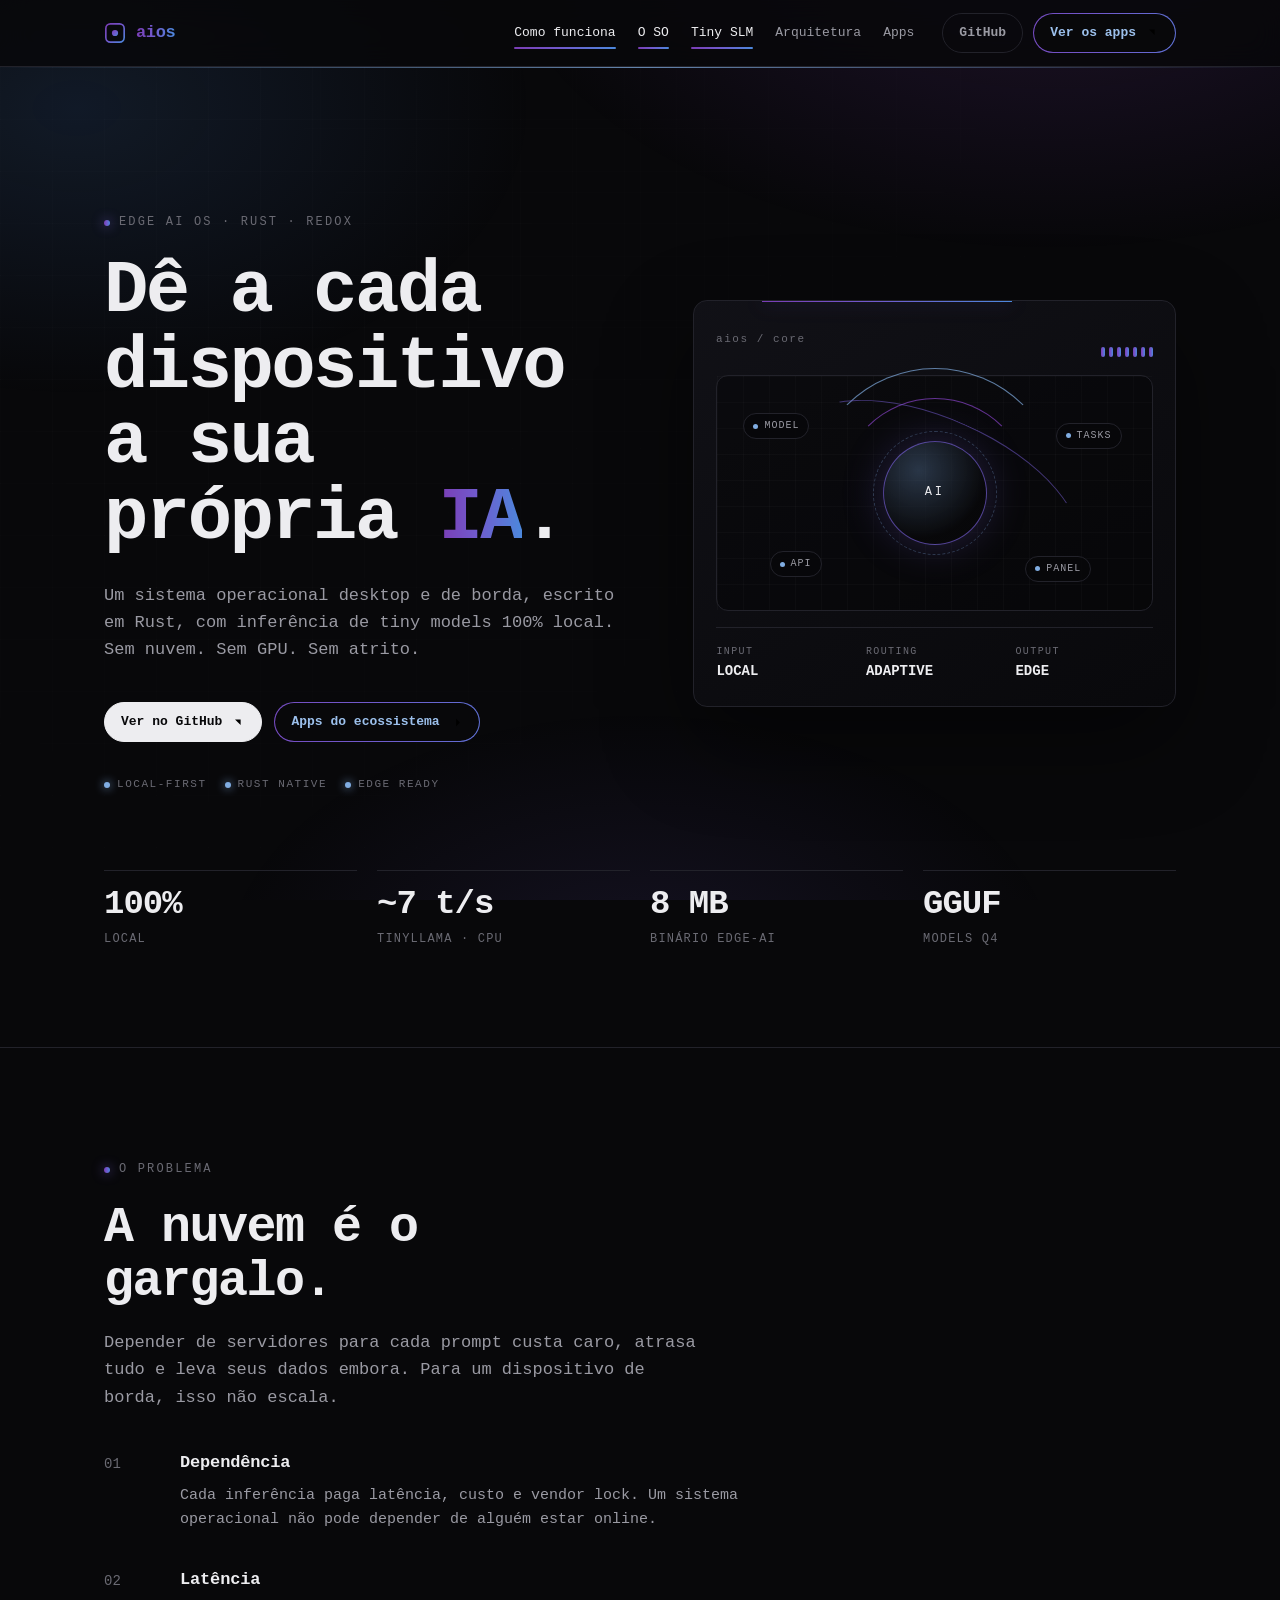
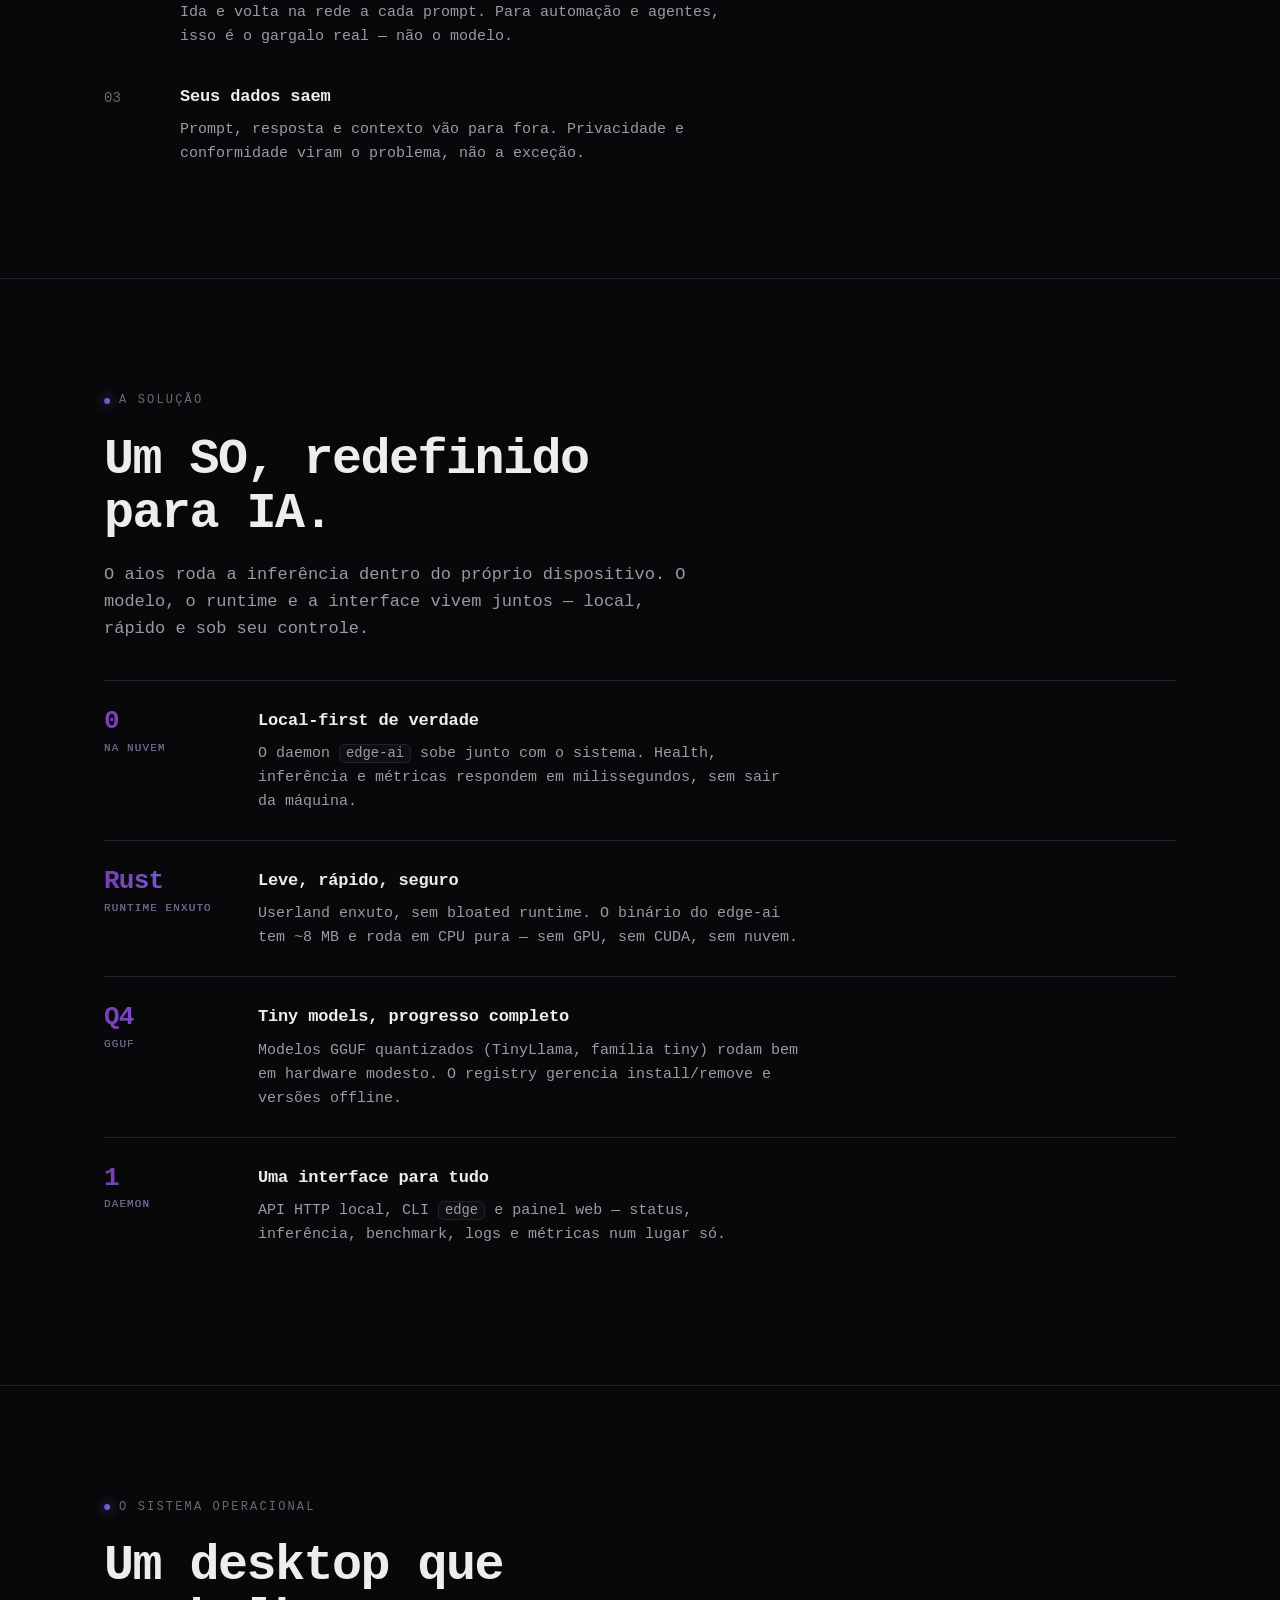
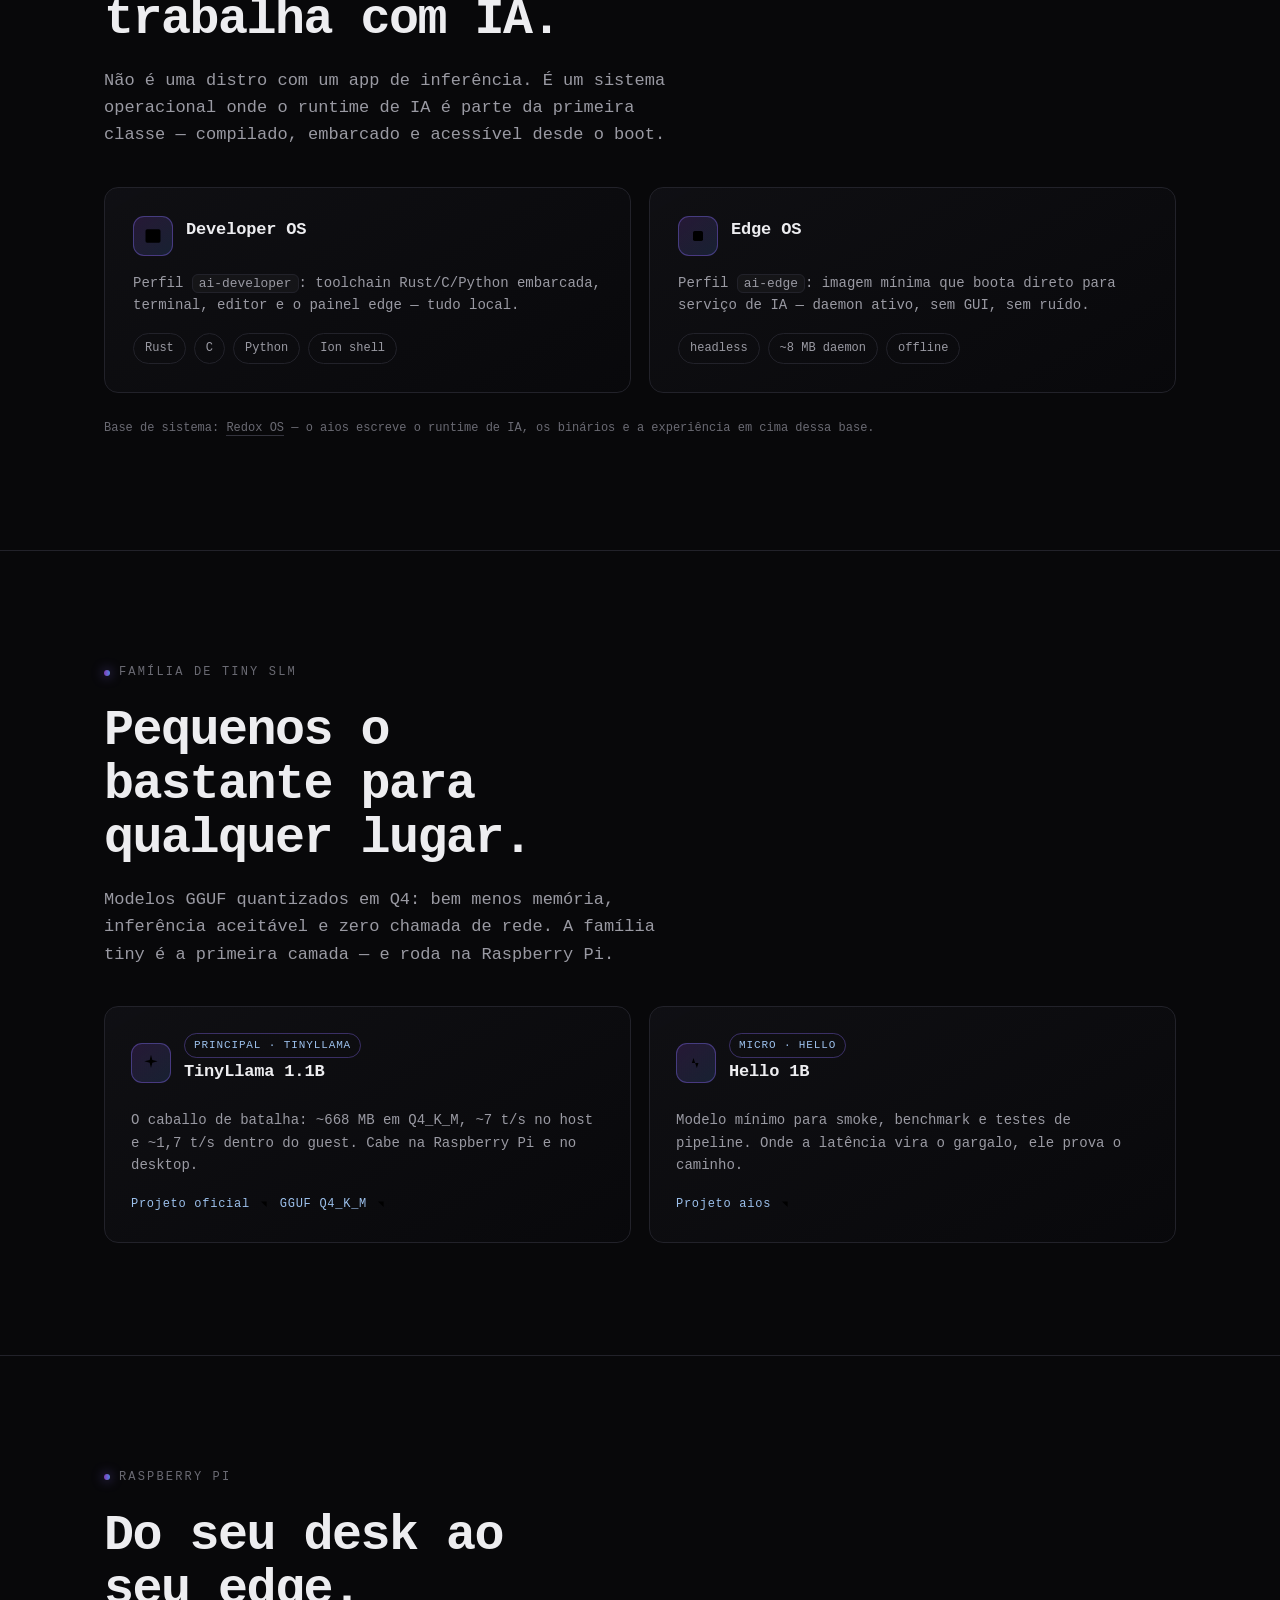
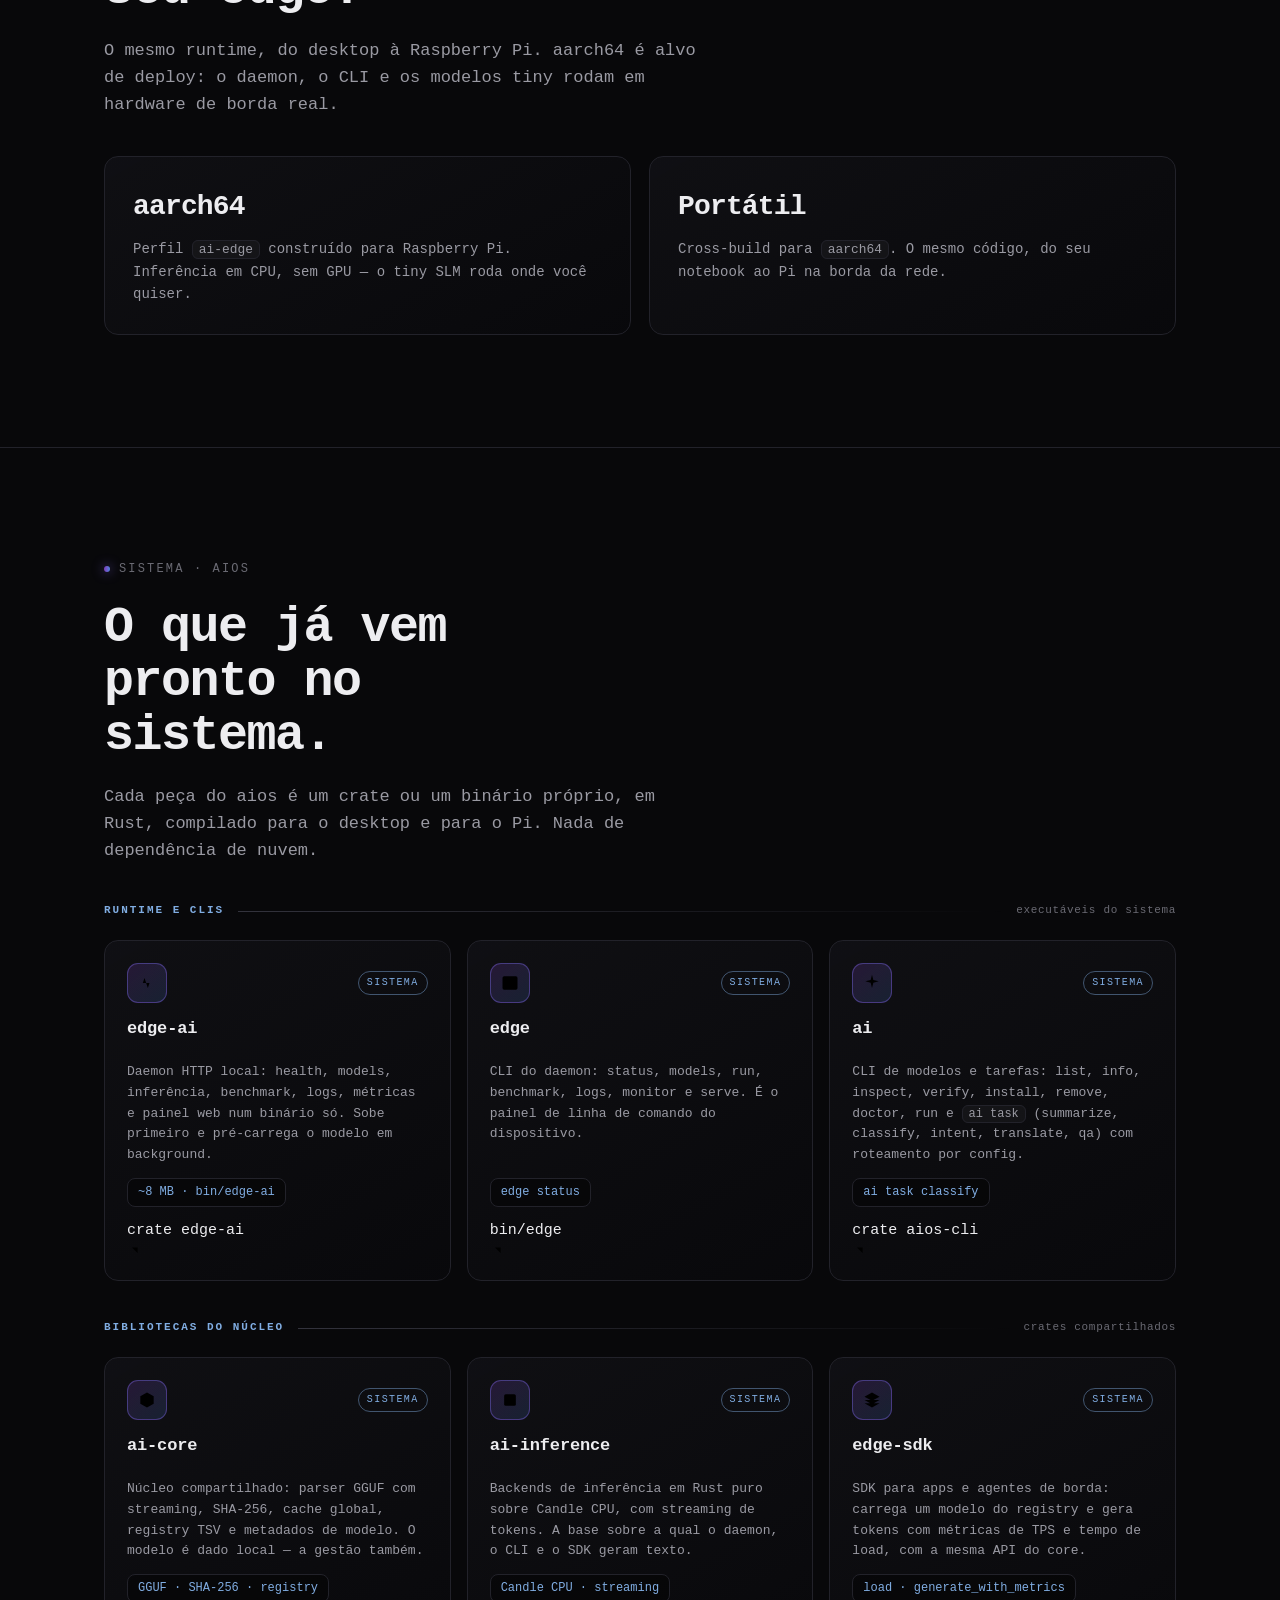
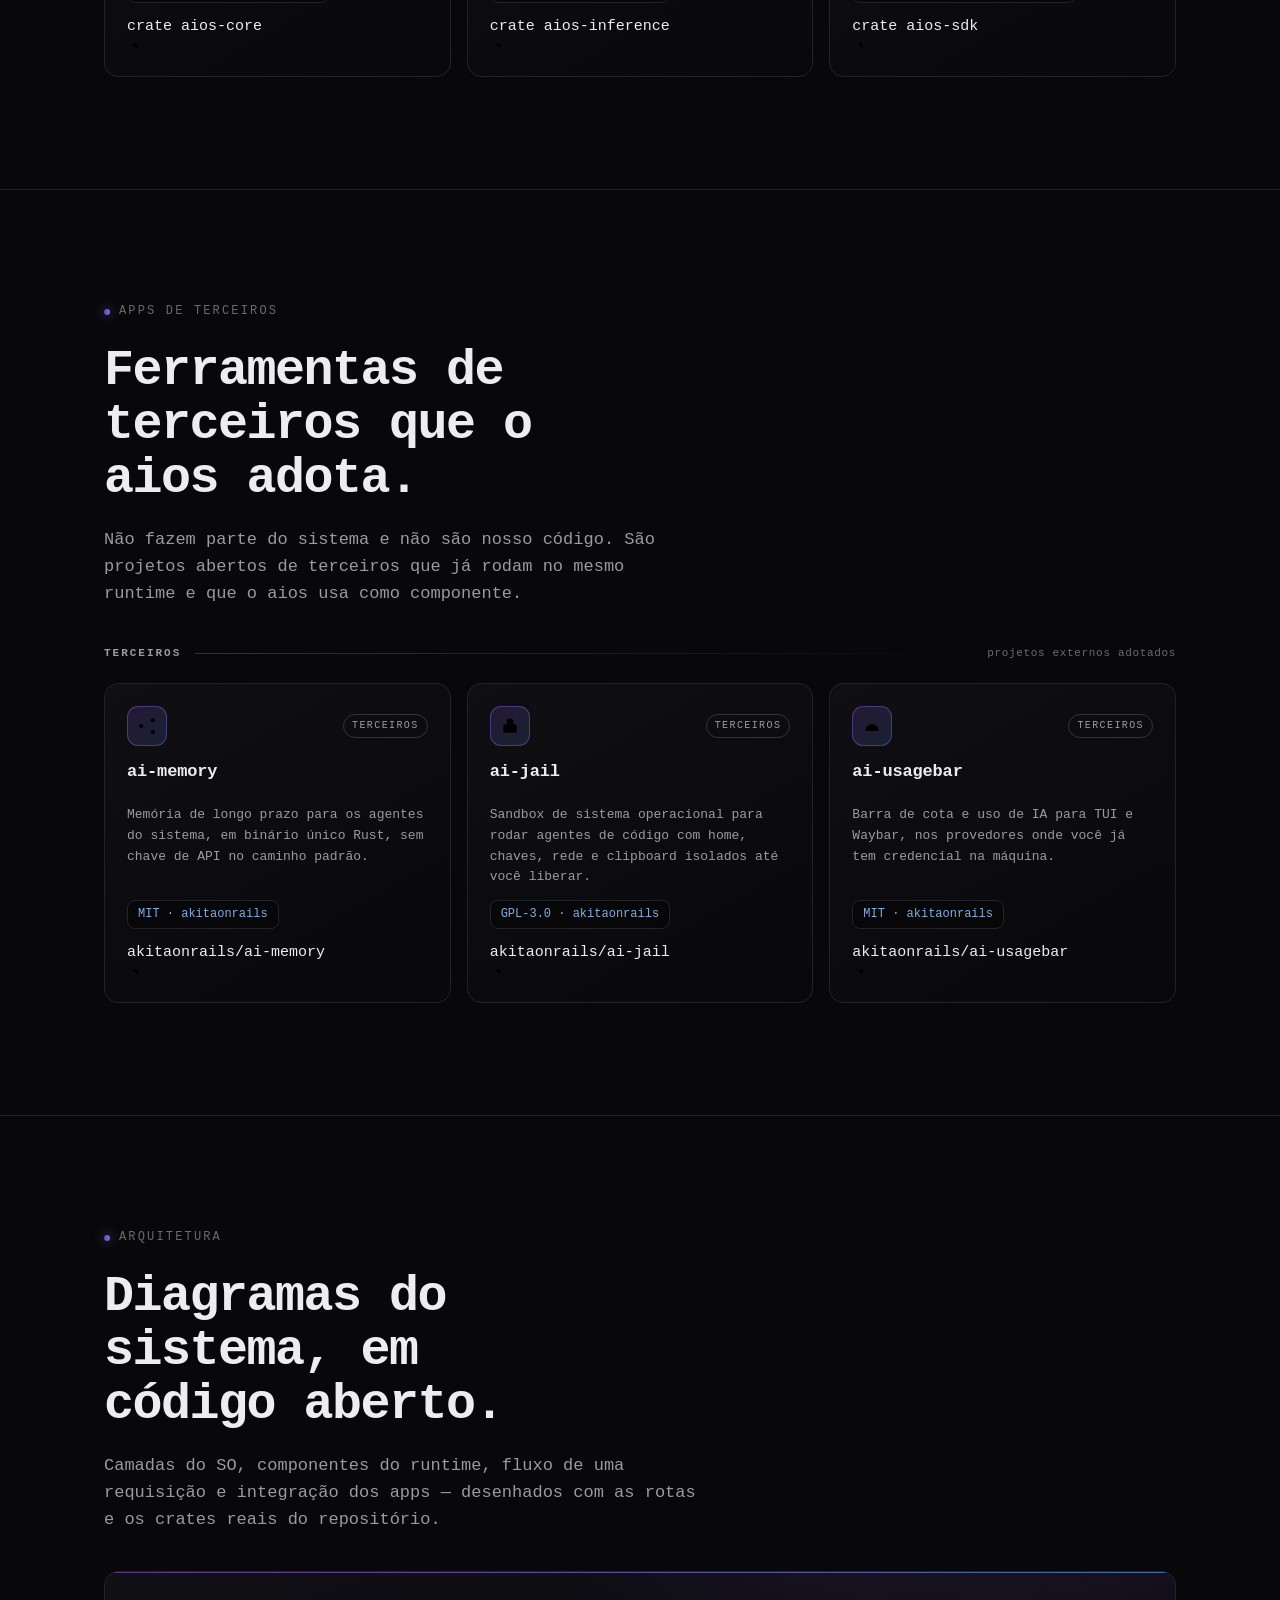
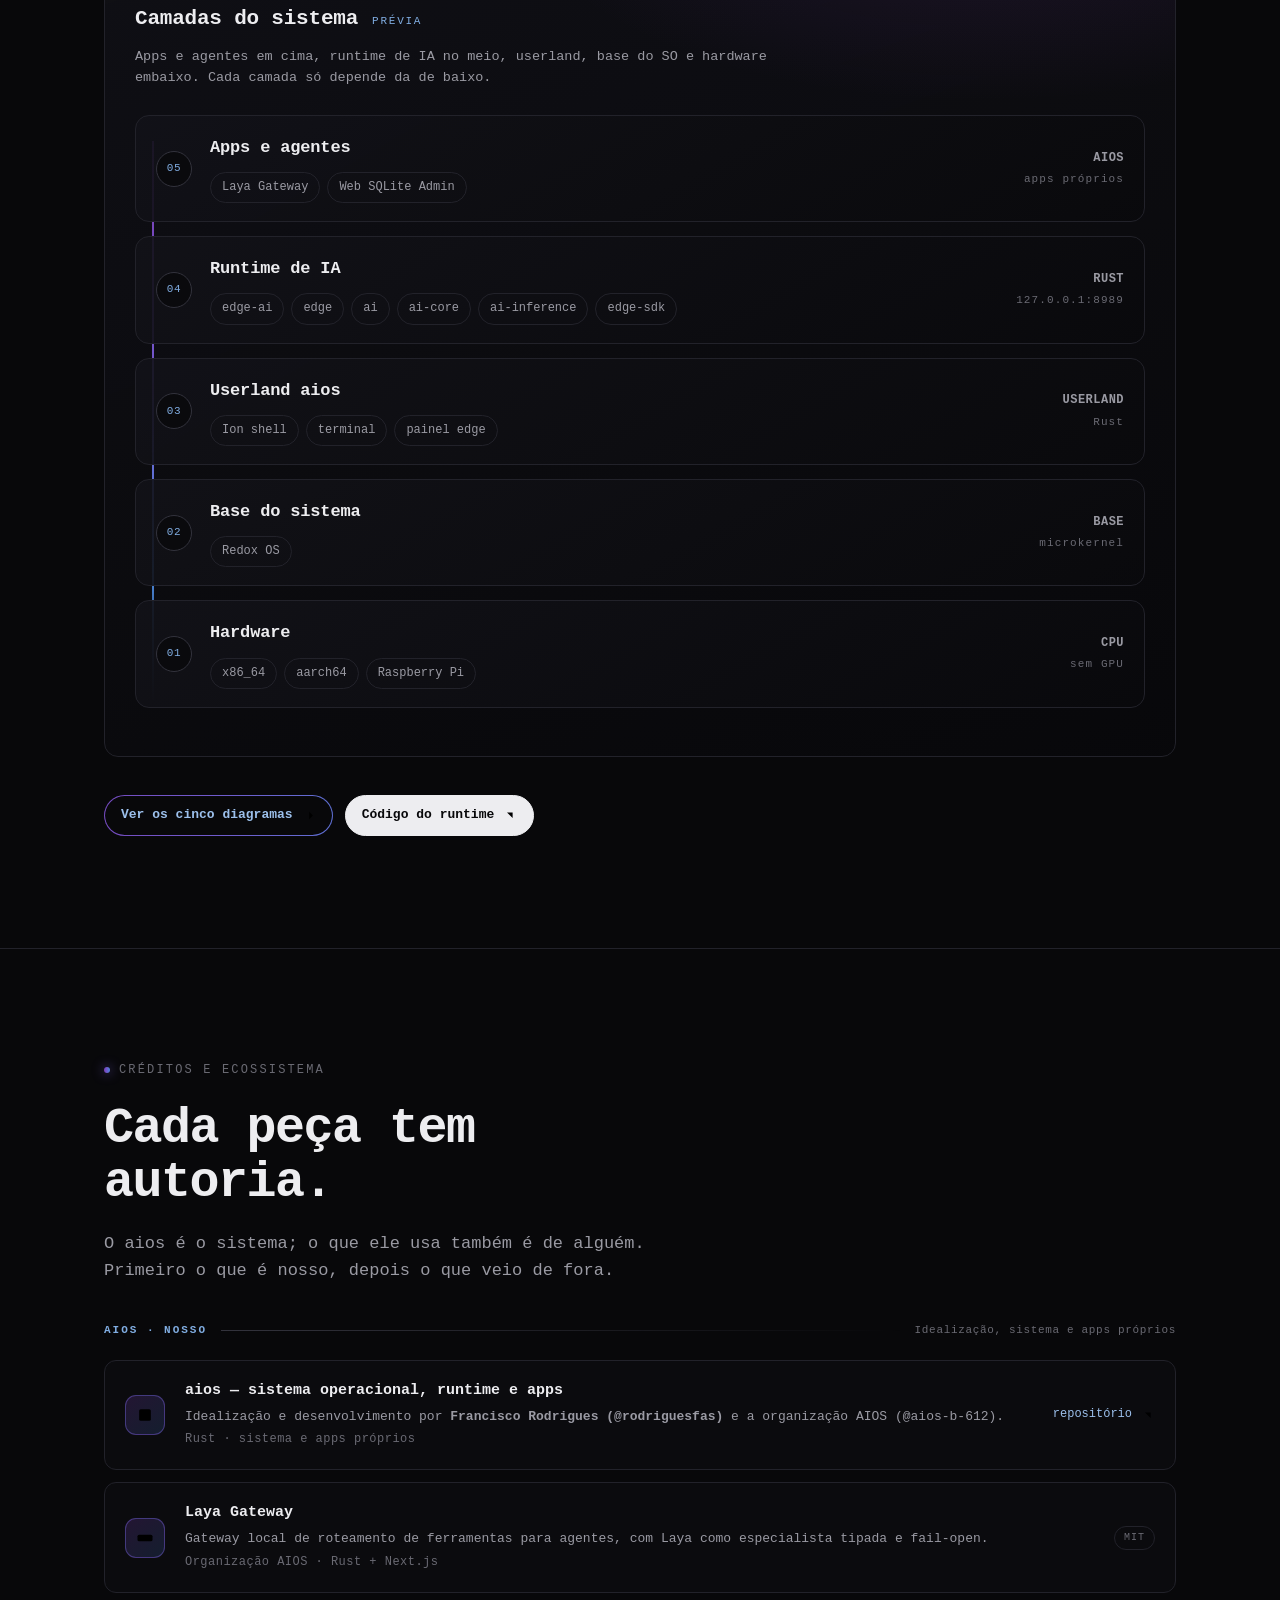
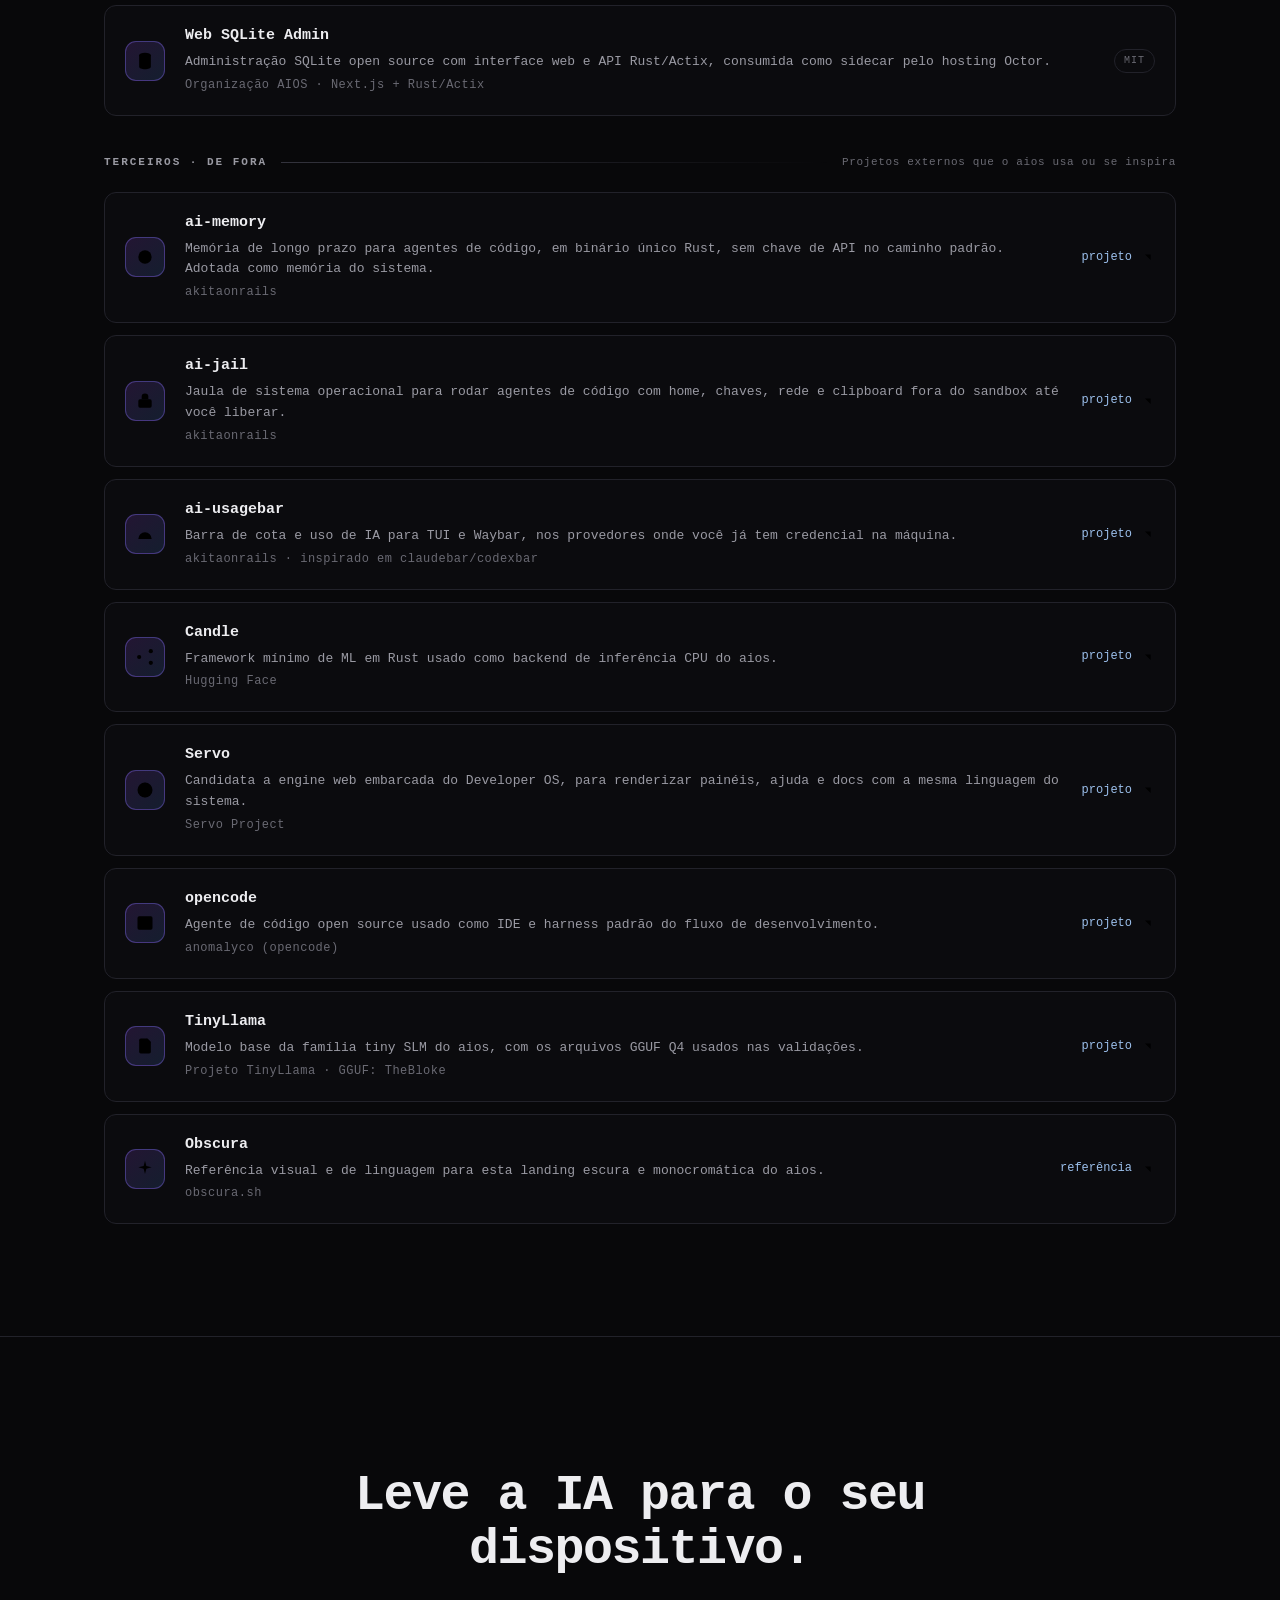
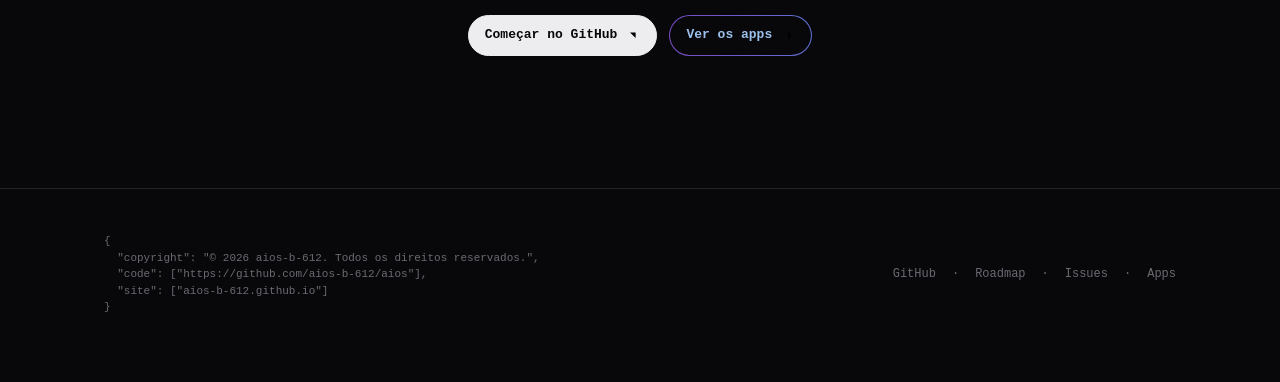
<file: index.html>
<!DOCTYPE html>
<html lang="pt-BR">
<head>
<meta charset="utf-8">
<meta name="viewport" content="width=device-width, initial-scale=1">
<title>aios — o sistema operacional que dá IA ao seu dispositivo</title>
<meta name="description" content="Um sistema operacional desktop e de borda, escrito em Rust, com inferência de tiny models 100% local. Sem nuvem, sem GPU, sem atrito.">
<meta name="theme-color" content="#08080a">
<link rel="icon" href="favicon.svg" type="image/svg+xml">
<link rel="stylesheet" href="styles.css">
<script src="site.js" defer></script>

<style>
  .reveal{animation: card-in .6s ease forwards; animation-delay: .1s}
  .step-node{animation: pulse-slow 4s ease-in-out infinite}
</style>
</head>
<body>

<svg class="svg-sprite" aria-hidden="true" focusable="false">
  <symbol id="icon-arrow-up-right" viewBox="0 0 24 24"><path d="M7 17 17 7M8 7h9v9"/></symbol>
  <symbol id="icon-arrow-right" viewBox="0 0 24 24"><path d="M5 12h14M13 6l6 6-6 6"/></symbol>
  <symbol id="icon-menu" viewBox="0 0 24 24"><path d="M4 7h16M4 12h16M4 17h16"/></symbol>
  <symbol id="icon-close" viewBox="0 0 24 24"><path d="m6 6 12 12M18 6 6 18"/></symbol>
  <symbol id="icon-terminal" viewBox="0 0 24 24"><rect x="3" y="4" width="18" height="16" rx="2"/><path d="m7 9 3 3-3 3M13 15h4"/></symbol>
  <symbol id="icon-chip" viewBox="0 0 24 24"><rect x="6" y="6" width="12" height="12" rx="2"/><path d="M9 9h6v6H9zM9 2v4M15 2v4M9 18v4M15 18v4M2 9h4M2 15h4M18 9h4M18 15h4"/></symbol>
  <symbol id="icon-cpu" viewBox="0 0 24 24"><rect x="5" y="5" width="14" height="14" rx="2"/><rect x="9" y="9" width="6" height="6"/><path d="M9 2v3M15 2v3M9 19v3M15 19v3M2 9h3M2 15h3M19 9h3M19 15h3"/></symbol>
  <symbol id="icon-database" viewBox="0 0 24 24"><ellipse cx="12" cy="5" rx="7" ry="3"/><path d="M5 5v7c0 1.66 3.13 3 7 3s7-1.34 7-3V5M5 12v7c0 1.66 3.13 3 7 3s7-1.34 7-3v-7"/></symbol>
  <symbol id="icon-layers" viewBox="0 0 24 24"><path d="m12 3 9 5-9 5-9-5 9-5Z"/><path d="m3 12 9 5 9-5M3 16l9 5 9-5"/></symbol>
  <symbol id="icon-box" viewBox="0 0 24 24"><path d="m12 3 8 4.5v9L12 21l-8-4.5v-9L12 3Z"/><path d="m4.5 7.8 7.5 4.4 7.5-4.4M12 12.2V21"/></symbol>
  <symbol id="icon-network" viewBox="0 0 24 24"><circle cx="5" cy="12" r="2.5"/><circle cx="19" cy="5" r="2.5"/><circle cx="19" cy="19" r="2.5"/><path d="m7.2 10.8 9.6-4.6M7.2 13.2l9.6 4.6"/></symbol>
  <symbol id="icon-gateway" viewBox="0 0 24 24"><rect x="3" y="8" width="18" height="8" rx="2"/><path d="M7 12h.01M11 12h.01M15 12h.01M19 12h.01M7 8V5M17 8V5M7 16v3M17 16v3"/></symbol>
  <symbol id="icon-pulse" viewBox="0 0 24 24"><path d="M3 12h4l2-6 4 12 2-6h6"/></symbol>
  <symbol id="icon-spark" viewBox="0 0 24 24"><path d="m12 2 1.6 6.4L20 10l-6.4 1.6L12 18l-1.6-6.4L4 10l6.4-1.6L12 2Z"/></symbol>
  <symbol id="icon-shield" viewBox="0 0 24 24"><path d="M12 3 20 6v5c0 5-3.4 8.4-8 10-4.6-1.6-8-5-8-10V6l8-3Z"/><path d="m8.5 12 2.2 2.2 4.8-4.8"/></symbol>
  <symbol id="icon-code" viewBox="0 0 24 24"><path d="m8 9-4 3 4 3M16 9l4 3-4 3M14 5l-4 14"/></symbol>
  <symbol id="icon-memory" viewBox="0 0 24 24"><circle cx="12" cy="12" r="8"/><path d="M9 10h.01M15 10h.01M9.6 14.4c1.5 1.2 3.3 1.2 4.8 0"/></symbol>
  <symbol id="icon-lock" viewBox="0 0 24 24"><rect x="4" y="10" width="16" height="10" rx="2"/><path d="M8 10V7a4 4 0 0 1 8 0v3"/></symbol>
  <symbol id="icon-gauge" viewBox="0 0 24 24"><path d="M4 18a8 8 0 1 1 16 0M12 18l4-6"/></symbol>
  <symbol id="icon-globe" viewBox="0 0 24 24"><circle cx="12" cy="12" r="9"/><path d="M3 12h18M12 3c2.5 2.7 3.8 5.8 3.8 9S14.5 18.3 12 21c-2.5-2.7-3.8-5.8-3.8-9S9.5 5.7 12 3Z"/></symbol>
  <symbol id="icon-doc" viewBox="0 0 24 24"><path d="M9 3h6l4 4v12a2 2 0 0 1-2 2H7a2 2 0 0 1-2-2V5a2 2 0 0 1 2-2h2Z"/><path d="M14 3v5h5M9 13h6M9 17h4"/></symbol>
  <symbol id="icon-github" viewBox="0 0 24 24"><path d="M15 22v-3.9c.04-1-.36-1.7-.82-2.1 2.7-.3 5.53-1.33 5.53-6a4.66 4.66 0 0 0-1.24-3.25 4.34 4.34 0 0 0-.1-3.22s-1.02-.33-3.35 1.27a11.62 11.62 0 0 0-6.1 0C6.5 2.21 5.48 2.54 5.48 2.54a4.34 4.34 0 0 0-.1 3.22A4.66 4.66 0 0 0 4.14 9c0 4.66 2.83 5.69 5.53 6-.33.25-.62.71-.72 1.38-.64.28-2.26.83-3.26-1a1.1 1.1 0 0 0-1.2-.57 1.1 1.1 0 0 0-.63 1.77c1.13 1.93 2.58 2.1 4.14 2.1V22"/></symbol>
</svg>

<header>
  <div class="wrap nav">
    <a class="logo" href="index.html" aria-label="aios, início">
      <svg viewBox="0 0 24 24" fill="none" aria-hidden="true">
        <defs>
          <linearGradient id="logo-grad" x1="0" y1="0" x2="1" y2="1">
            <stop offset="0%" stop-color="#7a3db4"/>
            <stop offset="50%" stop-color="#715acd"/>
            <stop offset="100%" stop-color="#4c88dc"/>
          </linearGradient>
        </defs>
        <rect x="2" y="2" width="20" height="20" rx="5" stroke="url(#logo-grad)" stroke-width="1.8"/>
        <circle cx="12" cy="12" r="3.4" fill="url(#logo-grad)"/>
      </svg>
      <b>aios</b>
    </a>
    <button class="nav-toggle" type="button" aria-expanded="false" aria-controls="nav" aria-label="Abrir menu">
      <svg class="icon"><use href="#icon-menu"></use></svg>
      <svg class="icon icon-close"><use href="#icon-close"></use></svg>
    </button>
    <nav class="navlinks" id="nav" aria-label="Navegação principal">
      <a href="index.html#how">Como funciona</a>
      <a href="index.html#os">O SO</a>
      <a href="index.html#slm">Tiny SLM</a>
      <a href="arquitetura.html">Arquitetura</a>
      <a href="apps.html">Apps</a>
    </nav>
    <div class="navcta">
      <a class="btn btn-ghost" href="https://github.com/aios-b-612/aios" target="_blank" rel="noopener">GitHub</a>
      <a class="btn btn-brand" href="apps.html">Ver os apps <svg class="icon icon-sm"><use href="#icon-arrow-up-right"></use></svg></a>
    </div>
  </div>
</header>

<main id="top">

  <section class="hero">
    <div class="hero-grid"></div>
    <div class="hero-scan"></div>
    <div class="wrap">
      <div class="hero-inner">
        <div class="reveal" style="animation: card-in .6s ease forwards; animation-delay: .1s">
          <div class="eyebrow">Edge AI OS · Rust · Redox</div>
          <h1>Dê a cada dispositivo a sua própria <span class="grad-text">IA</span>.</h1>
          <p class="lead">Um sistema operacional desktop e de borda, escrito em Rust, com inferência de tiny models 100% local. Sem nuvem. Sem GPU. Sem atrito.</p>
          <div class="hero-cta">
            <a class="btn btn-primary" href="https://github.com/aios-b-612/aios" target="_blank" rel="noopener">Ver no GitHub <svg class="icon icon-sm"><use href="#icon-arrow-up-right"></use></svg></a>
            <a class="btn btn-brand" href="apps.html">Apps do ecossistema <svg class="icon icon-sm"><use href="#icon-arrow-right"></use></svg></a>
          </div>
          <div class="hero-signals">
            <span><i class="dot-live"></i>LOCAL-FIRST</span>
            <span><i class="dot-live"></i>RUST NATIVE</span>
            <span><i class="dot-live"></i>EDGE READY</span>
          </div>
        </div>
        <div class="core-panel reveal" aria-label="Visualização do runtime local do aios">
          <div class="panel-top"><span>aios / core</span><span class="bars"><i></i><i></i><i></i><i></i><i></i><i></i><i></i></span></div>
          <div class="core-stage">
            <div class="stage-grid"></div>
            <div class="core-orbit"></div>
            <div class="core-orbit two"></div>
            <div class="core-orbit three"></div>
            <div class="core-node"><span>AI</span></div>
            <span class="core-tag t1"><i></i>MODEL</span>
            <span class="core-tag t2"><i></i>TASKS</span>
            <span class="core-tag t3"><i></i>API</span>
            <span class="core-tag t4"><i></i>PANEL</span>
          </div>
          <div class="panel-foot">
            <div><small>INPUT</small><b>LOCAL</b></div>
            <div><small>ROUTING</small><b>ADAPTIVE</b></div>
            <div><small>OUTPUT</small><b>EDGE</b></div>
          </div>
        </div>
      </div>
      <div class="stats">
        <div class="stat reveal"><b>100%</b><span>Local</span></div>
        <div class="stat reveal"><b>~7 t/s</b><span>TinyLlama · CPU</span></div>
        <div class="stat reveal"><b>8 MB</b><span>Binário edge-ai</span></div>
        <div class="stat reveal"><b>GGUF</b><span>Models Q4</span></div>
      </div>
    </div>
  </section>

  <section id="problem">
    <div class="wrap">
      <div class="eyebrow">O problema</div>
      <h2>A nuvem é o gargalo.</h2>
      <p class="lead">Depender de servidores para cada prompt custa caro, atrasa tudo e leva seus dados embora. Para um dispositivo de borda, isso não escala.</p>
      <div class="steps">
        <div class="step reveal">
          <div class="n">01</div>
          <div>
            <h3>Dependência</h3>
            <p>Cada inferência paga latência, custo e vendor lock. Um sistema operacional não pode depender de alguém estar online.</p>
          </div>
        </div>
        <div class="step reveal">
          <div class="n">02</div>
          <div>
            <h3>Latência</h3>
            <p>Ida e volta na rede a cada prompt. Para automação e agentes, isso é o gargalo real — não o modelo.</p>
          </div>
        </div>
        <div class="step reveal">
          <div class="n">03</div>
          <div>
            <h3>Seus dados saem</h3>
            <p>Prompt, resposta e contexto vão para fora. Privacidade e conformidade viram o problema, não a exceção.</p>
          </div>
        </div>
      </div>
    </div>
  </section>

  <section id="how">
    <div class="wrap">
      <div class="eyebrow">A solução</div>
      <h2>Um SO, redefinido para IA.</h2>
      <p class="lead">O aios roda a inferência dentro do próprio dispositivo. O modelo, o runtime e a interface vivem juntos — local, rápido e sob seu controle.</p>
      <div class="feature reveal">
        <div class="metric">0<small>Na nuvem</small></div>
        <div>
          <h3>Local-first de verdade</h3>
          <p>O daemon <code>edge-ai</code> sobe junto com o sistema. Health, inferência e métricas respondem em milissegundos, sem sair da máquina.</p>
        </div>
      </div>
      <div class="feature reveal">
        <div class="metric">Rust<small>Runtime enxuto</small></div>
        <div>
          <h3>Leve, rápido, seguro</h3>
          <p>Userland enxuto, sem bloated runtime. O binário do edge-ai tem ~8 MB e roda em CPU pura — sem GPU, sem CUDA, sem nuvem.</p>
        </div>
      </div>
      <div class="feature reveal">
        <div class="metric">Q4<small>GGUF</small></div>
        <div>
          <h3>Tiny models, progresso completo</h3>
          <p>Modelos GGUF quantizados (TinyLlama, família tiny) rodam bem em hardware modesto. O registry gerencia install/remove e versões offline.</p>
        </div>
      </div>
      <div class="feature reveal">
        <div class="metric">1<small>Daemon</small></div>
        <div>
          <h3>Uma interface para tudo</h3>
          <p>API HTTP local, CLI <code>edge</code> e painel web — status, inferência, benchmark, logs e métricas num lugar só.</p>
        </div>
      </div>
    </div>
  </section>

  <section id="os">
    <div class="wrap">
      <div class="eyebrow">O sistema operacional</div>
      <h2>Um desktop que trabalha com IA.</h2>
      <p class="lead">Não é uma distro com um app de inferência. É um sistema operacional onde o runtime de IA é parte da primeira classe — compilado, embarcado e acessível desde o boot.</p>
      <div class="grid2">
        <div class="panel reveal">
          <div class="card-head"><span class="icon-badge"><svg class="icon"><use href="#icon-terminal"></use></svg></span><h3>Developer OS</h3></div>
          <p>Perfil <code>ai-developer</code>: toolchain Rust/C/Python embarcada, terminal, editor e o painel edge — tudo local.</p>
          <div class="chips">
            <span class="chip">Rust</span><span class="chip">C</span><span class="chip">Python</span><span class="chip">Ion shell</span>
          </div>
        </div>
        <div class="panel reveal">
          <div class="card-head"><span class="icon-badge"><svg class="icon"><use href="#icon-chip"></use></svg></span><h3>Edge OS</h3></div>
          <p>Perfil <code>ai-edge</code>: imagem mínima que boota direto para serviço de IA — daemon ativo, sem GUI, sem ruído.</p>
          <div class="chips">
            <span class="chip">headless</span><span class="chip">~8 MB daemon</span><span class="chip">offline</span>
          </div>
        </div>
      </div>
      <p class="base-note reveal">Base de sistema: <a href="https://redox-os.org" target="_blank" rel="noopener">Redox OS</a> — o aios escreve o runtime de IA, os binários e a experiência em cima dessa base.</p>
    </div>
  </section>

  <section id="slm">
    <div class="wrap">
      <div class="eyebrow">Família de tiny SLM</div>
      <h2>Pequenos o bastante para qualquer lugar.</h2>
      <p class="lead">Modelos GGUF quantizados em Q4: bem menos memória, inferência aceitável e zero chamada de rede. A família tiny é a primeira camada — e roda na Raspberry Pi.</p>
      <div class="cards">
        <article class="card reveal">
          <div class="card-head">
            <span class="icon-badge"><svg class="icon"><use href="#icon-spark"></use></svg></span>
            <div><span class="tag">Principal · TinyLlama</span><h3>TinyLlama 1.1B</h3></div>
          </div>
          <p>O caballo de batalha: ~668 MB em Q4_K_M, ~7 t/s no host e ~1,7 t/s dentro do guest. Cabe na Raspberry Pi e no desktop.</p>
          <a class="card-link" href="https://huggingface.co/TinyLlama/TinyLlama-1.1B-Chat-v1.0" target="_blank" rel="noopener">Projeto oficial <svg class="icon icon-sm"><use href="#icon-arrow-up-right"></use></svg></a>
          <a class="card-link" href="https://huggingface.co/TheBloke/TinyLlama-1.1B-Chat-v1.0-GGUF" target="_blank" rel="noopener">GGUF Q4_K_M <svg class="icon icon-sm"><use href="#icon-arrow-up-right"></use></svg></a>
        </article>
        <article class="card reveal">
          <div class="card-head">
            <span class="icon-badge"><svg class="icon"><use href="#icon-pulse"></use></svg></span>
            <div><span class="tag">Micro · Hello</span><h3>Hello 1B</h3></div>
          </div>
          <p>Modelo mínimo para smoke, benchmark e testes de pipeline. Onde a latência vira o gargalo, ele prova o caminho.</p>
          <a class="card-link" href="https://github.com/aios-b-612/aios" target="_blank" rel="noopener">Projeto aios <svg class="icon icon-sm"><use href="#icon-arrow-up-right"></use></svg></a>
        </article>
      </div>
    </div>
  </section>

  <section id="pi">
    <div class="wrap">
      <div class="eyebrow">Raspberry Pi</div>
      <h2>Do seu desk ao seu edge.</h2>
      <p class="lead">O mesmo runtime, do desktop à Raspberry Pi. aarch64 é alvo de deploy: o daemon, o CLI e os modelos tiny rodam em hardware de borda real.</p>
      <div class="grid2">
        <div class="panel reveal">
          <div class="big">aarch64</div>
          <p>Perfil <code>ai-edge</code> construído para Raspberry Pi. Inferência em CPU, sem GPU — o tiny SLM roda onde você quiser.</p>
        </div>
        <div class="panel reveal">
          <div class="big">Portátil</div>
          <p>Cross-build para <code>aarch64</code>. O mesmo código, do seu notebook ao Pi na borda da rede.</p>
        </div>
      </div>
    </div>
  </section></section>

  <section id="system">
    <div class="wrap">
      <div class="eyebrow">Sistema · aios</div>
      <h2>O que já vem pronto no sistema.</h2>
      <p class="lead">Cada peça do aios é um crate ou um binário próprio, em Rust, compilado para o desktop e para o Pi. Nada de dependência de nuvem.</p>

      <div class="group">
        <div class="group-head"><b>Runtime e CLIs</b><i></i><em>executáveis do sistema</em></div>
        <div class="tool-grid">
          <article class="tool reveal">
            <div class="tool-top">
              <span class="icon-badge"><svg class="icon"><use href="#icon-pulse"></use></svg></span>
              <span class="origin origin-sys">Sistema</span>
            </div>
            <h3>edge-ai</h3>
            <p>Daemon HTTP local: health, models, inferência, benchmark, logs, métricas e painel web num binário só. Sobe primeiro e pré-carrega o modelo em background.</p>
            <span class="cmd">~8 MB · bin/edge-ai</span>
            <a class="card-link" href="https://github.com/aios-b-612/aios/tree/main/edge-ai" target="_blank" rel="noopener">crate edge-ai <svg class="icon icon-sm"><use href="#icon-arrow-up-right"></use></svg></a>
          </article>
          <article class="tool reveal">
            <div class="tool-top">
              <span class="icon-badge"><svg class="icon"><use href="#icon-terminal"></use></svg></span>
              <span class="origin origin-sys">Sistema</span>
            </div>
            <h3>edge</h3>
            <p>CLI do daemon: status, models, run, benchmark, logs, monitor e serve. É o painel de linha de comando do dispositivo.</p>
            <span class="cmd">edge status</span>
            <a class="card-link" href="https://github.com/aios-b-612/aios/tree/main/edge-ai" target="_blank" rel="noopener">bin/edge <svg class="icon icon-sm"><use href="#icon-arrow-up-right"></use></svg></a>
          </article>
          <article class="tool reveal">
            <div class="tool-top">
              <span class="icon-badge"><svg class="icon"><use href="#icon-spark"></use></svg></span>
              <span class="origin origin-sys">Sistema</span>
            </div>
            <h3>ai</h3>
            <p>CLI de modelos e tarefas: list, info, inspect, verify, install, remove, doctor, run e <code>ai task</code> (summarize, classify, intent, translate, qa) com roteamento por config.</p>
            <span class="cmd">ai task classify</span>
            <a class="card-link" href="https://github.com/aios-b-612/aios/tree/main/cli/ai" target="_blank" rel="noopener">crate aios-cli <svg class="icon icon-sm"><use href="#icon-arrow-up-right"></use></svg></a>
          </article>
        </div>
      </div>

      <div class="group">
        <div class="group-head"><b>Bibliotecas do núcleo</b><i></i><em>crates compartilhados</em></div>
        <div class="tool-grid">
          <article class="tool reveal">
            <div class="tool-top">
              <span class="icon-badge"><svg class="icon"><use href="#icon-box"></use></svg></span>
              <span class="origin origin-sys">Sistema</span>
            </div>
            <h3>ai-core</h3>
            <p>Núcleo compartilhado: parser GGUF com streaming, SHA-256, cache global, registry TSV e metadados de modelo. O modelo é dado local — a gestão também.</p>
            <span class="cmd">GGUF · SHA-256 · registry</span>
            <a class="card-link" href="https://github.com/aios-b-612/aios/tree/main/ai-core" target="_blank" rel="noopener">crate aios-core <svg class="icon icon-sm"><use href="#icon-arrow-up-right"></use></svg></a>
          </article>
          <article class="tool reveal">
            <div class="tool-top">
              <span class="icon-badge"><svg class="icon"><use href="#icon-cpu"></use></svg></span>
              <span class="origin origin-sys">Sistema</span>
            </div>
            <h3>ai-inference</h3>
            <p>Backends de inferência em Rust puro sobre Candle CPU, com streaming de tokens. A base sobre a qual o daemon, o CLI e o SDK geram texto.</p>
            <span class="cmd">Candle CPU · streaming</span>
            <a class="card-link" href="https://github.com/aios-b-612/aios/tree/main/ai-inference" target="_blank" rel="noopener">crate aios-inference <svg class="icon icon-sm"><use href="#icon-arrow-up-right"></use></svg></a>
          </article>
          <article class="tool reveal">
            <div class="tool-top">
              <span class="icon-badge"><svg class="icon"><use href="#icon-layers"></use></svg></span>
              <span class="origin origin-sys">Sistema</span>
            </div>
            <h3>edge-sdk</h3>
            <p>SDK para apps e agentes de borda: carrega um modelo do registry e gera tokens com métricas de TPS e tempo de load, com a mesma API do core.</p>
            <span class="cmd">load · generate_with_metrics</span>
            <a class="card-link" href="https://github.com/aios-b-612/aios/tree/main/edge-sdk" target="_blank" rel="noopener">crate aios-sdk <svg class="icon icon-sm"><use href="#icon-arrow-up-right"></use></svg></a>
          </article>
        </div>
      </div>
    </div>
  </section>

  <section id="third">
    <div class="wrap">
      <div class="eyebrow">Apps de terceiros</div>
      <h2>Ferramentas de terceiros que o aios adota.</h2>
      <p class="lead">Não fazem parte do sistema e não são nosso código. São projetos abertos de terceiros que já rodam no mesmo runtime e que o aios usa como componente.</p>
      <div class="group third">
        <div class="group-head"><b>Terceiros</b><i></i><em>projetos externos adotados</em></div>
        <div class="tool-grid">
          <article class="tool reveal">
            <div class="tool-top">
              <span class="icon-badge"><svg class="icon"><use href="#icon-network"></use></svg></span>
              <span class="origin origin-3p">Terceiros</span>
            </div>
            <h3>ai-memory</h3>
            <p>Memória de longo prazo para os agentes do sistema, em binário único Rust, sem chave de API no caminho padrão.</p>
            <span class="cmd">MIT · akitaonrails</span>
            <a class="card-link" href="https://github.com/akitaonrails/ai-memory" target="_blank" rel="noopener">akitaonrails/ai-memory <svg class="icon icon-sm"><use href="#icon-arrow-up-right"></use></svg></a>
          </article>
          <article class="tool reveal">
            <div class="tool-top">
              <span class="icon-badge"><svg class="icon"><use href="#icon-lock"></use></svg></span>
              <span class="origin origin-3p">Terceiros</span>
            </div>
            <h3>ai-jail</h3>
            <p>Sandbox de sistema operacional para rodar agentes de código com home, chaves, rede e clipboard isolados até você liberar.</p>
            <span class="cmd">GPL-3.0 · akitaonrails</span>
            <a class="card-link" href="https://github.com/akitaonrails/ai-jail" target="_blank" rel="noopener">akitaonrails/ai-jail <svg class="icon icon-sm"><use href="#icon-arrow-up-right"></use></svg></a>
          </article>
          <article class="tool reveal">
            <div class="tool-top">
              <span class="icon-badge"><svg class="icon"><use href="#icon-gauge"></use></svg></span>
              <span class="origin origin-3p">Terceiros</span>
            </div>
            <h3>ai-usagebar</h3>
            <p>Barra de cota e uso de IA para TUI e Waybar, nos provedores onde você já tem credencial na máquina.</p>
            <span class="cmd">MIT · akitaonrails</span>
            <a class="card-link" href="https://github.com/akitaonrails/ai-usagebar" target="_blank" rel="noopener">akitaonrails/ai-usagebar <svg class="icon icon-sm"><use href="#icon-arrow-up-right"></use></svg></a>
          </article>
        </div>
      </div>
    </div>
  </section>

  <section id="arquitetura">
    <div class="wrap">
      <div class="eyebrow">Arquitetura</div>
      <h2>Diagramas do sistema, em código aberto.</h2>
      <p class="lead">Camadas do SO, componentes do runtime, fluxo de uma requisição e integração dos apps — desenhados com as rotas e os crates reais do repositório.</p>
      <div class="diagram reveal">
        <div class="dg-head">
          <h3>Camadas do sistema</h3>
          <span class="dg-kind">prévia</span>
        </div>
        <p class="dg-sub">Apps e agentes em cima, runtime de IA no meio, userland, base do SO e hardware embaixo. Cada camada só depende da de baixo.</p>
        <div class="layer-stack">
          <article class="layer">
            <span class="layer-num">05</span>
            <div>
              <h3>Apps e agentes</h3>
              <div class="chiprow">
                <span class="chip">Laya Gateway</span>
                <span class="chip">Web SQLite Admin</span>
              </div>
            </div>
            <div class="layer-side"><b>AIOS</b>apps próprios</div>
          </article>
          <article class="layer">
            <span class="layer-num">04</span>
            <div>
              <h3>Runtime de IA</h3>
              <div class="chiprow">
                <span class="chip">edge-ai</span>
                <span class="chip">edge</span>
                <span class="chip">ai</span>
                <span class="chip">ai-core</span>
                <span class="chip">ai-inference</span>
                <span class="chip">edge-sdk</span>
              </div>
            </div>
            <div class="layer-side"><b>RUST</b>127.0.0.1:8989</div>
          </article>
          <article class="layer">
            <span class="layer-num">03</span>
            <div>
              <h3>Userland aios</h3>
              <div class="chiprow">
                <span class="chip">Ion shell</span>
                <span class="chip">terminal</span>
                <span class="chip">painel edge</span>
              </div>
            </div>
            <div class="layer-side"><b>USERLAND</b>Rust</div>
          </article>
          <article class="layer">
            <span class="layer-num">02</span>
            <div>
              <h3>Base do sistema</h3>
              <div class="chiprow">
                <span class="chip">Redox OS</span>
              </div>
            </div>
            <div class="layer-side"><b>BASE</b>microkernel</div>
          </article>
          <article class="layer">
            <span class="layer-num">01</span>
            <div>
              <h3>Hardware</h3>
              <div class="chiprow">
                <span class="chip">x86_64</span>
                <span class="chip">aarch64</span>
                <span class="chip">Raspberry Pi</span>
              </div>
            </div>
            <div class="layer-side"><b>CPU</b>sem GPU</div>
          </article>
        </div>
      </div>
      <div class="hero-cta reveal">
        <a class="btn btn-brand" href="arquitetura.html">Ver os cinco diagramas <svg class="icon icon-sm"><use href="#icon-arrow-right"></use></svg></a>
        <a class="btn btn-primary" href="https://github.com/aios-b-612/aios/tree/main/edge-ai" target="_blank" rel="noopener">Código do runtime <svg class="icon icon-sm"><use href="#icon-arrow-up-right"></use></svg></a>
      </div>
    </div>
  </section>

  <section id="credits">
    <div class="wrap">
      <div class="eyebrow">Créditos e ecossistema</div>
      <h2>Cada peça tem autoria.</h2>
      <p class="lead">O aios é o sistema; o que ele usa também é de alguém. Primeiro o que é nosso, depois o que veio de fora.</p>

      <div class="group">
        <div class="group-head"><b>aios · nosso</b><i></i><em>Idealização, sistema e apps próprios</em></div>
        <div class="credits">
          <div class="credit reveal">
            <span class="icon-badge"><svg class="icon"><use href="#icon-cpu"></use></svg></span>
            <div>
              <b>aios — sistema operacional, runtime e apps</b>
              <p>Idealização e desenvolvimento por <strong>Francisco Rodrigues (@rodriguesfas)</strong> e a organização AIOS (@aios-b-612).</p>
              <span class="who">Rust · sistema e apps próprios</span>
            </div>
            <a class="out" href="https://github.com/aios-b-612/aios" target="_blank" rel="noopener">repositório <svg class="icon icon-sm"><use href="#icon-arrow-up-right"></use></svg></a>
          </div>
          <div class="credit reveal">
            <span class="icon-badge"><svg class="icon"><use href="#icon-gateway"></use></svg></span>
            <div>
              <b>Laya Gateway</b>
              <p>Gateway local de roteamento de ferramentas para agentes, com Laya como especialista tipada e fail-open.</p>
              <span class="who">Organização AIOS · Rust + Next.js</span>
            </div>
            <span class="lic">MIT</span>
          </div>
          <div class="credit reveal">
            <span class="icon-badge"><svg class="icon"><use href="#icon-database"></use></svg></span>
            <div>
              <b>Web SQLite Admin</b>
              <p>Administração SQLite open source com interface web e API Rust/Actix, consumida como sidecar pelo hosting Octor.</p>
              <span class="who">Organização AIOS · Next.js + Rust/Actix</span>
            </div>
            <span class="lic">MIT</span>
          </div>
        </div>
      </div>

      <div class="group third">
        <div class="group-head"><b>Terceiros · de fora</b><i></i><em>Projetos externos que o aios usa ou se inspira</em></div>
        <div class="credits">
          <div class="credit reveal">
            <span class="icon-badge"><svg class="icon"><use href="#icon-memory"></use></svg></span>
            <div>
              <b>ai-memory</b>
              <p>Memória de longo prazo para agentes de código, em binário único Rust, sem chave de API no caminho padrão. Adotada como memória do sistema.</p>
              <span class="who">akitaonrails</span>
            </div>
            <a class="out" href="https://github.com/akitaonrails/ai-memory" target="_blank" rel="noopener">projeto <svg class="icon icon-sm"><use href="#icon-arrow-up-right"></use></svg></a>
          </div>
          <div class="credit reveal">
            <span class="icon-badge"><svg class="icon"><use href="#icon-lock"></use></svg></span>
            <div>
              <b>ai-jail</b>
              <p>Jaula de sistema operacional para rodar agentes de código com home, chaves, rede e clipboard fora do sandbox até você liberar.</p>
              <span class="who">akitaonrails</span>
            </div>
            <a class="out" href="https://github.com/akitaonrails/ai-jail" target="_blank" rel="noopener">projeto <svg class="icon icon-sm"><use href="#icon-arrow-up-right"></use></svg></a>
          </div>
          <div class="credit reveal">
            <span class="icon-badge"><svg class="icon"><use href="#icon-gauge"></use></svg></span>
            <div>
              <b>ai-usagebar</b>
              <p>Barra de cota e uso de IA para TUI e Waybar, nos provedores onde você já tem credencial na máquina.</p>
              <span class="who">akitaonrails · inspirado em claudebar/codexbar</span>
            </div>
            <a class="out" href="https://github.com/akitaonrails/ai-usagebar" target="_blank" rel="noopener">projeto <svg class="icon icon-sm"><use href="#icon-arrow-up-right"></use></svg></a>
          </div>
          <div class="credit reveal">
            <span class="icon-badge"><svg class="icon"><use href="#icon-network"></use></svg></span>
            <div>
              <b>Candle</b>
              <p>Framework mínimo de ML em Rust usado como backend de inferência CPU do aios.</p>
              <span class="who">Hugging Face</span>
            </div>
            <a class="out" href="https://github.com/huggingface/candle" target="_blank" rel="noopener">projeto <svg class="icon icon-sm"><use href="#icon-arrow-up-right"></use></svg></a>
          </div>
          <div class="credit reveal">
            <span class="icon-badge"><svg class="icon"><use href="#icon-globe"></use></svg></span>
            <div>
              <b>Servo</b>
              <p>Candidata a engine web embarcada do Developer OS, para renderizar painéis, ajuda e docs com a mesma linguagem do sistema.</p>
              <span class="who">Servo Project</span>
            </div>
            <a class="out" href="https://github.com/servo/servo" target="_blank" rel="noopener">projeto <svg class="icon icon-sm"><use href="#icon-arrow-up-right"></use></svg></a>
          </div>
          <div class="credit reveal">
            <span class="icon-badge"><svg class="icon"><use href="#icon-terminal"></use></svg></span>
            <div>
              <b>opencode</b>
              <p>Agente de código open source usado como IDE e harness padrão do fluxo de desenvolvimento.</p>
              <span class="who">anomalyco (opencode)</span>
            </div>
            <a class="out" href="https://opencode.ai" target="_blank" rel="noopener">projeto <svg class="icon icon-sm"><use href="#icon-arrow-up-right"></use></svg></a>
          </div>
          <div class="credit reveal">
            <span class="icon-badge"><svg class="icon"><use href="#icon-doc"></use></svg></span>
            <div>
              <b>TinyLlama</b>
              <p>Modelo base da família tiny SLM do aios, com os arquivos GGUF Q4 usados nas validações.</p>
              <span class="who">Projeto TinyLlama · GGUF: TheBloke</span>
            </div>
            <a class="out" href="https://huggingface.co/TinyLlama" target="_blank" rel="noopener">projeto <svg class="icon icon-sm"><use href="#icon-arrow-up-right"></use></svg></a>
          </div>
          <div class="credit reveal">
            <span class="icon-badge"><svg class="icon"><use href="#icon-spark"></use></svg></span>
            <div>
              <b>Obscura</b>
              <p>Referência visual e de linguagem para esta landing escura e monocromática do aios.</p>
              <span class="who">obscura.sh</span>
            </div>
            <a class="out" href="https://obscura.sh" target="_blank" rel="noopener">referência <svg class="icon icon-sm"><use href="#icon-arrow-up-right"></use></svg></a>
          </div>
        </div>
      </div>
    </div>
  </section>

  <section class="cta">
    <div class="wrap">
      <h2>Leve a IA para o seu dispositivo.</h2>
      <div class="hero-cta">
        <a class="btn btn-primary" href="https://github.com/aios-b-612/aios" target="_blank" rel="noopener">Começar no GitHub <svg class="icon icon-sm"><use href="#icon-arrow-up-right"></use></svg></a>
        <a class="btn btn-brand" href="apps.html">Ver os apps <svg class="icon icon-sm"><use href="#icon-arrow-right"></use></svg></a>
      </div>
    </div>
  </section>

</main>

<footer>
  <div class="wrap foot">
    <pre>{
  "copyright": "© 2026 aios-b-612. Todos os direitos reservados.",
  "code": ["https://github.com/aios-b-612/aios"],
  "site": ["aios-b-612.github.io"]
}</pre>
    <nav aria-label="Links do rodapé">
      <a href="https://github.com/aios-b-612/aios" target="_blank" rel="noopener">GitHub</a> ·
      <a href="https://github.com/aios-b-612/aios/blob/main/docs/ROADMAP.md" target="_blank" rel="noopener">Roadmap</a> ·
      <a href="https://github.com/aios-b-612/aios/issues" target="_blank" rel="noopener">Issues</a> ·
      <a href="apps.html">Apps</a>
    </nav>
  </div>
</footer>

</body>
</html>
</file>
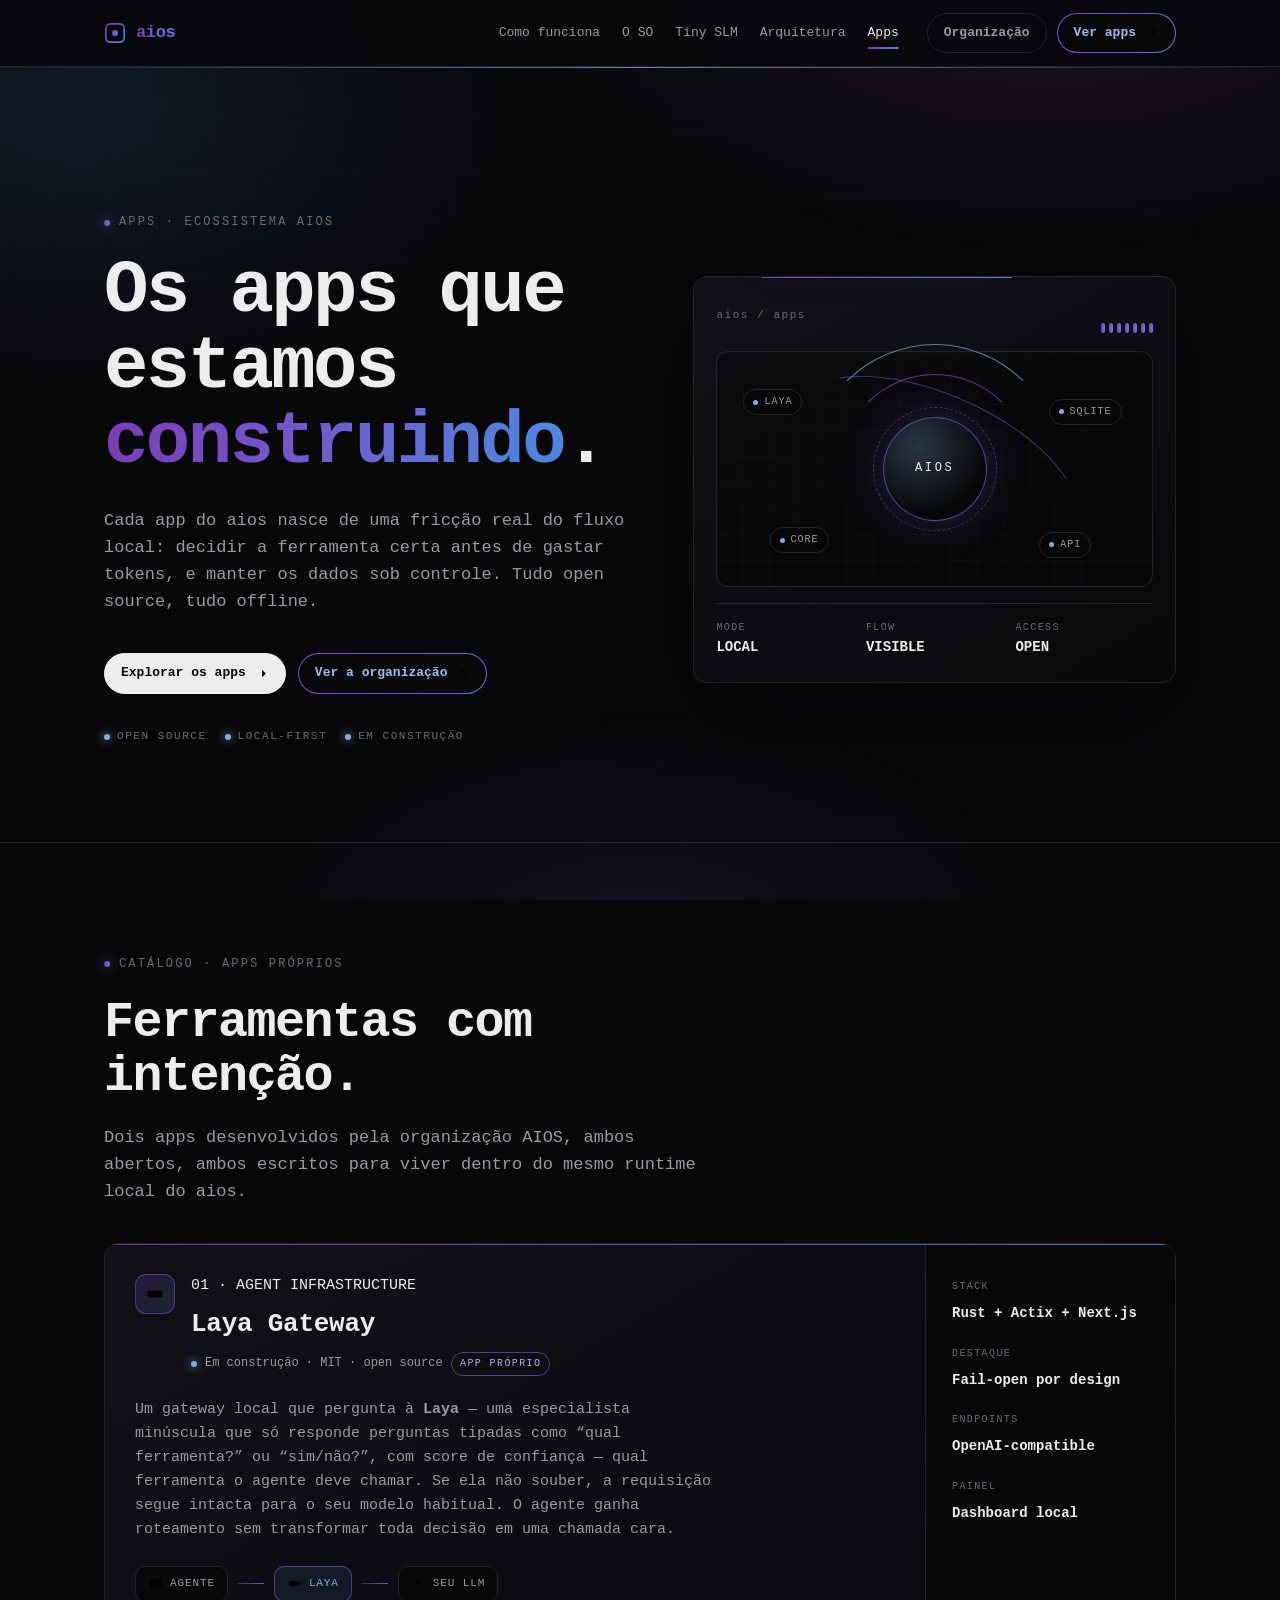
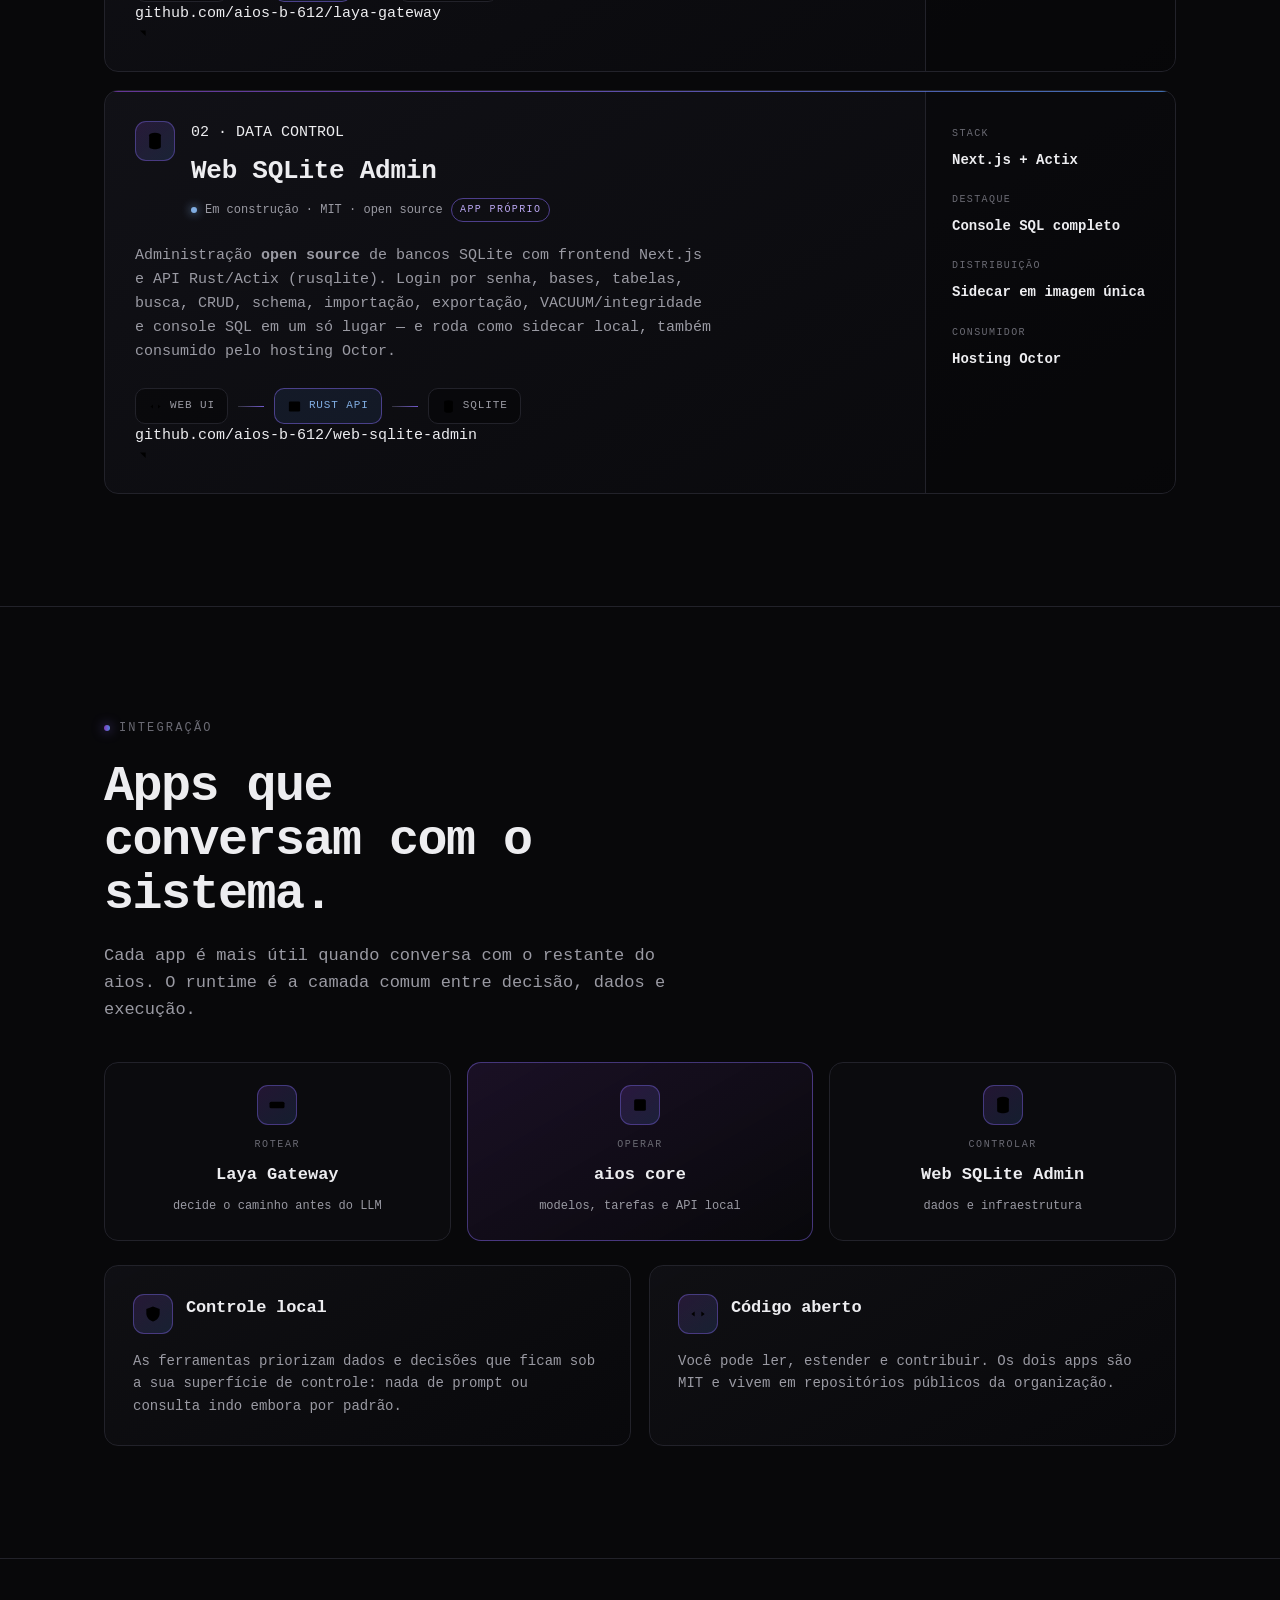
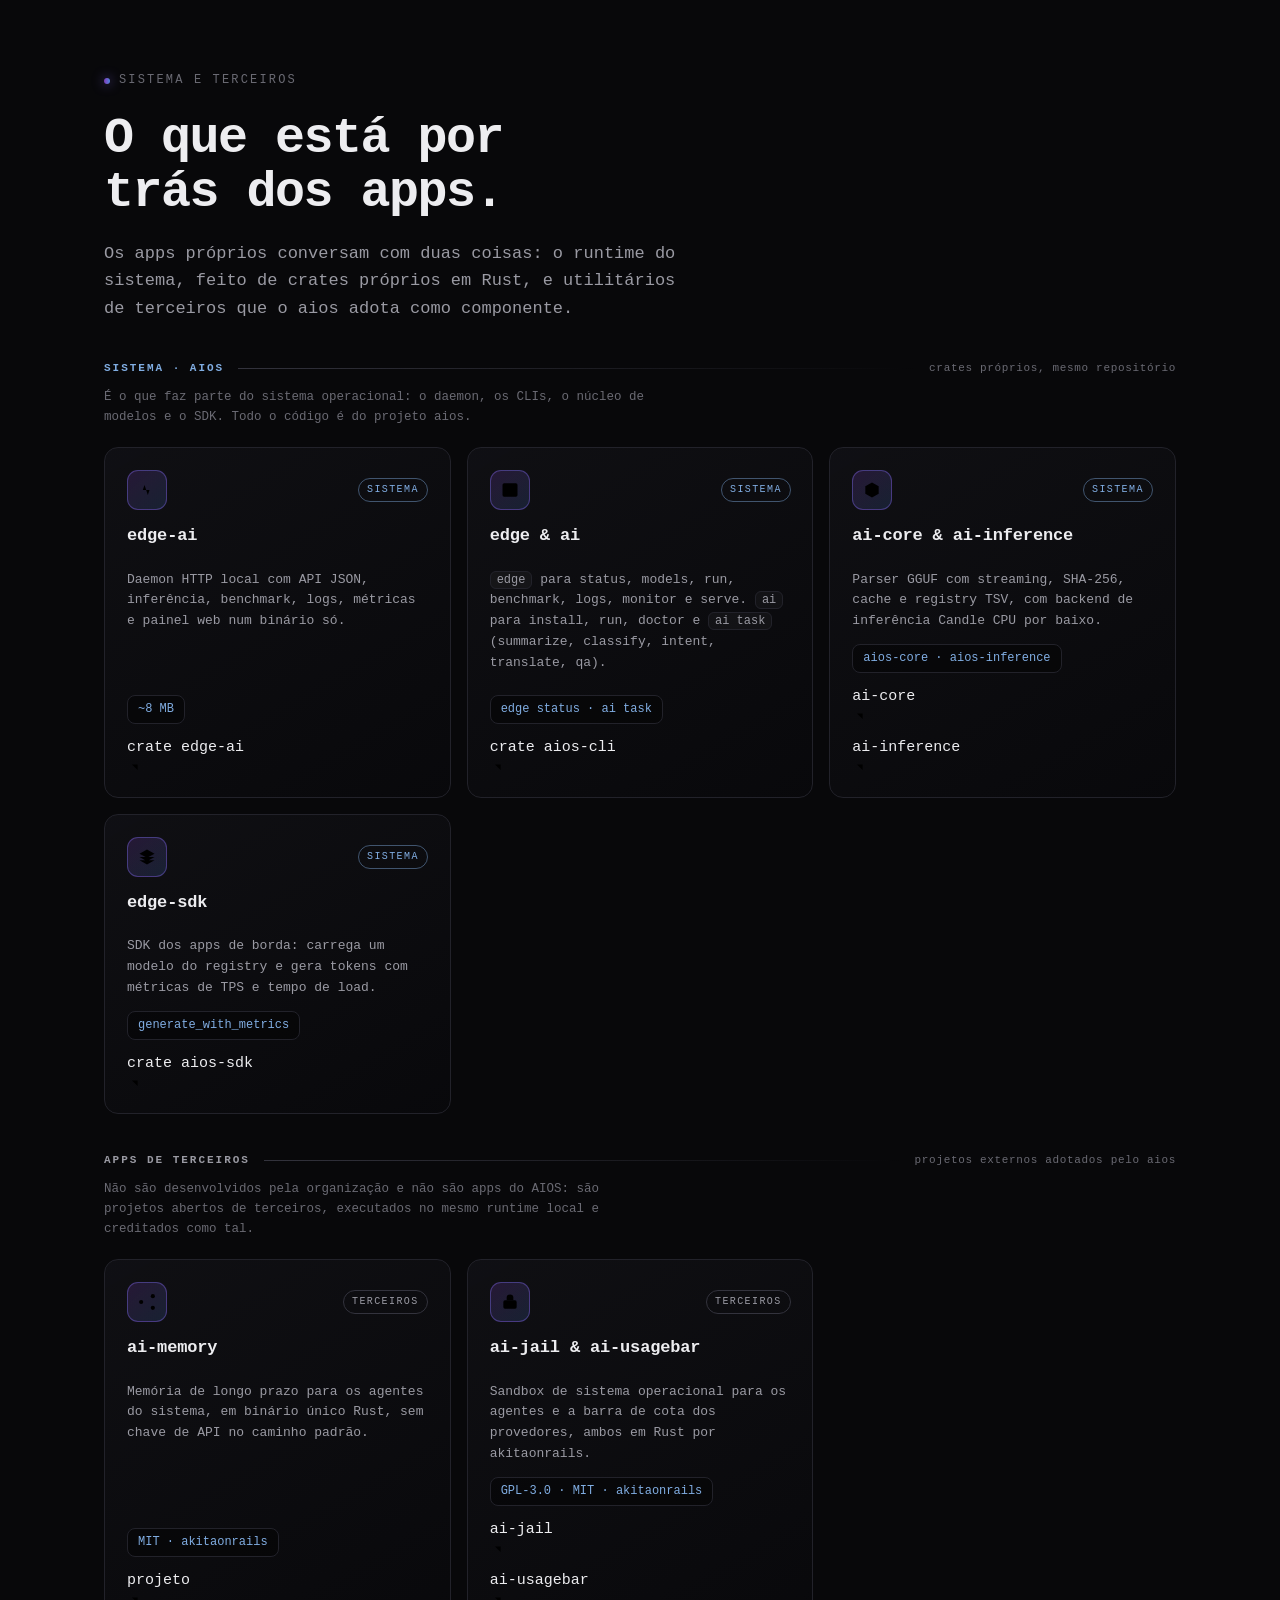
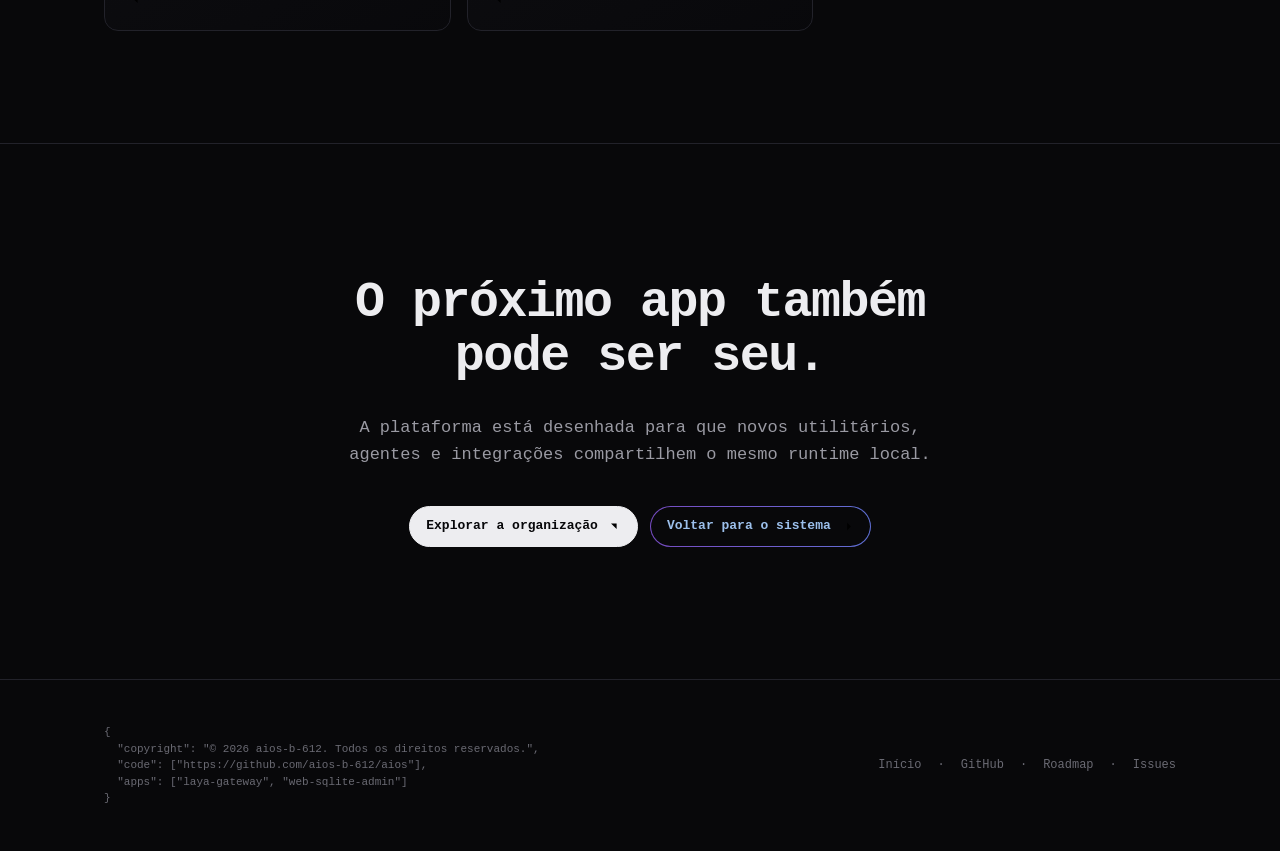
<file: apps.html>
<!DOCTYPE html>
<html lang="pt-BR">
<head>
<meta charset="utf-8">
<meta name="viewport" content="width=device-width, initial-scale=1">
<title>Apps — aios</title>
<meta name="description" content="Os apps que estamos construindo para o aios: Laya Gateway, Web SQLite Admin e as ferramentas nativas do sistema.">
<meta name="theme-color" content="#08080a">
<link rel="icon" href="favicon.svg" type="image/svg+xml">
<link rel="stylesheet" href="styles.css">
<script src="site.js" defer></script>

<style>
  .origin{animation: card-scale .5s ease forwards}
  .step-card{animation: card-in .4s ease forwards}
  .rail-pkt{animation: flow-in 3s ease forwards}
</style>
</head>
<body>

<svg class="svg-sprite" aria-hidden="true" focusable="false">
  <symbol id="icon-arrow-up-right" viewBox="0 0 24 24"><path d="M7 17 17 7M8 7h9v9"/></symbol>
  <symbol id="icon-arrow-right" viewBox="0 0 24 24"><path d="M5 12h14M13 6l6 6-6 6"/></symbol>
  <symbol id="icon-menu" viewBox="0 0 24 24"><path d="M4 7h16M4 12h16M4 17h16"/></symbol>
  <symbol id="icon-close" viewBox="0 0 24 24"><path d="m6 6 12 12M18 6 6 18"/></symbol>
  <symbol id="icon-terminal" viewBox="0 0 24 24"><rect x="3" y="4" width="18" height="16" rx="2"/><path d="m7 9 3 3-3 3M13 15h4"/></symbol>
  <symbol id="icon-chip" viewBox="0 0 24 24"><rect x="6" y="6" width="12" height="12" rx="2"/><path d="M9 9h6v6H9zM9 2v4M15 2v4M9 18v4M15 18v4M2 9h4M2 15h4M18 9h4M18 15h4"/></symbol>
  <symbol id="icon-cpu" viewBox="0 0 24 24"><rect x="5" y="5" width="14" height="14" rx="2"/><rect x="9" y="9" width="6" height="6"/><path d="M9 2v3M15 2v3M9 19v3M15 19v3M2 9h3M2 15h3M19 9h3M19 15h3"/></symbol>
  <symbol id="icon-database" viewBox="0 0 24 24"><ellipse cx="12" cy="5" rx="7" ry="3"/><path d="M5 5v7c0 1.66 3.13 3 7 3s7-1.34 7-3V5M5 12v7c0 1.66 3.13 3 7 3s7-1.34 7-3v-7"/></symbol>
  <symbol id="icon-layers" viewBox="0 0 24 24"><path d="m12 3 9 5-9 5-9-5 9-5Z"/><path d="m3 12 9 5 9-5M3 16l9 5 9-5"/></symbol>
  <symbol id="icon-box" viewBox="0 0 24 24"><path d="m12 3 8 4.5v9L12 21l-8-4.5v-9L12 3Z"/><path d="m4.5 7.8 7.5 4.4 7.5-4.4M12 12.2V21"/></symbol>
  <symbol id="icon-network" viewBox="0 0 24 24"><circle cx="5" cy="12" r="2.5"/><circle cx="19" cy="5" r="2.5"/><circle cx="19" cy="19" r="2.5"/><path d="m7.2 10.8 9.6-4.6M7.2 13.2l9.6 4.6"/></symbol>
  <symbol id="icon-gateway" viewBox="0 0 24 24"><rect x="3" y="8" width="18" height="8" rx="2"/><path d="M7 12h.01M11 12h.01M15 12h.01M19 12h.01M7 8V5M17 8V5M7 16v3M17 16v3"/></symbol>
  <symbol id="icon-pulse" viewBox="0 0 24 24"><path d="M3 12h4l2-6 4 12 2-6h6"/></symbol>
  <symbol id="icon-spark" viewBox="0 0 24 24"><path d="m12 2 1.6 6.4L20 10l-6.4 1.6L12 18l-1.6-6.4L4 10l6.4-1.6L12 2Z"/></symbol>
  <symbol id="icon-shield" viewBox="0 0 24 24"><path d="M12 3 20 6v5c0 5-3.4 8.4-8 10-4.6-1.6-8-5-8-10V6l8-3Z"/><path d="m8.5 12 2.2 2.2 4.8-4.8"/></symbol>
  <symbol id="icon-code" viewBox="0 0 24 24"><path d="m8 9-4 3 4 3M16 9l4 3-4 3M14 5l-4 14"/></symbol>
  <symbol id="icon-memory" viewBox="0 0 24 24"><circle cx="12" cy="12" r="8"/><path d="M9 10h.01M15 10h.01M9.6 14.4c1.5 1.2 3.3 1.2 4.8 0"/></symbol>
  <symbol id="icon-lock" viewBox="0 0 24 24"><rect x="4" y="10" width="16" height="10" rx="2"/><path d="M8 10V7a4 4 0 0 1 8 0v3"/></symbol>
  <symbol id="icon-gauge" viewBox="0 0 24 24"><path d="M4 18a8 8 0 1 1 16 0M12 18l4-6"/></symbol>
  <symbol id="icon-globe" viewBox="0 0 24 24"><circle cx="12" cy="12" r="9"/><path d="M3 12h18M12 3c2.5 2.7 3.8 5.8 3.8 9S14.5 18.3 12 21c-2.5-2.7-3.8-5.8-3.8-9S9.5 5.7 12 3Z"/></symbol>
  <symbol id="icon-doc" viewBox="0 0 24 24"><path d="M9 3h6l4 4v12a2 2 0 0 1-2 2H7a2 2 0 0 1-2-2V5a2 2 0 0 1 2-2h2Z"/><path d="M14 3v5h5M9 13h6M9 17h4"/></symbol>
  <symbol id="icon-github" viewBox="0 0 24 24"><path d="M15 22v-3.9c.04-1-.36-1.7-.82-2.1 2.7-.3 5.53-1.33 5.53-6a4.66 4.66 0 0 0-1.24-3.25 4.34 4.34 0 0 0-.1-3.22s-1.02-.33-3.35 1.27a11.62 11.62 0 0 0-6.1 0C6.5 2.21 5.48 2.54 5.48 2.54a4.34 4.34 0 0 0-.1 3.22A4.66 4.66 0 0 0 4.14 9c0 4.66 2.83 5.69 5.53 6-.33.25-.62.71-.72 1.38-.64.28-2.26.83-3.26-1a1.1 1.1 0 0 0-1.2-.57 1.1 1.1 0 0 0-.63 1.77c1.13 1.93 2.58 2.1 4.14 2.1V22"/></symbol>
</svg>

<header>
  <div class="wrap nav">
    <a class="logo" href="index.html" aria-label="aios, início">
      <svg viewBox="0 0 24 24" fill="none" aria-hidden="true">
        <defs>
          <linearGradient id="logo-grad" x1="0" y1="0" x2="1" y2="1">
            <stop offset="0%" stop-color="#7a3db4"/>
            <stop offset="50%" stop-color="#715acd"/>
            <stop offset="100%" stop-color="#4c88dc"/>
          </linearGradient>
        </defs>
        <rect x="2" y="2" width="20" height="20" rx="5" stroke="url(#logo-grad)" stroke-width="1.8"/>
        <circle cx="12" cy="12" r="3.4" fill="url(#logo-grad)"/>
      </svg>
      <b>aios</b>
    </a>
    <button class="nav-toggle" type="button" aria-expanded="false" aria-controls="nav" aria-label="Abrir menu">
      <svg class="icon"><use href="#icon-menu"></use></svg>
      <svg class="icon icon-close"><use href="#icon-close"></use></svg>
    </button>
    <nav class="navlinks" id="nav" aria-label="Navegação principal">
      <a href="index.html#how">Como funciona</a>
      <a href="index.html#os">O SO</a>
      <a href="index.html#slm">Tiny SLM</a>
      <a href="arquitetura.html">Arquitetura</a>
      <a href="apps.html" aria-current="page">Apps</a>
    </nav>
    <div class="navcta">
      <a class="btn btn-ghost" href="https://github.com/aios-b-612" target="_blank" rel="noopener">Organização</a>
      <a class="btn btn-brand" href="#catalog">Ver apps <svg class="icon icon-sm"><use href="#icon-arrow-right"></use></svg></a>
    </div>
  </div>
</header>

<main id="top">

  <section class="hero">
    <div class="hero-grid"></div>
    <div class="hero-scan"></div>
    <div class="wrap">
      <div class="hero-inner">
        <div class="reveal">
          <div class="eyebrow">Apps · ecossistema aios</div>
          <h1>Os apps que estamos <span class="grad-text">construindo</span>.</h1>
          <p class="lead">Cada app do aios nasce de uma fricção real do fluxo local: decidir a ferramenta certa antes de gastar tokens, e manter os dados sob controle. Tudo open source, tudo offline.</p>
          <div class="hero-cta">
            <a class="btn btn-primary" href="#catalog">Explorar os apps <svg class="icon icon-sm"><use href="#icon-arrow-right"></use></svg></a>
            <a class="btn btn-brand" href="https://github.com/aios-b-612" target="_blank" rel="noopener">Ver a organização <svg class="icon icon-sm"><use href="#icon-arrow-up-right"></use></svg></a>
          </div>
          <div class="hero-signals">
            <span><i class="dot-live"></i>OPEN SOURCE</span>
            <span><i class="dot-live"></i>LOCAL-FIRST</span>
            <span><i class="dot-live"></i>EM CONSTRUÇÃO</span>
          </div>
        </div>
        <div class="core-panel reveal" aria-label="Diagrama de apps conectados ao runtime">
          <div class="panel-top"><span>aios / apps</span><span class="bars"><i></i><i></i><i></i><i></i><i></i><i></i><i></i></span></div>
          <div class="core-stage">
            <div class="stage-grid"></div>
            <div class="core-orbit"></div>
            <div class="core-orbit two"></div>
            <div class="core-orbit three"></div>
            <div class="core-node"><span>AIOS</span></div>
            <span class="core-tag t1"><i></i>LAYA</span>
            <span class="core-tag t2"><i></i>SQLITE</span>
            <span class="core-tag t3"><i></i>CORE</span>
            <span class="core-tag t4"><i></i>API</span>
          </div>
          <div class="panel-foot">
            <div><small>MODE</small><b>LOCAL</b></div>
            <div><small>FLOW</small><b>VISIBLE</b></div>
            <div><small>ACCESS</small><b>OPEN</b></div>
          </div>
        </div>
      </div>
    </div>
  </section>

  <section id="catalog">
    <div class="wrap">
      <div class="eyebrow">Catálogo · apps próprios</div>
      <h2>Ferramentas com intenção.</h2>
      <p class="lead">Dois apps desenvolvidos pela organização AIOS, ambos abertos, ambos escritos para viver dentro do mesmo runtime local do aios.</p>

      <article class="app-card reveal" id="laya-gateway">
        <div class="app-main">
          <div class="app-head">
            <span class="icon-badge"><svg class="icon"><use href="#icon-gateway"></use></svg></span>
            <div>
              <span class="tag">01 · AGENT INFRASTRUCTURE</span>
              <h3>Laya Gateway</h3>
              <p class="app-status"><i></i>Em construção · MIT · open source <span class="origin origin-aios">App próprio</span></p>
            </div>
          </div>
          <p class="app-desc">Um gateway local que pergunta à <strong>Laya</strong> — uma especialista minúscula que só responde perguntas tipadas como “qual ferramenta?” ou “sim/não?”, com score de confiança — qual ferramenta o agente deve chamar. Se ela não souber, a requisição segue intacta para o seu modelo habitual. O agente ganha roteamento sem transformar toda decisão em uma chamada cara.</p>
          <div class="flow" aria-label="Fluxo do Laya Gateway">
            <span class="flow-node"><svg class="icon icon-sm"><use href="#icon-terminal"></use></svg>AGENTE</span>
            <span class="flow-line"></span>
            <span class="flow-node on"><svg class="icon icon-sm"><use href="#icon-gateway"></use></svg>LAYA</span>
            <span class="flow-line"></span>
            <span class="flow-node"><svg class="icon icon-sm"><use href="#icon-spark"></use></svg>SEU LLM</span>
          </div>
          <a class="card-link" href="https://github.com/aios-b-612/laya-gateway" target="_blank" rel="noopener">github.com/aios-b-612/laya-gateway <svg class="icon icon-sm"><use href="#icon-arrow-up-right"></use></svg></a>
        </div>
        <div class="app-side">
          <div><span class="label">STACK</span><b>Rust + Actix + Next.js</b></div>
          <div><span class="label">DESTAQUE</span><b>Fail-open por design</b></div>
          <div><span class="label">ENDPOINTS</span><b>OpenAI-compatible</b></div>
          <div><span class="label">PAINEL</span><b>Dashboard local</b></div>
        </div>
      </article>

      <article class="app-card reveal" id="web-sqlite-admin">
        <div class="app-main">
          <div class="app-head">
            <span class="icon-badge"><svg class="icon"><use href="#icon-database"></use></svg></span>
            <div>
              <span class="tag">02 · DATA CONTROL</span>
              <h3>Web SQLite Admin</h3>
              <p class="app-status"><i></i>Em construção · MIT · open source <span class="origin origin-aios">App próprio</span></p>
            </div>
          </div>
          <p class="app-desc">Administração <strong>open source</strong> de bancos SQLite com frontend Next.js e API Rust/Actix (rusqlite). Login por senha, bases, tabelas, busca, CRUD, schema, importação, exportação, VACUUM/integridade e console SQL em um só lugar — e roda como sidecar local, também consumido pelo hosting Octor.</p>
          <div class="flow" aria-label="Fluxo do Web SQLite Admin">
            <span class="flow-node"><svg class="icon icon-sm"><use href="#icon-code"></use></svg>WEB UI</span>
            <span class="flow-line"></span>
            <span class="flow-node on"><svg class="icon icon-sm"><use href="#icon-terminal"></use></svg>RUST API</span>
            <span class="flow-line"></span>
            <span class="flow-node"><svg class="icon icon-sm"><use href="#icon-database"></use></svg>SQLITE</span>
          </div>
          <a class="card-link" href="https://github.com/aios-b-612/web-sqlite-admin" target="_blank" rel="noopener">github.com/aios-b-612/web-sqlite-admin <svg class="icon icon-sm"><use href="#icon-arrow-up-right"></use></svg></a>
        </div>
        <div class="app-side">
          <div><span class="label">STACK</span><b>Next.js + Actix</b></div>
          <div><span class="label">DESTAQUE</span><b>Console SQL completo</b></div>
          <div><span class="label">DISTRIBUIÇÃO</span><b>Sidecar em imagem única</b></div>
          <div><span class="label">CONSUMIDOR</span><b>Hosting Octor</b></div>
        </div>
      </article>
    </div>
  </section>

  <section id="stack">
    <div class="wrap">
      <div class="eyebrow">Integração</div>
      <h2>Apps que conversam com o sistema.</h2>
      <p class="lead">Cada app é mais útil quando conversa com o restante do aios. O runtime é a camada comum entre decisão, dados e execução.</p>
      <div class="stack-diagram">
        <div class="stack-item reveal">
          <span class="icon-badge"><svg class="icon"><use href="#icon-gateway"></use></svg></span>
          <p class="role">ROTEAR</p>
          <strong>Laya Gateway</strong>
          <small>decide o caminho antes do LLM</small>
        </div>
        <div class="stack-item core reveal">
          <span class="icon-badge"><svg class="icon"><use href="#icon-cpu"></use></svg></span>
          <p class="role">OPERAR</p>
          <strong>aios core</strong>
          <small>modelos, tarefas e API local</small>
        </div>
        <div class="stack-item reveal">
          <span class="icon-badge"><svg class="icon"><use href="#icon-database"></use></svg></span>
          <p class="role">CONTROLAR</p>
          <strong>Web SQLite Admin</strong>
          <small>dados e infraestrutura</small>
        </div>
      </div>
      <div class="grid2">
        <div class="panel reveal">
          <div class="card-head"><span class="icon-badge"><svg class="icon"><use href="#icon-shield"></use></svg></span><h3>Controle local</h3></div>
          <p>As ferramentas priorizam dados e decisões que ficam sob a sua superfície de controle: nada de prompt ou consulta indo embora por padrão.</p>
        </div>
        <div class="panel reveal">
          <div class="card-head"><span class="icon-badge"><svg class="icon"><use href="#icon-code"></use></svg></span><h3>Código aberto</h3></div>
          <p>Você pode ler, estender e contribuir. Os dois apps são MIT e vivem em repositórios públicos da organização.</p>
        </div>
      </div>
    </div>
  </section>

  <section id="native">
    <div class="wrap">
      <div class="eyebrow">Sistema e terceiros</div>
      <h2>O que está por trás dos apps.</h2>
      <p class="lead">Os apps próprios conversam com duas coisas: o runtime do sistema, feito de crates próprios em Rust, e utilitários de terceiros que o aios adota como componente.</p>

      <div class="group">
        <div class="group-head"><b>Sistema · aios</b><i></i><em>crates próprios, mesmo repositório</em></div>
        <p class="group-note">É o que faz parte do sistema operacional: o daemon, os CLIs, o núcleo de modelos e o SDK. Todo o código é do projeto aios.</p>
        <div class="tool-grid">
          <article class="tool reveal">
            <div class="tool-top">
              <span class="icon-badge"><svg class="icon"><use href="#icon-pulse"></use></svg></span>
              <span class="origin origin-sys">Sistema</span>
            </div>
            <h3>edge-ai</h3>
            <p>Daemon HTTP local com API JSON, inferência, benchmark, logs, métricas e painel web num binário só.</p>
            <span class="cmd">~8 MB</span>
            <a class="card-link" href="https://github.com/aios-b-612/aios/tree/main/edge-ai" target="_blank" rel="noopener">crate edge-ai <svg class="icon icon-sm"><use href="#icon-arrow-up-right"></use></svg></a>
          </article>
          <article class="tool reveal">
            <div class="tool-top">
              <span class="icon-badge"><svg class="icon"><use href="#icon-terminal"></use></svg></span>
              <span class="origin origin-sys">Sistema</span>
            </div>
            <h3>edge &amp; ai</h3>
            <p><code>edge</code> para status, models, run, benchmark, logs, monitor e serve. <code>ai</code> para install, run, doctor e <code>ai task</code> (summarize, classify, intent, translate, qa).</p>
            <span class="cmd">edge status · ai task</span>
            <a class="card-link" href="https://github.com/aios-b-612/aios/tree/main/cli/ai" target="_blank" rel="noopener">crate aios-cli <svg class="icon icon-sm"><use href="#icon-arrow-up-right"></use></svg></a>
          </article>
          <article class="tool reveal">
            <div class="tool-top">
              <span class="icon-badge"><svg class="icon"><use href="#icon-box"></use></svg></span>
              <span class="origin origin-sys">Sistema</span>
            </div>
            <h3>ai-core &amp; ai-inference</h3>
            <p>Parser GGUF com streaming, SHA-256, cache e registry TSV, com backend de inferência Candle CPU por baixo.</p>
            <span class="cmd">aios-core · aios-inference</span>
            <a class="card-link" href="https://github.com/aios-b-612/aios/tree/main/ai-core" target="_blank" rel="noopener">ai-core <svg class="icon icon-sm"><use href="#icon-arrow-up-right"></use></svg></a>
            <a class="card-link" href="https://github.com/aios-b-612/aios/tree/main/ai-inference" target="_blank" rel="noopener">ai-inference <svg class="icon icon-sm"><use href="#icon-arrow-up-right"></use></svg></a>
          </article>
          <article class="tool reveal">
            <div class="tool-top">
              <span class="icon-badge"><svg class="icon"><use href="#icon-layers"></use></svg></span>
              <span class="origin origin-sys">Sistema</span>
            </div>
            <h3>edge-sdk</h3>
            <p>SDK dos apps de borda: carrega um modelo do registry e gera tokens com métricas de TPS e tempo de load.</p>
            <span class="cmd">generate_with_metrics</span>
            <a class="card-link" href="https://github.com/aios-b-612/aios/tree/main/edge-sdk" target="_blank" rel="noopener">crate aios-sdk <svg class="icon icon-sm"><use href="#icon-arrow-up-right"></use></svg></a>
          </article>
        </div>
      </div>

      <div class="group third">
        <div class="group-head"><b>Apps de terceiros</b><i></i><em>projetos externos adotados pelo aios</em></div>
        <p class="group-note">Não são desenvolvidos pela organização e não são apps do AIOS: são projetos abertos de terceiros, executados no mesmo runtime local e creditados como tal.</p>
        <div class="tool-grid">
          <article class="tool reveal">
            <div class="tool-top">
              <span class="icon-badge"><svg class="icon"><use href="#icon-network"></use></svg></span>
              <span class="origin origin-3p">Terceiros</span>
            </div>
            <h3>ai-memory</h3>
            <p>Memória de longo prazo para os agentes do sistema, em binário único Rust, sem chave de API no caminho padrão.</p>
            <span class="cmd">MIT · akitaonrails</span>
            <a class="card-link" href="https://github.com/akitaonrails/ai-memory" target="_blank" rel="noopener">projeto <svg class="icon icon-sm"><use href="#icon-arrow-up-right"></use></svg></a>
          </article>
          <article class="tool reveal">
            <div class="tool-top">
              <span class="icon-badge"><svg class="icon"><use href="#icon-lock"></use></svg></span>
              <span class="origin origin-3p">Terceiros</span>
            </div>
            <h3>ai-jail &amp; ai-usagebar</h3>
            <p>Sandbox de sistema operacional para os agentes e a barra de cota dos provedores, ambos em Rust por akitaonrails.</p>
            <span class="cmd">GPL-3.0 · MIT · akitaonrails</span>
            <a class="card-link" href="https://github.com/akitaonrails/ai-jail" target="_blank" rel="noopener">ai-jail <svg class="icon icon-sm"><use href="#icon-arrow-up-right"></use></svg></a>
            <a class="card-link" href="https://github.com/akitaonrails/ai-usagebar" target="_blank" rel="noopener">ai-usagebar <svg class="icon icon-sm"><use href="#icon-arrow-up-right"></use></svg></a>
          </article>
        </div>
      </div>
    </div>
  </section>

  <section class="cta">
    <div class="wrap">
      <h2>O próximo app também pode ser seu.</h2>
      <p class="lead" style="margin:0 auto 30px">A plataforma está desenhada para que novos utilitários, agentes e integrações compartilhem o mesmo runtime local.</p>
      <div class="hero-cta">
        <a class="btn btn-primary" href="https://github.com/aios-b-612" target="_blank" rel="noopener">Explorar a organização <svg class="icon icon-sm"><use href="#icon-arrow-up-right"></use></svg></a>
        <a class="btn btn-brand" href="index.html">Voltar para o sistema <svg class="icon icon-sm"><use href="#icon-arrow-right"></use></svg></a>
      </div>
    </div>
  </section>

</main>

<footer>
  <div class="wrap foot">
    <pre>{
  "copyright": "© 2026 aios-b-612. Todos os direitos reservados.",
  "code": ["https://github.com/aios-b-612/aios"],
  "apps": ["laya-gateway", "web-sqlite-admin"]
}</pre>
    <nav aria-label="Links do rodapé">
      <a href="index.html">Início</a> ·
      <a href="https://github.com/aios-b-612/aios" target="_blank" rel="noopener">GitHub</a> ·
      <a href="https://github.com/aios-b-612/aios/blob/main/docs/ROADMAP.md" target="_blank" rel="noopener">Roadmap</a> ·
      <a href="https://github.com/aios-b-612/aios/issues" target="_blank" rel="noopener">Issues</a>
    </nav>
  </div>
</footer>

</body>
</html>
</file>
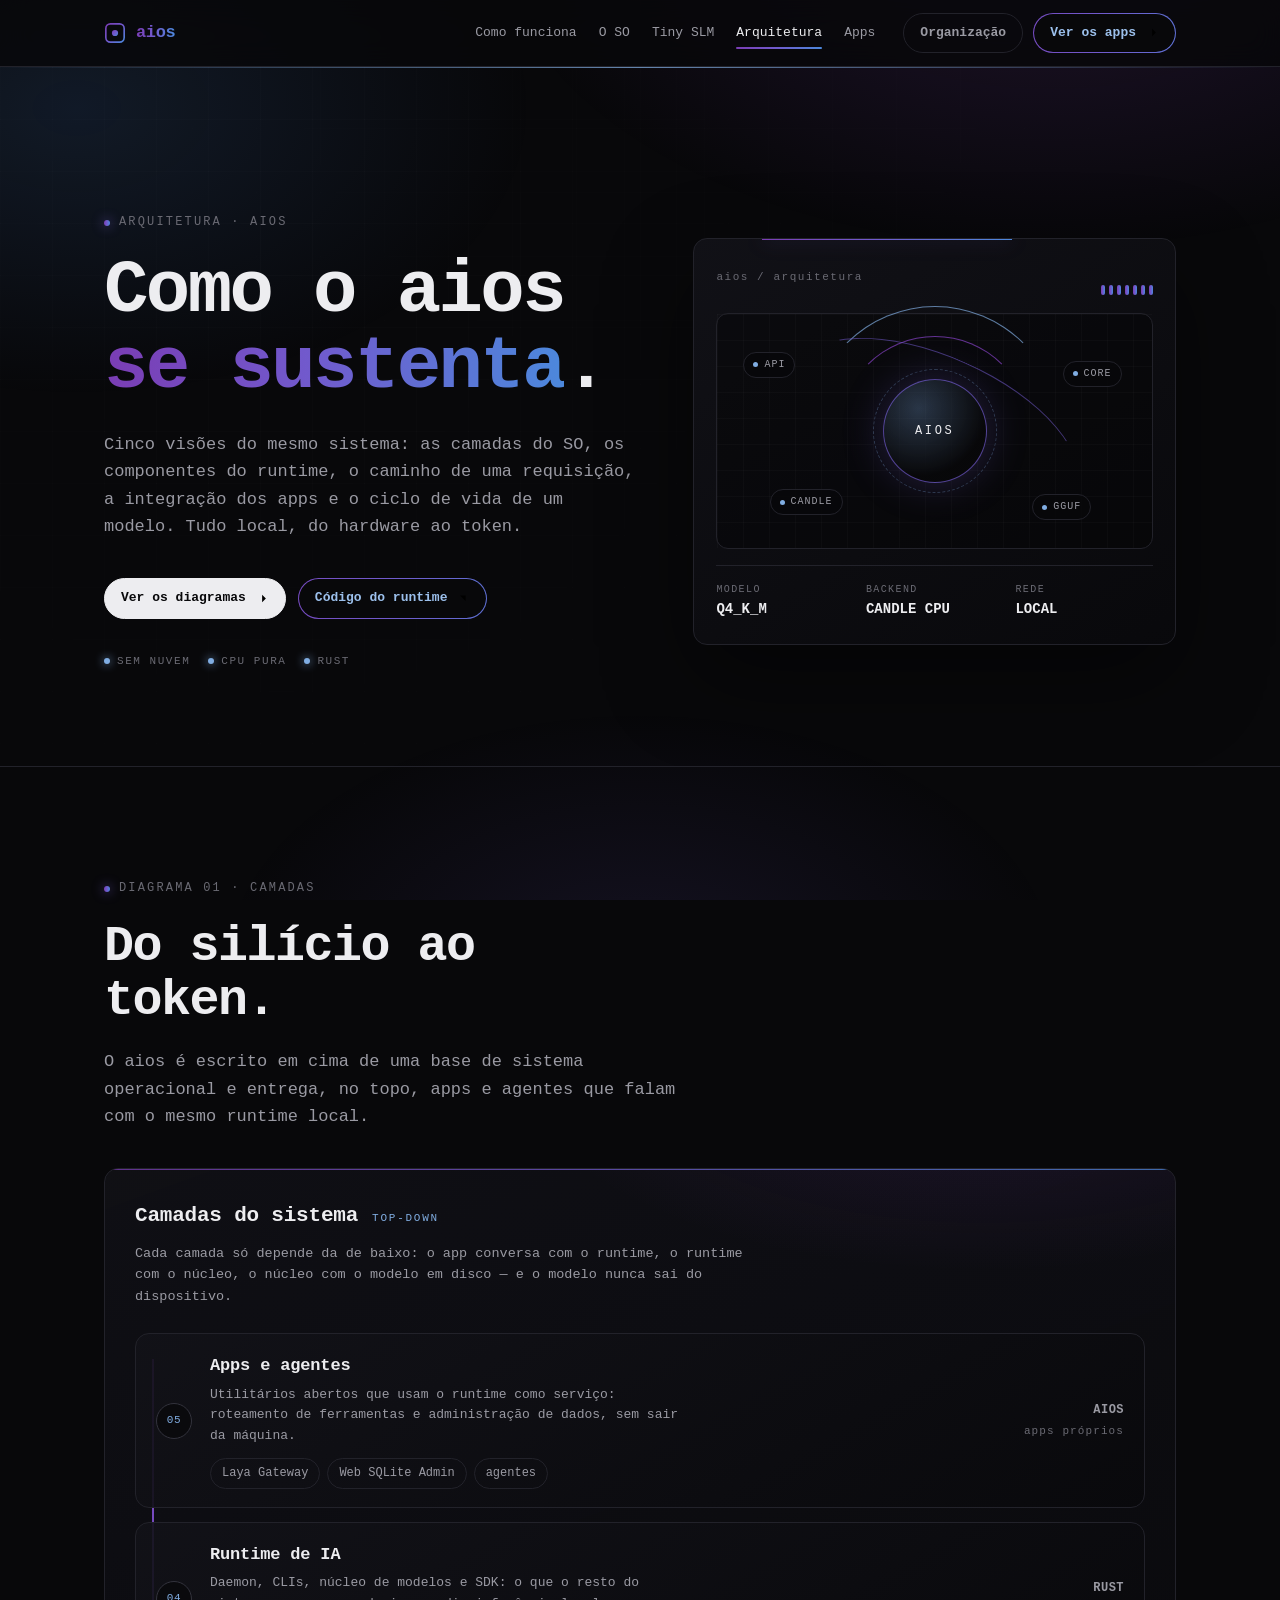
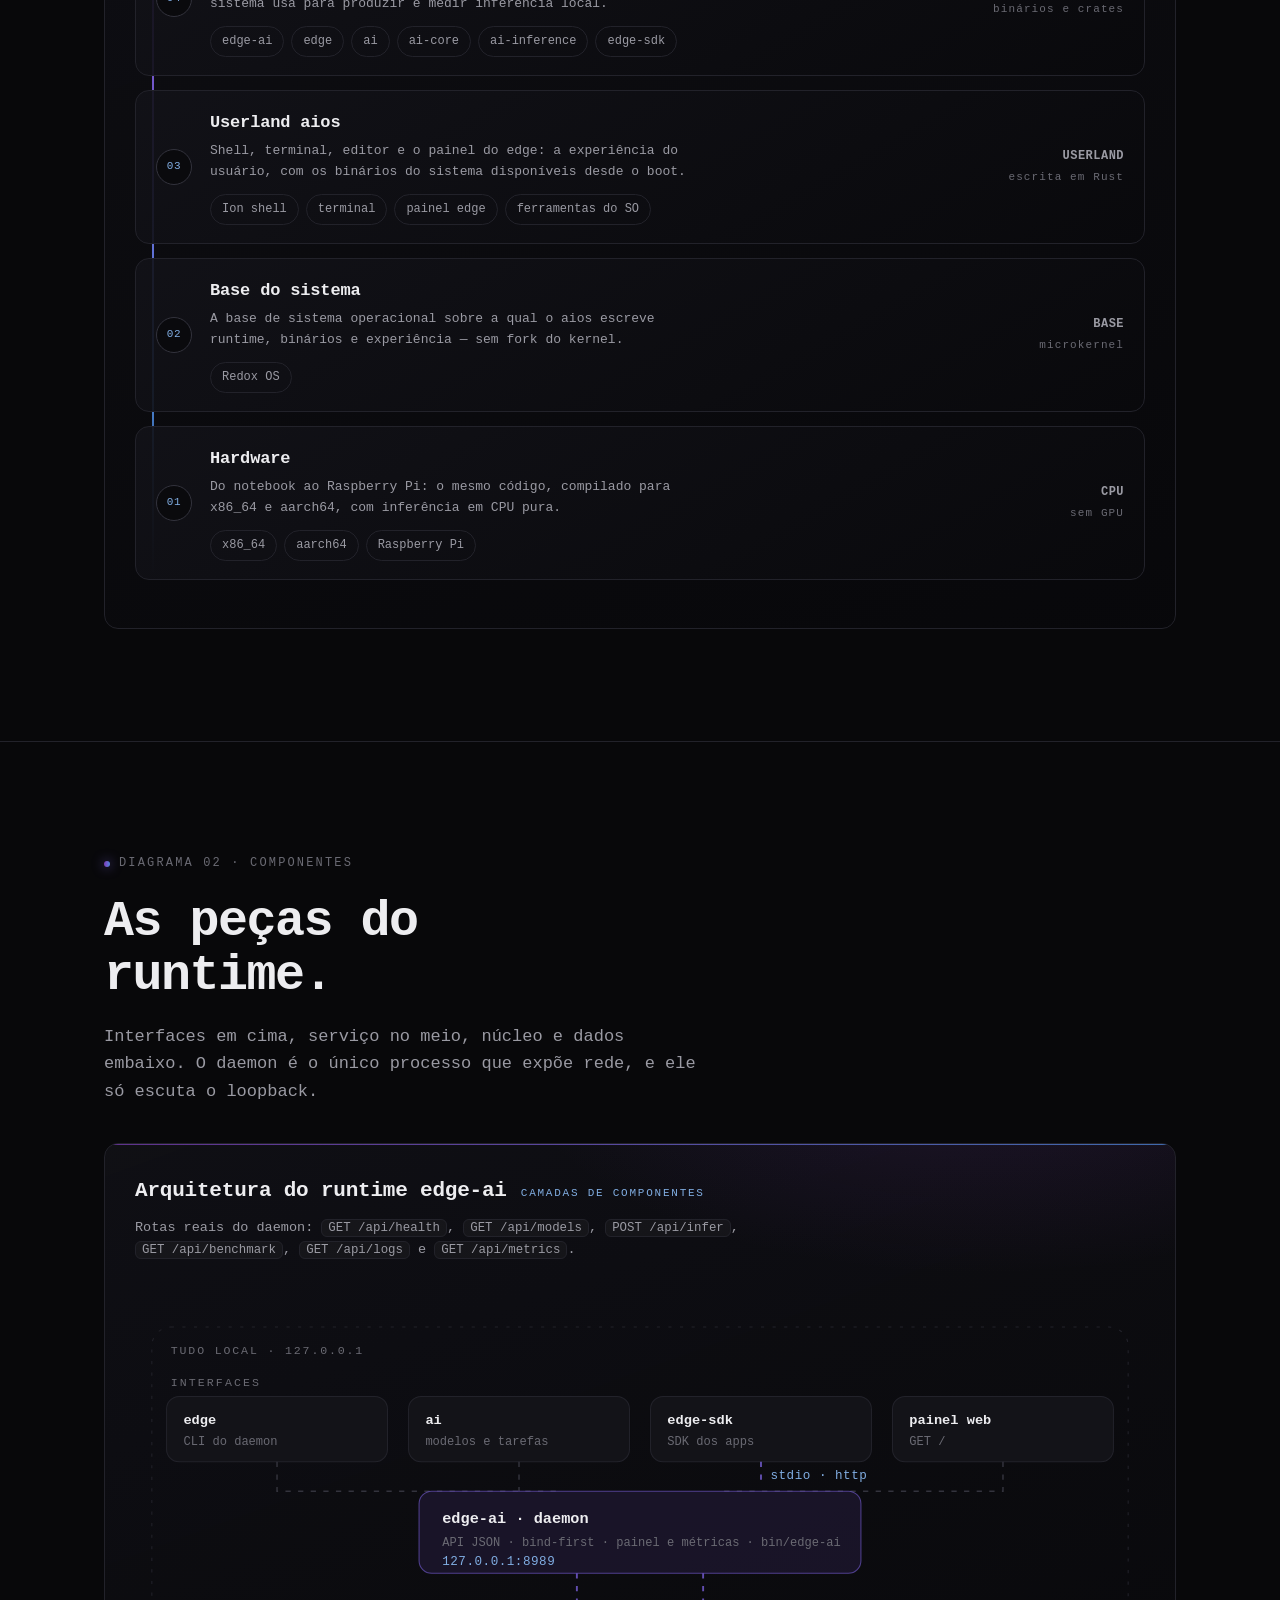
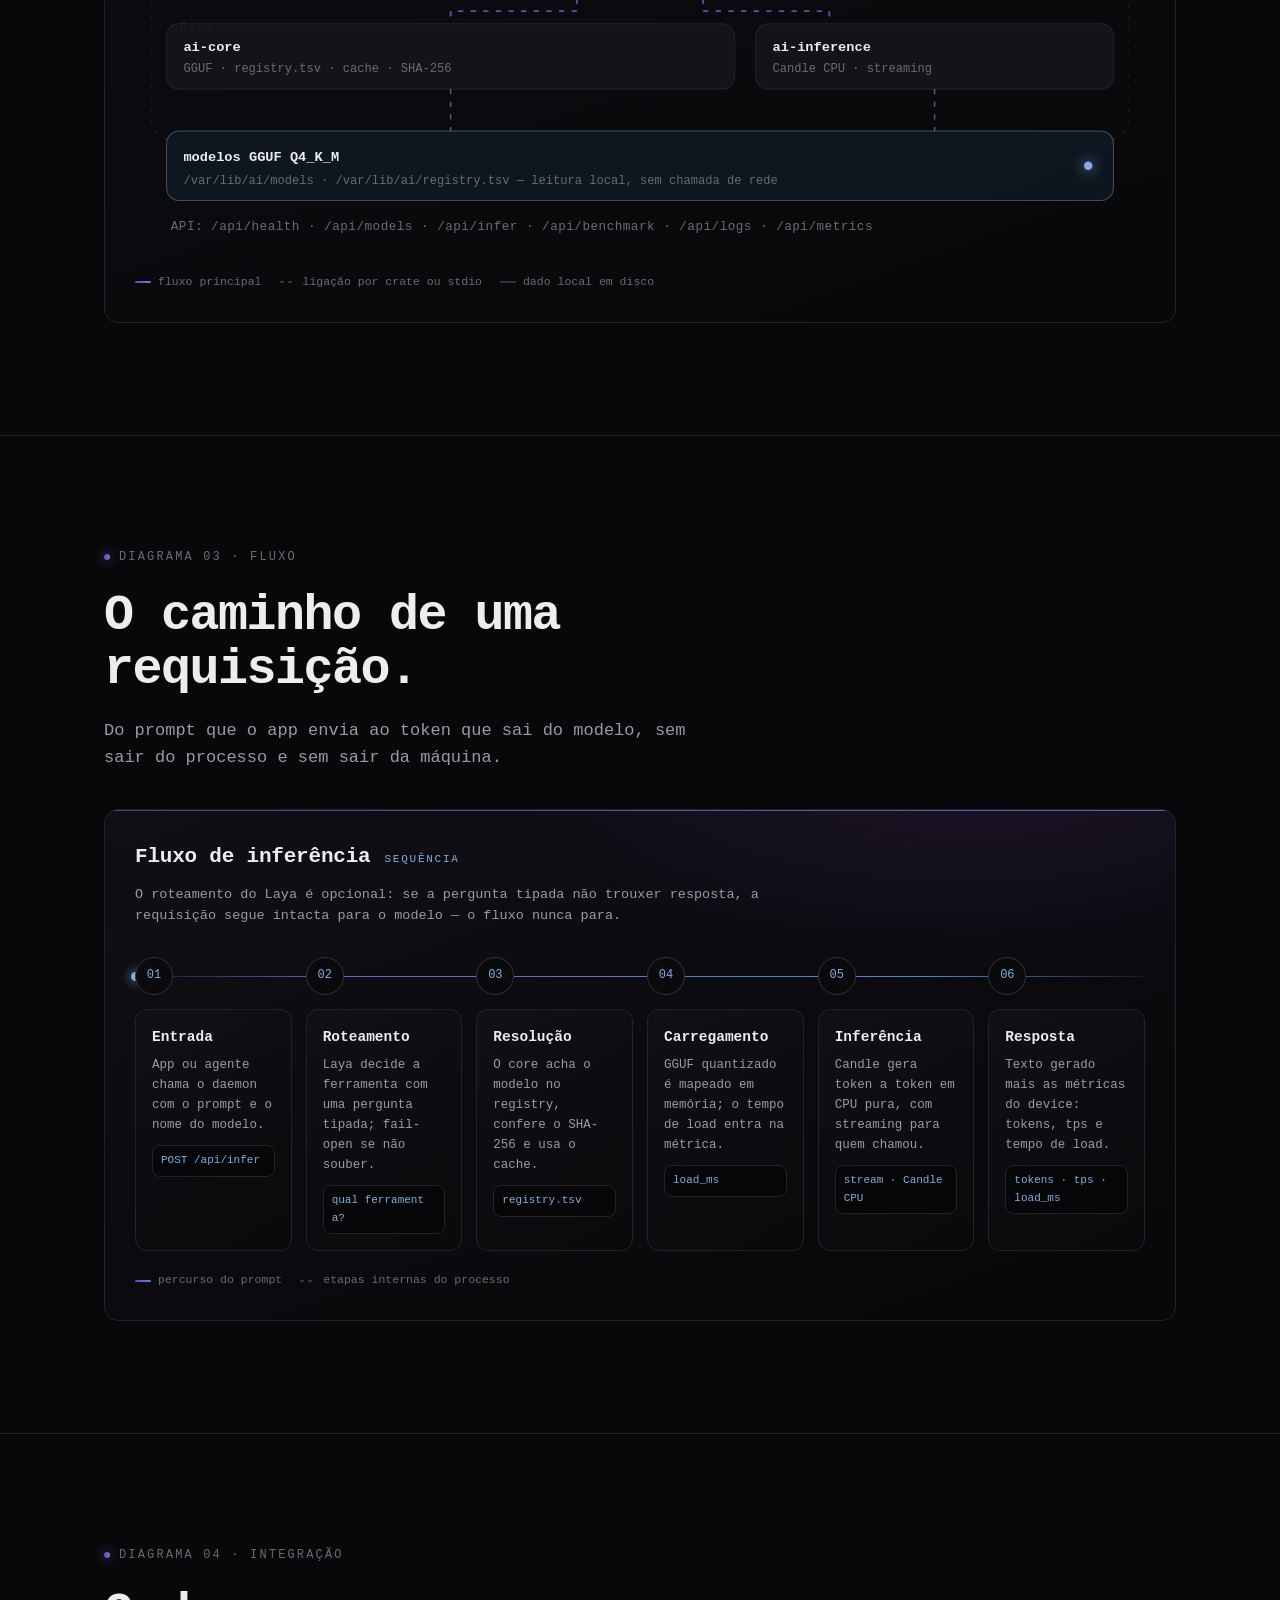
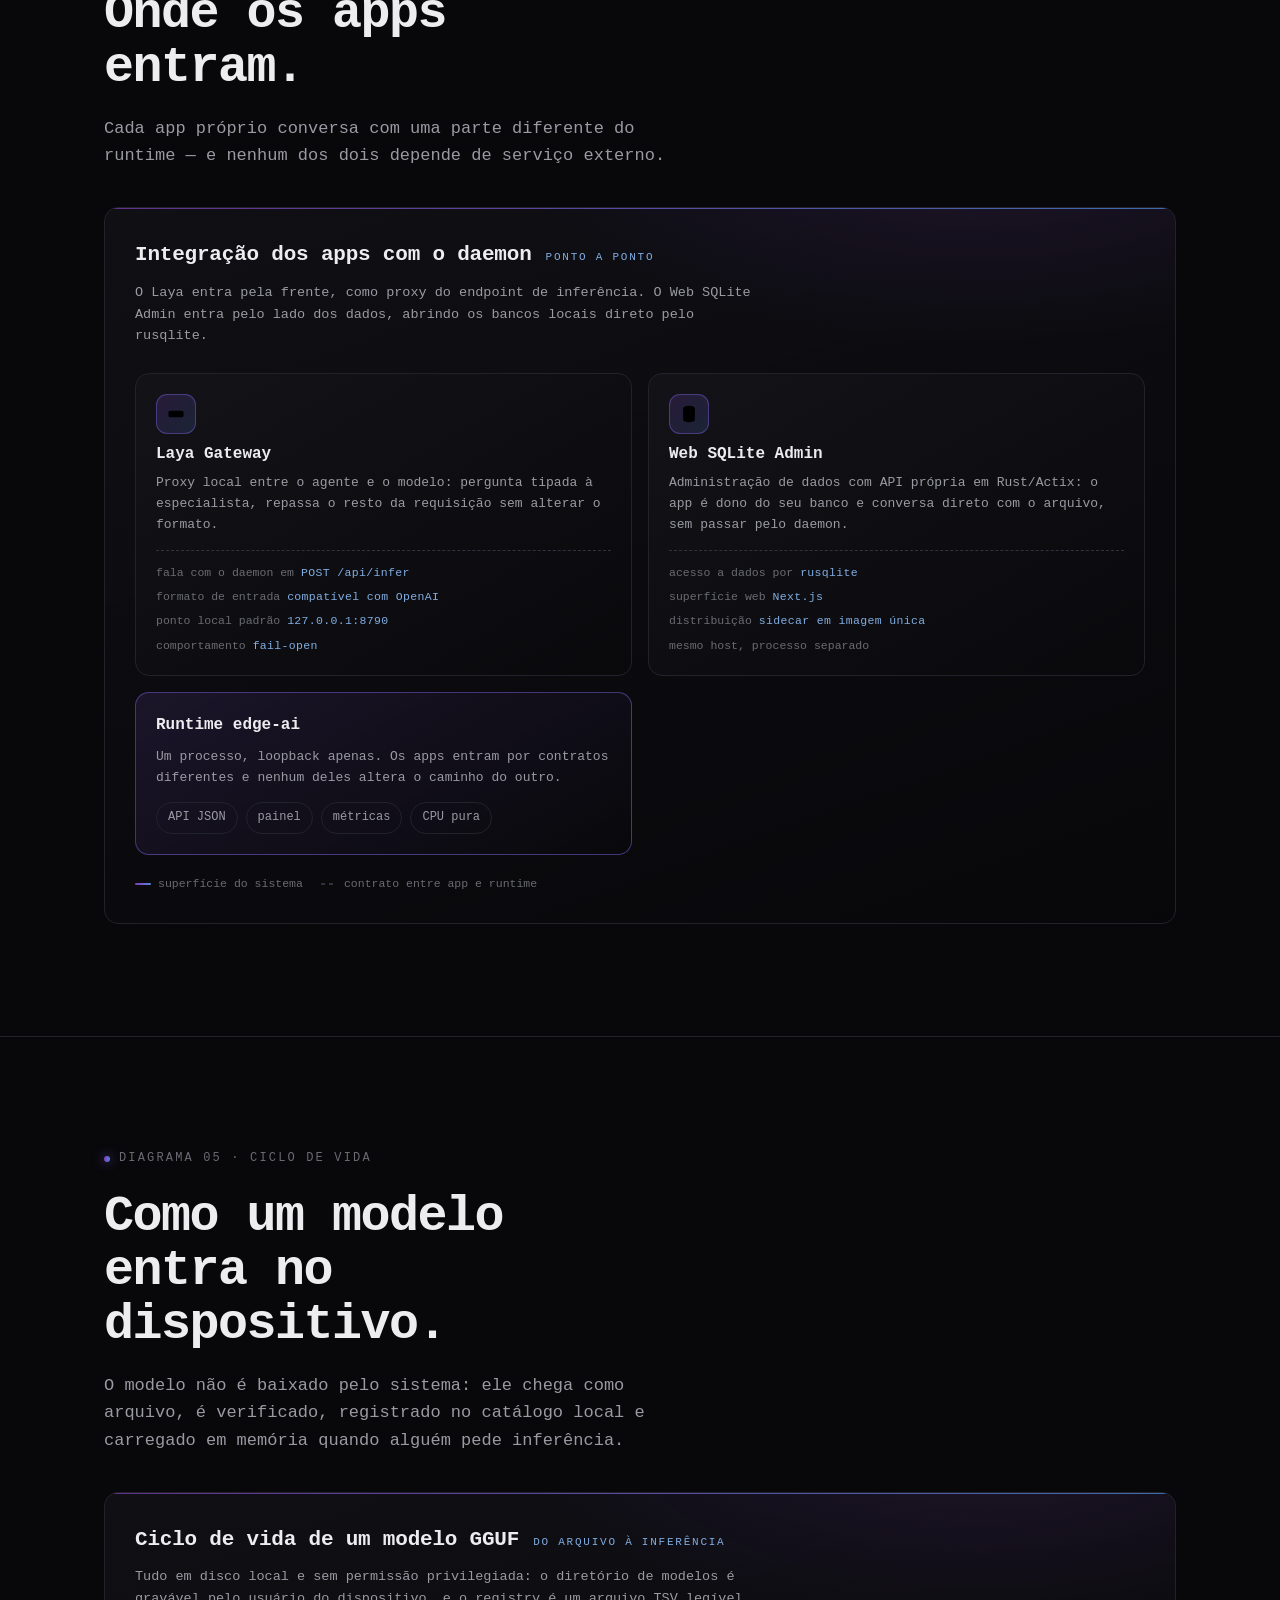
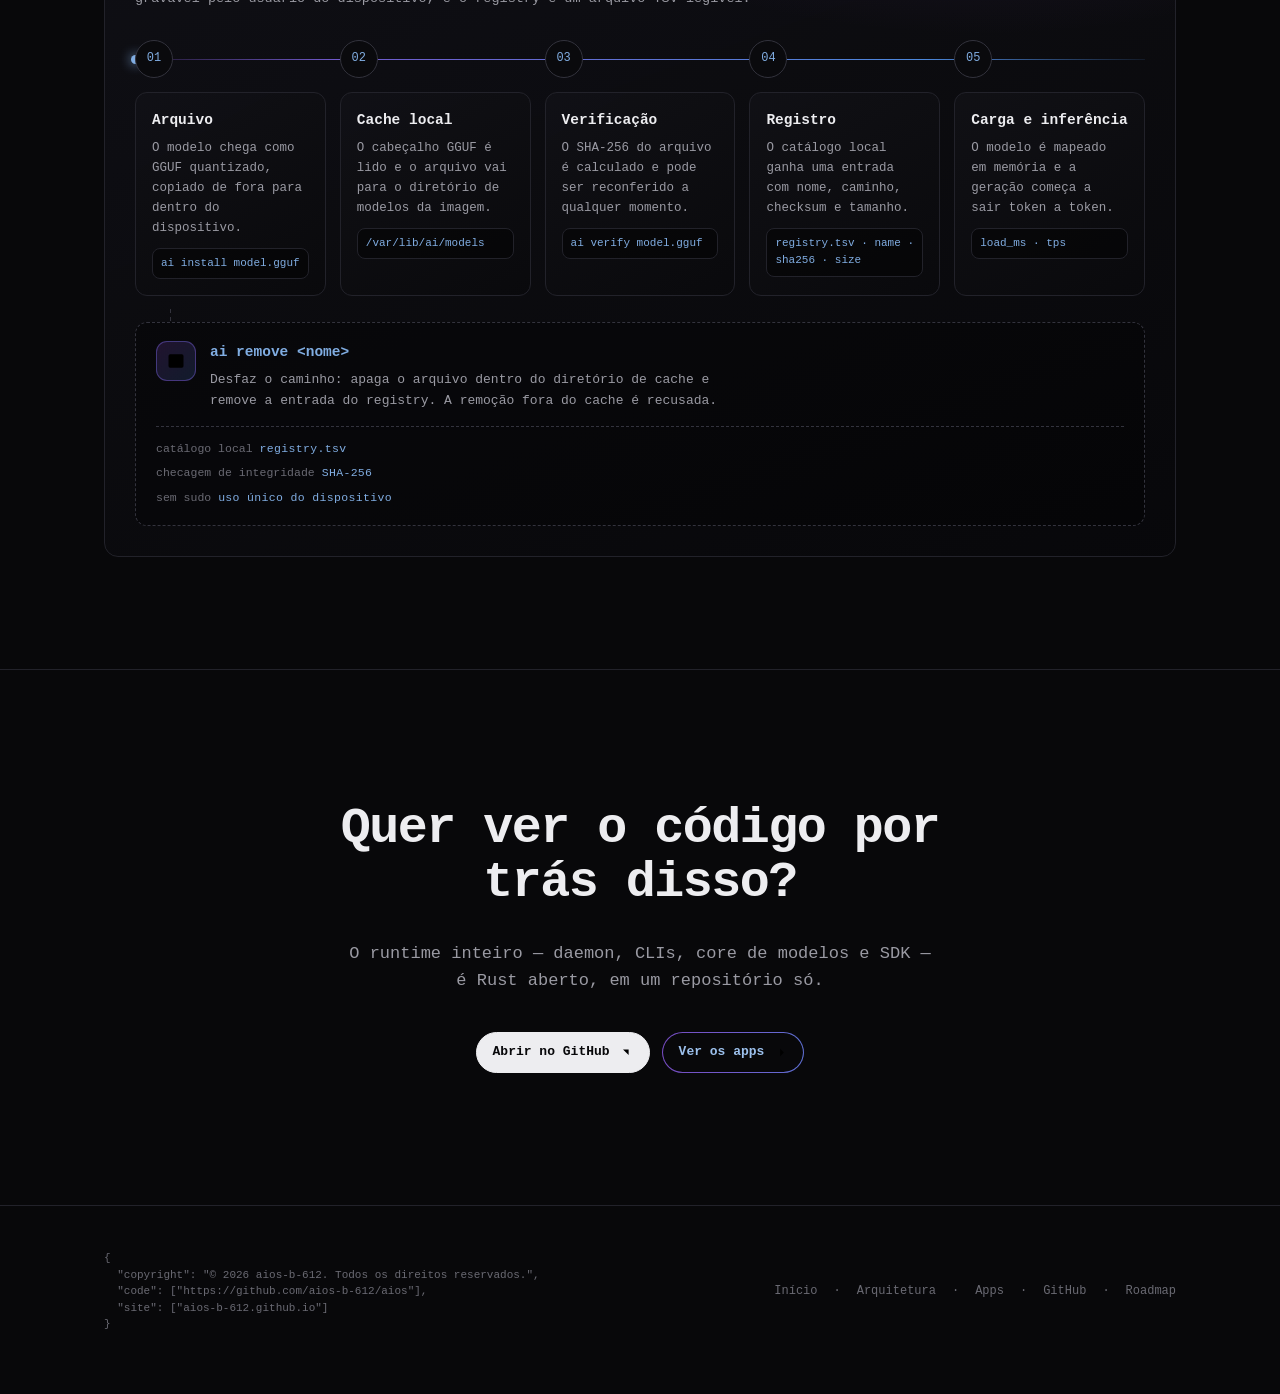
<file: arquitetura.html>
<!DOCTYPE html>
<html lang="pt-BR">
<head>
<meta charset="utf-8">
<meta name="viewport" content="width=device-width, initial-scale=1">
<title>Arquitetura — aios</title>
<meta name="description" content="Diagramas arquiteturais do aios: camadas do sistema operacional, componentes do runtime, fluxo de uma requisição local e integração dos apps com o daemon.">
<meta name="theme-color" content="#08080a">
<link rel="icon" href="favicon.svg" type="image/svg+xml">
<link rel="stylesheet" href="styles.css">
<script src="site.js" defer></script>

<style>
  .step-node{animation: pulse-slow 5s ease-in-out infinite}
  .rail-pkt{animation: flow-in 5s ease forwards}
  .lc-remove{animation: pulse-slow 3s ease-in-out}
</style>
</head>
<body>

<svg class="svg-sprite" aria-hidden="true" focusable="false">
  <symbol id="icon-arrow-up-right" viewBox="0 0 24 24"><path d="M7 17 17 7M8 7h9v9"/></symbol>
  <symbol id="icon-arrow-right" viewBox="0 0 24 24"><path d="M5 12h14M13 6l6 6-6 6"/></symbol>
  <symbol id="icon-menu" viewBox="0 0 24 24"><path d="M4 7h16M4 12h16M4 17h16"/></symbol>
  <symbol id="icon-close" viewBox="0 0 24 24"><path d="m6 6 12 12M18 6 6 18"/></symbol>
  <symbol id="icon-terminal" viewBox="0 0 24 24"><rect x="3" y="4" width="18" height="16" rx="2"/><path d="m7 9 3 3-3 3M13 15h4"/></symbol>
  <symbol id="icon-chip" viewBox="0 0 24 24"><rect x="6" y="6" width="12" height="12" rx="2"/><path d="M9 9h6v6H9zM9 2v4M15 2v4M9 18v4M15 18v4M2 9h4M2 15h4M18 9h4M18 15h4"/></symbol>
  <symbol id="icon-cpu" viewBox="0 0 24 24"><rect x="5" y="5" width="14" height="14" rx="2"/><rect x="9" y="9" width="6" height="6"/><path d="M9 2v3M15 2v3M9 19v3M15 19v3M2 9h3M2 15h3M19 9h3M19 15h3"/></symbol>
  <symbol id="icon-database" viewBox="0 0 24 24"><ellipse cx="12" cy="5" rx="7" ry="3"/><path d="M5 5v7c0 1.66 3.13 3 7 3s7-1.34 7-3V5M5 12v7c0 1.66 3.13 3 7 3s7-1.34 7-3v-7"/></symbol>
  <symbol id="icon-layers" viewBox="0 0 24 24"><path d="m12 3 9 5-9 5-9-5 9-5Z"/><path d="m3 12 9 5 9-5M3 16l9 5 9-5"/></symbol>
  <symbol id="icon-box" viewBox="0 0 24 24"><path d="m12 3 8 4.5v9L12 21l-8-4.5v-9L12 3Z"/><path d="m4.5 7.8 7.5 4.4 7.5-4.4M12 12.2V21"/></symbol>
  <symbol id="icon-network" viewBox="0 0 24 24"><circle cx="5" cy="12" r="2.5"/><circle cx="19" cy="5" r="2.5"/><circle cx="19" cy="19" r="2.5"/><path d="m7.2 10.8 9.6-4.6M7.2 13.2l9.6 4.6"/></symbol>
  <symbol id="icon-gateway" viewBox="0 0 24 24"><rect x="3" y="8" width="18" height="8" rx="2"/><path d="M7 12h.01M11 12h.01M15 12h.01M19 12h.01M7 8V5M17 8V5M7 16v3M17 16v3"/></symbol>
  <symbol id="icon-pulse" viewBox="0 0 24 24"><path d="M3 12h4l2-6 4 12 2-6h6"/></symbol>
  <symbol id="icon-spark" viewBox="0 0 24 24"><path d="m12 2 1.6 6.4L20 10l-6.4 1.6L12 18l-1.6-6.4L4 10l6.4-1.6L12 2Z"/></symbol>
  <symbol id="icon-shield" viewBox="0 0 24 24"><path d="M12 3 20 6v5c0 5-3.4 8.4-8 10-4.6-1.6-8-5-8-10V6l8-3Z"/><path d="m8.5 12 2.2 2.2 4.8-4.8"/></symbol>
  <symbol id="icon-code" viewBox="0 0 24 24"><path d="m8 9-4 3 4 3M16 9l4 3-4 3M14 5l-4 14"/></symbol>
  <symbol id="icon-memory" viewBox="0 0 24 24"><circle cx="12" cy="12" r="8"/><path d="M9 10h.01M15 10h.01M9.6 14.4c1.5 1.2 3.3 1.2 4.8 0"/></symbol>
  <symbol id="icon-lock" viewBox="0 0 24 24"><rect x="4" y="10" width="16" height="10" rx="2"/><path d="M8 10V7a4 4 0 0 1 8 0v3"/></symbol>
  <symbol id="icon-gauge" viewBox="0 0 24 24"><path d="M4 18a8 8 0 1 1 16 0M12 18l4-6"/></symbol>
  <symbol id="icon-globe" viewBox="0 0 24 24"><circle cx="12" cy="12" r="9"/><path d="M3 12h18M12 3c2.5 2.7 3.8 5.8 3.8 9S14.5 18.3 12 21c-2.5-2.7-3.8-5.8-3.8-9S9.5 5.7 12 3Z"/></symbol>
  <symbol id="icon-doc" viewBox="0 0 24 24"><path d="M9 3h6l4 4v12a2 2 0 0 1-2 2H7a2 2 0 0 1-2-2V5a2 2 0 0 1 2-2h2Z"/><path d="M14 3v5h5M9 13h6M9 17h4"/></symbol>
  <symbol id="icon-github" viewBox="0 0 24 24"><path d="M15 22v-3.9c.04-1-.36-1.7-.82-2.1 2.7-.3 5.53-1.33 5.53-6a4.66 4.66 0 0 0-1.24-3.25 4.34 4.34 0 0 0-.1-3.22s-1.02-.33-3.35 1.27a11.62 11.62 0 0 0-6.1 0C6.5 2.21 5.48 2.54 5.48 2.54a4.34 4.34 0 0 0-.1 3.22A4.66 4.66 0 0 0 4.14 9c0 4.66 2.83 5.69 5.53 6-.33.25-.62.71-.72 1.38-.64.28-2.26.83-3.26-1a1.1 1.1 0 0 0-1.2-.57 1.1 1.1 0 0 0-.63 1.77c1.13 1.93 2.58 2.1 4.14 2.1V22"/></symbol>
</svg>

<header>
  <div class="wrap nav">
    <a class="logo" href="index.html" aria-label="aios, início">
      <svg viewBox="0 0 24 24" fill="none" aria-hidden="true">
        <defs>
          <linearGradient id="logo-grad" x1="0" y1="0" x2="1" y2="1">
            <stop offset="0%" stop-color="#7a3db4"/>
            <stop offset="50%" stop-color="#715acd"/>
            <stop offset="100%" stop-color="#4c88dc"/>
          </linearGradient>
        </defs>
        <rect x="2" y="2" width="20" height="20" rx="5" stroke="url(#logo-grad)" stroke-width="1.8"/>
        <circle cx="12" cy="12" r="3.4" fill="url(#logo-grad)"/>
      </svg>
      <b>aios</b>
    </a>
    <button class="nav-toggle" type="button" aria-expanded="false" aria-controls="nav" aria-label="Abrir menu">
      <svg class="icon"><use href="#icon-menu"></use></svg>
      <svg class="icon icon-close"><use href="#icon-close"></use></svg>
    </button>
    <nav class="navlinks" id="nav" aria-label="Navegação principal">
      <a href="index.html#how">Como funciona</a>
      <a href="index.html#os">O SO</a>
      <a href="index.html#slm">Tiny SLM</a>
      <a href="arquitetura.html" aria-current="page">Arquitetura</a>
      <a href="apps.html">Apps</a>
    </nav>
    <div class="navcta">
      <a class="btn btn-ghost" href="https://github.com/aios-b-612" target="_blank" rel="noopener">Organização</a>
      <a class="btn btn-brand" href="apps.html">Ver os apps <svg class="icon icon-sm"><use href="#icon-arrow-right"></use></svg></a>
    </div>
  </div>
</header>

<main id="top">

  <section class="hero">
    <div class="hero-grid"></div>
    <div class="hero-scan"></div>
    <div class="wrap">
      <div class="hero-inner">
        <div class="reveal">
          <div class="eyebrow">Arquitetura · aios</div>
          <h1>Como o aios <span class="grad-text">se sustenta</span>.</h1>
          <p class="lead">Cinco visões do mesmo sistema: as camadas do SO, os componentes do runtime, o caminho de uma requisição, a integração dos apps e o ciclo de vida de um modelo. Tudo local, do hardware ao token.</p>
          <div class="hero-cta">
            <a class="btn btn-primary" href="#camadas">Ver os diagramas <svg class="icon icon-sm"><use href="#icon-arrow-right"></use></svg></a>
            <a class="btn btn-brand" href="https://github.com/aios-b-612/aios/tree/main/edge-ai" target="_blank" rel="noopener">Código do runtime <svg class="icon icon-sm"><use href="#icon-arrow-up-right"></use></svg></a>
          </div>
          <div class="hero-signals">
            <span><i class="dot-live"></i>SEM NUVEM</span>
            <span><i class="dot-live"></i>CPU PURA</span>
            <span><i class="dot-live"></i>RUST</span>
          </div>
        </div>
        <div class="core-panel reveal" aria-label="Diagrama do runtime com o daemon no centro e os crates ao redor">
          <div class="panel-top"><span>aios / arquitetura</span><span class="bars"><i></i><i></i><i></i><i></i><i></i><i></i><i></i></span></div>
          <div class="core-stage">
            <div class="stage-grid"></div>
            <div class="core-orbit"></div>
            <div class="core-orbit two"></div>
            <div class="core-orbit three"></div>
            <div class="core-node"><span>AIOS</span></div>
            <span class="core-tag t1"><i></i>API</span>
            <span class="core-tag t2"><i></i>CORE</span>
            <span class="core-tag t3"><i></i>CANDLE</span>
            <span class="core-tag t4"><i></i>GGUF</span>
          </div>
          <div class="panel-foot">
            <div><small>MODELO</small><b>Q4_K_M</b></div>
            <div><small>BACKEND</small><b>CANDLE CPU</b></div>
            <div><small>REDE</small><b>LOCAL</b></div>
          </div>
        </div>
      </div>
    </div>
  </section>

  <section id="camadas">
    <div class="wrap">
      <div class="eyebrow">Diagrama 01 · camadas</div>
      <h2>Do silício ao token.</h2>
      <p class="lead">O aios é escrito em cima de uma base de sistema operacional e entrega, no topo, apps e agentes que falam com o mesmo runtime local.</p>

      <div class="diagram reveal">
        <div class="dg-head">
          <h3>Camadas do sistema</h3>
          <span class="dg-kind">top-down</span>
        </div>
        <p class="dg-sub">Cada camada só depende da de baixo: o app conversa com o runtime, o runtime com o núcleo, o núcleo com o modelo em disco — e o modelo nunca sai do dispositivo.</p>
        <div class="layer-stack">
          <article class="layer">
            <span class="layer-num">05</span>
            <div>
              <h3>Apps e agentes</h3>
              <p>Utilitários abertos que usam o runtime como serviço: roteamento de ferramentas e administração de dados, sem sair da máquina.</p>
              <div class="chiprow">
                <span class="chip">Laya Gateway</span>
                <span class="chip">Web SQLite Admin</span>
                <span class="chip">agentes</span>
              </div>
            </div>
            <div class="layer-side"><b>AIOS</b>apps próprios</div>
          </article>
          <article class="layer">
            <span class="layer-num">04</span>
            <div>
              <h3>Runtime de IA</h3>
              <p>Daemon, CLIs, núcleo de modelos e SDK: o que o resto do sistema usa para produzir e medir inferência local.</p>
              <div class="chiprow">
                <span class="chip">edge-ai</span>
                <span class="chip">edge</span>
                <span class="chip">ai</span>
                <span class="chip">ai-core</span>
                <span class="chip">ai-inference</span>
                <span class="chip">edge-sdk</span>
              </div>
            </div>
            <div class="layer-side"><b>RUST</b>binários e crates</div>
          </article>
          <article class="layer">
            <span class="layer-num">03</span>
            <div>
              <h3>Userland aios</h3>
              <p>Shell, terminal, editor e o painel do edge: a experiência do usuário, com os binários do sistema disponíveis desde o boot.</p>
              <div class="chiprow">
                <span class="chip">Ion shell</span>
                <span class="chip">terminal</span>
                <span class="chip">painel edge</span>
                <span class="chip">ferramentas do SO</span>
              </div>
            </div>
            <div class="layer-side"><b>USERLAND</b>escrita em Rust</div>
          </article>
          <article class="layer">
            <span class="layer-num">02</span>
            <div>
              <h3>Base do sistema</h3>
              <p>A base de sistema operacional sobre a qual o aios escreve runtime, binários e experiência — sem fork do kernel.</p>
              <div class="chiprow">
                <span class="chip">Redox OS</span>
              </div>
            </div>
            <div class="layer-side"><b>BASE</b>microkernel</div>
          </article>
          <article class="layer">
            <span class="layer-num">01</span>
            <div>
              <h3>Hardware</h3>
              <p>Do notebook ao Raspberry Pi: o mesmo código, compilado para x86_64 e aarch64, com inferência em CPU pura.</p>
              <div class="chiprow">
                <span class="chip">x86_64</span>
                <span class="chip">aarch64</span>
                <span class="chip">Raspberry Pi</span>
              </div>
            </div>
            <div class="layer-side"><b>CPU</b>sem GPU</div>
          </article>
        </div>
      </div>
    </div>
  </section>

  <section id="componentes">
    <div class="wrap">
      <div class="eyebrow">Diagrama 02 · componentes</div>
      <h2>As peças do runtime.</h2>
      <p class="lead">Interfaces em cima, serviço no meio, núcleo e dados embaixo. O daemon é o único processo que expõe rede, e ele só escuta o loopback.</p>

      <div class="diagram reveal">
        <div class="dg-head">
          <h3>Arquitetura do runtime edge-ai</h3>
          <span class="dg-kind">camadas de componentes</span>
        </div>
        <p class="dg-sub">Rotas reais do daemon: <code>GET /api/health</code>, <code>GET /api/models</code>, <code>POST /api/infer</code>, <code>GET /api/benchmark</code>, <code>GET /api/logs</code> e <code>GET /api/metrics</code>.</p>

        <svg class="dg-svg" viewBox="0 0 960 540" role="img" aria-labelledby="dg2-title dg2-desc">
          <title id="dg2-title">Arquitetura de componentes do runtime edge-ai</title>
          <desc id="dg2-desc">Quatro interfaces (CLI edge, CLI ai, SDK e painel web) apontam para o daemon edge-ai, que por sua vez usa os crates aios-core e aios-inference, apoiados no registry local de modelos GGUF.</desc>

          <rect class="frame" x="16" y="40" width="928" height="392" rx="18"></rect>
          <text class="frame-lbl" x="34" y="66">tudo local · 127.0.0.1</text>

          <text class="cap" x="34" y="96">interfaces</text>
          <g>
            <rect class="box" x="30" y="106" width="210" height="62" rx="12"></rect>
            <text class="nm sm" x="46" y="132">edge</text>
            <text class="dt" x="46" y="152">CLI do daemon</text>

            <rect class="box" x="260" y="106" width="210" height="62" rx="12"></rect>
            <text class="nm sm" x="276" y="132">ai</text>
            <text class="dt" x="276" y="152">modelos e tarefas</text>

            <rect class="box" x="490" y="106" width="210" height="62" rx="12"></rect>
            <text class="nm sm" x="506" y="132">edge-sdk</text>
            <text class="dt" x="506" y="152">SDK dos apps</text>

            <rect class="box" x="720" y="106" width="210" height="62" rx="12"></rect>
            <text class="nm sm" x="736" y="132">painel web</text>
            <text class="dt" x="736" y="152">GET /</text>
          </g>

          <path class="edge" d="M135 168 V196 H400"></path>
          <path class="edge" d="M365 168 V196"></path>
          <path class="edge hot" d="M595 168 V190"></path>
          <path class="edge" d="M825 168 V196 H560"></path>
          <text class="lbl on" x="604" y="184">stdio · http</text>

          <rect class="box hot" x="270" y="196" width="420" height="78" rx="12"></rect>
          <text class="nm" x="292" y="226">edge-ai · daemon</text>
          <text class="dt" x="292" y="248">API JSON · bind-first · painel e métricas · bin/edge-ai</text>
          <text class="lbl on" x="292" y="266">127.0.0.1:8989</text>

          <path class="edge hot" d="M420 274 V310 H300 V322"></path>
          <path class="edge hot" d="M540 274 V310 H660 V322"></path>

          <text class="cap" x="34" y="330">núcleo</text>
          <rect class="box" x="30" y="322" width="540" height="62" rx="12"></rect>
          <text class="nm sm" x="46" y="348">ai-core</text>
          <text class="dt" x="46" y="368">GGUF · registry.tsv · cache · SHA-256</text>

          <rect class="box" x="590" y="322" width="340" height="62" rx="12"></rect>
          <text class="nm sm" x="606" y="348">ai-inference</text>
          <text class="dt" x="606" y="368">Candle CPU · streaming</text>

          <path class="edge data" d="M300 384 V424"></path>
          <path class="edge data" d="M760 384 V424"></path>

          <rect class="box data" x="30" y="424" width="900" height="66" rx="12"></rect>
          <text class="nm sm" x="46" y="452">modelos GGUF Q4_K_M</text>
          <text class="dt" x="46" y="474">/var/lib/ai/models · /var/lib/ai/registry.tsv — leitura local, sem chamada de rede</text>
          <circle class="glowdot" cx="906" cy="457" r="4"></circle>

          <text class="lbl" x="34" y="518">API: /api/health · /api/models · /api/infer · /api/benchmark · /api/logs · /api/metrics</text>
        </svg>

        <div class="dg-legend">
          <span><i class="brand"></i>fluxo principal</span>
          <span><i class="dash"></i>ligação por crate ou stdio</span>
          <span><i></i>dado local em disco</span>
        </div>
      </div>
    </div>
  </section>

  <section id="fluxo">
    <div class="wrap">
      <div class="eyebrow">Diagrama 03 · fluxo</div>
      <h2>O caminho de uma requisição.</h2>
      <p class="lead">Do prompt que o app envia ao token que sai do modelo, sem sair do processo e sem sair da máquina.</p>

      <div class="diagram reveal">
        <div class="dg-head">
          <h3>Fluxo de inferência</h3>
          <span class="dg-kind">sequência</span>
        </div>
        <p class="dg-sub">O roteamento do Laya é opcional: se a pergunta tipada não trouxer resposta, a requisição segue intacta para o modelo — o fluxo nunca para.</p>

        <div class="rail">
          <span class="rail-pkt" aria-hidden="true"></span>
          <div class="rail-steps">
            <div>
              <div class="step-node">01</div>
              <div class="step-card">
                <h4>Entrada</h4>
                <p>App ou agente chama o daemon com o prompt e o nome do modelo.</p>
                <code>POST /api/infer</code>
              </div>
            </div>
            <div>
              <div class="step-node">02</div>
              <div class="step-card">
                <h4>Roteamento</h4>
                <p>Laya decide a ferramenta com uma pergunta tipada; fail-open se não souber.</p>
                <code>qual ferramenta?</code>
              </div>
            </div>
            <div>
              <div class="step-node">03</div>
              <div class="step-card">
                <h4>Resolução</h4>
                <p>O core acha o modelo no registry, confere o SHA-256 e usa o cache.</p>
                <code>registry.tsv</code>
              </div>
            </div>
            <div>
              <div class="step-node">04</div>
              <div class="step-card">
                <h4>Carregamento</h4>
                <p>GGUF quantizado é mapeado em memória; o tempo de load entra na métrica.</p>
                <code>load_ms</code>
              </div>
            </div>
            <div>
              <div class="step-node">05</div>
              <div class="step-card">
                <h4>Inferência</h4>
                <p>Candle gera token a token em CPU pura, com streaming para quem chamou.</p>
                <code>stream · Candle CPU</code>
              </div>
            </div>
            <div>
              <div class="step-node">06</div>
              <div class="step-card">
                <h4>Resposta</h4>
                <p>Texto gerado mais as métricas do device: tokens, tps e tempo de load.</p>
                <code>tokens · tps · load_ms</code>
              </div>
            </div>
          </div>
        </div>

        <div class="dg-legend">
          <span><i class="brand"></i>percurso do prompt</span>
          <span><i class="dash"></i>etapas internas do processo</span>
        </div>
      </div>
    </div>
  </section>

  <section id="integracao">
    <div class="wrap">
      <div class="eyebrow">Diagrama 04 · integração</div>
      <h2>Onde os apps entram.</h2>
      <p class="lead">Cada app próprio conversa com uma parte diferente do runtime — e nenhum dos dois depende de serviço externo.</p>

      <div class="diagram reveal">
        <div class="dg-head">
          <h3>Integração dos apps com o daemon</h3>
          <span class="dg-kind">ponto a ponto</span>
        </div>
        <p class="dg-sub">O Laya entra pela frente, como proxy do endpoint de inferência. O Web SQLite Admin entra pelo lado dos dados, abrindo os bancos locais direto pelo rusqlite.</p>

        <div class="hub-wrap">
          <article class="hub-card">
            <span class="icon-badge"><svg class="icon"><use href="#icon-gateway"></use></svg></span>
            <h4>Laya Gateway</h4>
            <p>Proxy local entre o agente e o modelo: pergunta tipada à especialista, repassa o resto da requisição sem alterar o formato.</p>
            <div class="hub-wire">
              <span>fala com o daemon em <b>POST /api/infer</b></span>
              <span>formato de entrada <b>compatível com OpenAI</b></span>
              <span>ponto local padrão <b>127.0.0.1:8790</b></span>
              <span>comportamento <b>fail-open</b></span>
            </div>
          </article>
          <article class="hub-card">
            <span class="icon-badge"><svg class="icon"><use href="#icon-database"></use></svg></span>
            <h4>Web SQLite Admin</h4>
            <p>Administração de dados com API própria em Rust/Actix: o app é dono do seu banco e conversa direto com o arquivo, sem passar pelo daemon.</p>
            <div class="hub-wire">
              <span>acesso a dados por <b>rusqlite</b></span>
              <span>superfície web <b>Next.js</b></span>
              <span>distribuição <b>sidecar em imagem única</b></span>
              <span>mesmo host, processo separado</span>
            </div>
          </article>
          <div class="hub-core">
            <h4>Runtime edge-ai</h4>
            <p>Um processo, loopback apenas. Os apps entram por contratos diferentes e nenhum deles altera o caminho do outro.</p>
            <div class="chips">
              <span class="chip">API JSON</span>
              <span class="chip">painel</span>
              <span class="chip">métricas</span>
              <span class="chip">CPU pura</span>
            </div>
          </div>
        </div>

        <div class="dg-legend">
          <span><i class="brand"></i>superfície do sistema</span>
          <span><i class="dash"></i>contrato entre app e runtime</span>
        </div>
      </div>
    </div>
  </section>

  <section id="ciclo">
    <div class="wrap">
      <div class="eyebrow">Diagrama 05 · ciclo de vida</div>
      <h2>Como um modelo entra no dispositivo.</h2>
      <p class="lead">O modelo não é baixado pelo sistema: ele chega como arquivo, é verificado, registrado no catálogo local e carregado em memória quando alguém pede inferência.</p>

      <div class="diagram reveal">
        <div class="dg-head">
          <h3>Ciclo de vida de um modelo GGUF</h3>
          <span class="dg-kind">do arquivo à inferência</span>
        </div>
        <p class="dg-sub">Tudo em disco local e sem permissão privilegiada: o diretório de modelos é gravável pelo usuário do dispositivo, e o registry é um arquivo TSV legível.</p>

        <div class="rail">
          <span class="rail-pkt" aria-hidden="true"></span>
          <div class="rail-steps five">
            <div>
              <div class="step-node">01</div>
              <div class="step-card">
                <h4>Arquivo</h4>
                <p>O modelo chega como GGUF quantizado, copiado de fora para dentro do dispositivo.</p>
                <code>ai install model.gguf</code>
              </div>
            </div>
            <div>
              <div class="step-node">02</div>
              <div class="step-card">
                <h4>Cache local</h4>
                <p>O cabeçalho GGUF é lido e o arquivo vai para o diretório de modelos da imagem.</p>
                <code>/var/lib/ai/models</code>
              </div>
            </div>
            <div>
              <div class="step-node">03</div>
              <div class="step-card">
                <h4>Verificação</h4>
                <p>O SHA-256 do arquivo é calculado e pode ser reconferido a qualquer momento.</p>
                <code>ai verify model.gguf</code>
              </div>
            </div>
            <div>
              <div class="step-node">04</div>
              <div class="step-card">
                <h4>Registro</h4>
                <p>O catálogo local ganha uma entrada com nome, caminho, checksum e tamanho.</p>
                <code>registry.tsv · name · sha256 · size</code>
              </div>
            </div>
            <div>
              <div class="step-node">05</div>
              <div class="step-card">
                <h4>Carga e inferência</h4>
                <p>O modelo é mapeado em memória e a geração começa a sair token a token.</p>
                <code>load_ms · tps</code>
              </div>
            </div>
          </div>
        </div>

        <div class="lc-remove">
          <div class="lc-remove-head">
            <span class="icon-badge"><svg class="icon"><use href="#icon-terminal"></use></svg></span>
            <div>
              <b>ai remove &lt;nome&gt;</b>
              <p>Desfaz o caminho: apaga o arquivo dentro do diretório de cache e remove a entrada do registry. A remoção fora do cache é recusada.</p>
            </div>
          </div>
          <div class="hub-wire">
            <span>catálogo local <b>registry.tsv</b></span>
            <span>checagem de integridade <b>SHA-256</b></span>
            <span>sem sudo <b>uso único do dispositivo</b></span>
          </div>
        </div>
      </div>
    </div>
  </section>

  <section class="cta">
    <div class="wrap">
      <h2>Quer ver o código por trás disso?</h2>
      <p class="lead" style="margin:0 auto 30px">O runtime inteiro — daemon, CLIs, core de modelos e SDK — é Rust aberto, em um repositório só.</p>
      <div class="hero-cta">
        <a class="btn btn-primary" href="https://github.com/aios-b-612/aios" target="_blank" rel="noopener">Abrir no GitHub <svg class="icon icon-sm"><use href="#icon-arrow-up-right"></use></svg></a>
        <a class="btn btn-brand" href="apps.html">Ver os apps <svg class="icon icon-sm"><use href="#icon-arrow-right"></use></svg></a>
      </div>
    </div>
  </section>

</main>

<footer>
  <div class="wrap foot">
    <pre>{
  "copyright": "© 2026 aios-b-612. Todos os direitos reservados.",
  "code": ["https://github.com/aios-b-612/aios"],
  "site": ["aios-b-612.github.io"]
}</pre>
    <nav aria-label="Links do rodapé">
      <a href="index.html">Início</a> ·
      <a href="arquitetura.html">Arquitetura</a> ·
      <a href="apps.html">Apps</a> ·
      <a href="https://github.com/aios-b-612/aios" target="_blank" rel="noopener">GitHub</a> ·
      <a href="https://github.com/aios-b-612/aios/blob/main/docs/ROADMAP.md" target="_blank" rel="noopener">Roadmap</a>
    </nav>
  </div>
</footer>

</body>
</html>
</file>
<file: styles.css>
/* aios — landing e página de apps
   Paleta extraída da logo do AIOS (violeta -> índigo -> azul). */

:root{
  --bg:#08080a;
  --bg-soft:#101014;
  --bg-deep:#0b0b0e;
  --line:#22222a;
  --line-bright:#33333d;
  --fg:#ededf0;
  --fg-dim:#9a9aa3;
  --fg-faint:#6a6a73;

  --brand-violet:#7a3db4;
  --brand-indigo:#715acd;
  --brand-blue:#4c88dc;
  --brand-sky:#80ade2;
  --accent:#9cc0ec;

  --brand-grad:linear-gradient(90deg,var(--brand-violet) 0%,var(--brand-indigo) 45%,var(--brand-blue) 100%);
  --brand-grad-r:linear-gradient(140deg,var(--brand-violet) 0%,var(--brand-indigo) 50%,var(--brand-blue) 100%);
  --brand-wash:linear-gradient(140deg,rgba(122,61,180,.20),rgba(76,136,220,.14));

  --radius:14px;
  --max:1120px;
  --mono:ui-monospace,"SFMono-Regular",Menlo,Consolas,monospace;
}

*{box-sizing:border-box;margin:0;padding:0}
html{scroll-behavior:smooth}
body{
  background:var(--bg);
  color:var(--fg);
  font-family:var(--mono);
  font-size:15px;
  line-height:1.6;
  -webkit-font-smoothing:antialiased;
  overflow-x:hidden;
}
body::before{
  position:fixed;
  inset:0;
  z-index:-2;
  content:"";
  background:
    radial-gradient(900px 520px at 82% -8%,rgba(122,61,180,.20),transparent 62%),
    radial-gradient(760px 480px at 6% 12%,rgba(76,136,220,.14),transparent 60%),
    radial-gradient(680px 420px at 50% 108%,rgba(113,90,205,.12),transparent 62%);
}
body::after{
  position:fixed;
  inset:0;
  z-index:-1;
  content:"";
  pointer-events:none;
  opacity:.5;
  background-image:
    linear-gradient(rgba(255,255,255,.022) 1px,transparent 1px),
    linear-gradient(90deg,rgba(255,255,255,.022) 1px,transparent 1px);
  background-size:64px 64px;
  mask-image:radial-gradient(circle at 50% 0%,#000,transparent 78%);
}
a{color:inherit;text-decoration:none}
code{
  padding:1px 6px;border:1px solid var(--line);border-radius:6px;
  background:rgba(255,255,255,.03);font-size:.92em;
}
img,svg{display:block}
.icon{width:20px;height:20px;flex:0 0 auto}
.icon-sm{width:15px;height:15px}
.svg-sprite{position:absolute;width:0;height:0;overflow:hidden}

.wrap{max-width:var(--max);margin:0 auto;padding:0 24px}
.grad-text{
  background:var(--brand-grad);
  -webkit-background-clip:text;background-clip:text;color:transparent;
}

/* ---------- header ---------- */
header{
  position:sticky;top:0;z-index:50;
  border-bottom:1px solid var(--line);
  background:color-mix(in srgb,var(--bg) 84%,transparent);
  backdrop-filter:blur(14px);
}
.nav{display:flex;align-items:center;gap:28px;height:66px}
.logo{display:flex;align-items:center;gap:10px;font-size:17px;font-weight:700;letter-spacing:-.02em}
.logo svg{width:22px;height:22px}
.logo b{background:var(--brand-grad);-webkit-background-clip:text;background-clip:text;color:transparent}
.navlinks{display:flex;align-items:center;gap:22px;margin-left:auto;font-size:13px;color:var(--fg-dim)}
.navlinks a{position:relative;padding:4px 0;transition:color .15s ease}
.navlinks a:hover{color:var(--fg)}
.navlinks a[aria-current="page"]{color:var(--fg)}
.navlinks a[aria-current="page"]::after{
  position:absolute;right:0;bottom:-2px;left:0;height:2px;content:"";
  border-radius:2px;background:var(--brand-grad);
}
.navcta{display:flex;gap:10px;align-items:center}
.nav-toggle{
  display:none;margin-left:auto;padding:8px;border:1px solid var(--line);
  border-radius:10px;background:transparent;color:var(--fg);cursor:pointer;
}
.nav-toggle .icon-close{display:none}
.nav-toggle[aria-expanded="true"] .icon-close{display:block}
.nav-toggle[aria-expanded="true"] .icon-menu{display:none}

/* ---------- botoes ---------- */
.btn{
  display:inline-flex;align-items:center;gap:8px;
  padding:9px 16px;border:1px solid var(--line);border-radius:999px;
  font-size:13px;font-weight:600;white-space:nowrap;
  transition:.16s ease;
}
.btn:hover{border-color:var(--line-bright);transform:translateY(-1px)}
.btn-primary{background:var(--fg);color:var(--bg);border-color:var(--fg)}
.btn-primary:hover{background:#fff;border-color:#fff}
.btn-ghost{color:var(--fg-dim)}
.btn-ghost:hover{color:var(--fg)}
.btn-brand{
  position:relative;color:var(--accent);
  border-color:color-mix(in srgb,var(--brand-indigo) 55%,transparent);
  background:linear-gradient(var(--bg),var(--bg)) padding-box,var(--brand-grad) border-box;
}
.btn-brand:hover{color:#fff;border-color:transparent}
.btn-brand::after{
  position:absolute;inset:-1px;z-index:-1;content:"";border-radius:999px;
  opacity:0;filter:blur(14px);background:var(--brand-grad);transition:opacity .2s ease;
}
.btn-brand:hover::after{opacity:.5}

/* ---------- estrutura ---------- */
section{position:relative;padding:112px 0;border-bottom:1px solid var(--line)}
section:last-of-type{border-bottom:0}
.eyebrow{
  display:flex;align-items:center;gap:9px;
  margin-bottom:22px;font-size:12px;letter-spacing:.18em;text-transform:uppercase;
  color:var(--fg-faint);
}
.eyebrow::before{
  width:6px;height:6px;content:"";border-radius:50%;
  background:var(--brand-grad);box-shadow:0 0 12px rgba(113,90,205,.9);
}
h1{font-size:clamp(40px,7.4vw,74px);line-height:1.02;letter-spacing:-.035em;font-weight:700;margin-bottom:26px;max-width:19ch}
h2{font-size:clamp(30px,4.6vw,50px);line-height:1.08;letter-spacing:-.03em;font-weight:700;margin-bottom:20px;max-width:17ch}
h3{font-size:17px;letter-spacing:-.01em;margin-bottom:8px}
.lead{font-size:17px;color:var(--fg-dim);max-width:58ch;margin-bottom:38px}
p{color:var(--fg-dim)}

/* ---------- hero ---------- */
.hero{padding:146px 0 96px;overflow:hidden}
.hero-grid{
  position:absolute;inset:0;pointer-events:none;opacity:.55;
  background-image:
    linear-gradient(rgba(255,255,255,.03) 1px,transparent 1px),
    linear-gradient(90deg,rgba(255,255,255,.03) 1px,transparent 1px);
  background-size:52px 52px;
  mask-image:radial-gradient(circle at 22% 26%,#000,transparent 70%);
  animation:grid-drift 26s linear infinite;
}
.hero-scan{
  position:absolute;top:0;left:0;width:100%;height:1px;pointer-events:none;
  background:linear-gradient(90deg,transparent,rgba(128,173,226,.75),transparent);
  animation:scan 7s ease-in-out infinite;
}
.hero-inner{position:relative;display:grid;gap:56px;grid-template-columns:minmax(0,1.05fr) minmax(0,.95fr);align-items:center}
.hero-cta{display:flex;gap:12px;flex-wrap:wrap;margin-top:38px}
.hero-signals{display:flex;flex-wrap:wrap;gap:18px;margin-top:34px;font-size:11px;letter-spacing:.14em;color:var(--fg-faint)}
.hero-signals span{display:flex;align-items:center;gap:7px}
.dot-live{width:6px;height:6px;border-radius:50%;background:var(--brand-sky);box-shadow:0 0 10px var(--brand-sky);animation:pulse 2.4s ease-in-out infinite}

/* painel de inferência (hero) */
.core-panel{
  position:relative;overflow:hidden;padding:22px;
  border:1px solid var(--line);border-radius:var(--radius);
  background:linear-gradient(150deg,rgba(18,18,24,.94),rgba(9,9,12,.96));
  box-shadow:0 34px 90px rgba(0,0,0,.45);
}
.core-panel::before{
  position:absolute;top:0;left:14%;width:52%;height:1px;content:"";
  background:var(--brand-grad);box-shadow:0 0 18px rgba(113,90,205,.8);
}
.panel-top{display:flex;align-items:center;justify-content:space-between;font-size:11px;letter-spacing:.14em;color:var(--fg-faint)}
.panel-top b{color:var(--fg);letter-spacing:.06em}
.core-stage{position:relative;height:236px;margin:18px 0 6px;border-radius:12px;border:1px solid var(--line);background:rgba(0,0,0,.35)}
.core-stage .stage-grid{
  position:absolute;inset:0;opacity:.6;
  background-image:
    linear-gradient(rgba(255,255,255,.035) 1px,transparent 1px),
    linear-gradient(90deg,rgba(255,255,255,.035) 1px,transparent 1px);
  background-size:26px 26px;
}
.core-orbit{
  position:absolute;top:50%;left:50%;width:250px;height:250px;
  border:1px solid transparent;border-top-color:rgba(128,173,226,.7);border-radius:50%;
  transform:translate(-50%,-50%);animation:spin 16s linear infinite;
}
.core-orbit.two{width:190px;height:190px;border-top-color:rgba(122,61,180,.8);animation-duration:11s;animation-direction:reverse}
.core-orbit.three{width:310px;height:150px;border-top-color:rgba(113,90,205,.55);transform:translate(-50%,-50%) rotate(24deg);animation-duration:22s}
.core-node{
  position:absolute;top:50%;left:50%;display:grid;width:104px;height:104px;place-items:center;
  border:1px solid color-mix(in srgb,var(--brand-indigo) 70%,transparent);border-radius:50%;
  background:radial-gradient(circle at 34% 28%,rgba(128,173,226,.28),rgba(8,8,10,.95) 68%);
  box-shadow:0 0 42px rgba(113,90,205,.28);transform:translate(-50%,-50%);
}
.core-node span{font-size:12px;letter-spacing:.22em}
.core-node::after{
  position:absolute;inset:-11px;content:"";border:1px dashed rgba(128,173,226,.28);border-radius:50%;
  animation:spin 24s linear infinite;
}
.core-tag{
  position:absolute;display:flex;align-items:center;gap:6px;padding:4px 9px;
  border:1px solid var(--line);border-radius:999px;background:rgba(8,8,10,.86);
  font-size:10px;letter-spacing:.1em;color:var(--fg-dim);
}
.core-tag i{width:5px;height:5px;border-radius:50%;background:var(--brand-sky)}
.core-tag.t1{top:16%;left:6%}
.core-tag.t2{top:20%;right:7%}
.core-tag.t3{bottom:14%;left:12%}
.core-tag.t4{right:14%;bottom:12%}
.bars{display:flex;align-items:flex-end;gap:4px;height:34px}
.bars i{width:4px;height:30%;border-radius:2px;background:var(--brand-grad);animation:equalize 1.5s ease-in-out infinite}
.bars i:nth-child(2){animation-delay:-.25s}
.bars i:nth-child(3){animation-delay:-.5s}
.bars i:nth-child(4){animation-delay:-.75s}
.bars i:nth-child(5){animation-delay:-1s}
.bars i:nth-child(6){animation-delay:-.35s}
.bars i:nth-child(7){animation-delay:-.6s}
.panel-foot{display:grid;grid-template-columns:repeat(3,1fr);gap:12px;margin-top:16px;padding-top:16px;border-top:1px solid var(--line)}
.panel-foot small{display:block;font-size:10px;letter-spacing:.14em;color:var(--fg-faint)}
.panel-foot b{font-size:14px}

.stats{display:grid;grid-template-columns:repeat(4,1fr);gap:20px;margin-top:76px}
.stat{border-top:1px solid var(--line);padding-top:16px}
.stat b{display:block;font-size:34px;letter-spacing:-.03em;line-height:1;margin-bottom:6px}
.stat span{font-size:12px;color:var(--fg-faint);text-transform:uppercase;letter-spacing:.1em}

/* ---------- steps ---------- */
.steps{display:grid;gap:34px;margin-top:20px}
.step{display:grid;grid-template-columns:56px 1fr;gap:20px;align-items:start}
.step .n{font-size:14px;color:var(--fg-faint);padding-top:4px}
.step p{max-width:62ch}

/* ---------- features ---------- */
.feature{display:grid;grid-template-columns:130px 1fr;gap:24px;align-items:start;padding:26px 0;border-top:1px solid var(--line)}
.feature:first-of-type{border-top:0}
.feature .metric{font-size:26px;letter-spacing:-.03em;font-weight:700;line-height:1.1;
  background:var(--brand-grad);-webkit-background-clip:text;background-clip:text;color:transparent}
.feature .metric small{display:block;font-size:11px;color:var(--fg-faint);font-weight:400;letter-spacing:.1em;text-transform:uppercase;margin-top:6px;-webkit-text-fill-color:var(--fg-faint)}
.feature p{max-width:60ch;margin-top:8px}

/* ---------- cards ---------- */
.cards{display:grid;grid-template-columns:repeat(2,1fr);gap:18px;margin-top:20px}
.card{
  position:relative;overflow:hidden;padding:26px;
  border:1px solid var(--line);border-radius:var(--radius);
  background:linear-gradient(150deg,rgba(17,17,21,.9),rgba(9,9,12,.94));
  transition:.18s ease;
}
.card::after{
  position:absolute;top:0;left:0;width:100%;height:1px;content:"";opacity:.7;
  background:linear-gradient(90deg,transparent,rgba(128,173,226,.7),transparent);
  transform:translateX(-100%);transition:transform .6s ease;
}
.card:hover{border-color:var(--line-bright);transform:translateY(-3px);box-shadow:0 24px 60px rgba(0,0,0,.4)}
.card:hover::after{transform:translateX(100%)}
.card .tag{
  display:inline-block;margin-bottom:16px;padding:3px 9px;
  border:1px solid color-mix(in srgb,var(--brand-indigo) 45%,transparent);border-radius:999px;
  font-size:11px;letter-spacing:.08em;text-transform:uppercase;color:var(--accent);
}
.card p{font-size:14px}
.card ul{margin:14px 0 0 18px;color:var(--fg-dim);font-size:14px}
.card li{margin-bottom:6px}
.card .card-link{
  display:inline-flex;align-items:center;gap:6px;margin-top:18px;
  font-size:12px;letter-spacing:.06em;color:var(--accent);
}
.card .card-link:hover{color:#fff}
.card-head{display:flex;align-items:center;gap:13px;margin-bottom:16px}
.card-head .tag{margin-bottom:0}
.icon-badge{
  display:grid;width:40px;height:40px;place-items:center;
  border:1px solid color-mix(in srgb,var(--brand-indigo) 50%,transparent);border-radius:11px;
  background:linear-gradient(140deg,rgba(122,61,180,.22),rgba(76,136,220,.16));color:var(--brand-sky);
}

/* ---------- painéis ---------- */
.grid2{display:grid;grid-template-columns:1fr 1fr;gap:18px;margin-top:24px}
.panel{
  position:relative;overflow:hidden;padding:28px;
  border:1px solid var(--line);border-radius:var(--radius);
  background:linear-gradient(150deg,rgba(17,17,21,.9),rgba(9,9,12,.94));
}
.panel h3{margin-bottom:12px}
.panel .big{font-size:28px;letter-spacing:-.03em;font-weight:700;margin-bottom:8px}
.panel p{font-size:14px}
.chips{display:flex;flex-wrap:wrap;gap:8px;margin-top:16px}
.chip{font-size:12px;color:var(--fg-dim);border:1px solid var(--line);border-radius:999px;padding:5px 11px}
.base-note{margin-top:26px;font-size:12px;color:var(--fg-faint)}
.base-note a{border-bottom:1px solid var(--line-bright)}
.base-note a:hover{color:var(--fg-dim)}

/* ---------- grupos (sistema / apps próprios / terceiros) ---------- */
.group{margin-top:38px}
.group:first-of-type{margin-top:24px}
.group-head{display:flex;align-items:center;gap:14px}
.group-head b{font-size:11px;letter-spacing:.18em;text-transform:uppercase;color:var(--brand-sky);white-space:nowrap}
.group-head i{flex:1;height:1px;font-style:normal;background:linear-gradient(90deg,var(--line-bright),transparent)}
.group-head em{font-size:11px;color:var(--fg-faint);font-style:normal;letter-spacing:.06em;white-space:nowrap}
.group-note{margin-top:10px;font-size:12.5px;color:var(--fg-faint);max-width:72ch}
.group.third .group-head b{color:var(--fg-dim)}

.origin{
  font-size:10px;letter-spacing:.14em;text-transform:uppercase;padding:3px 8px;
  border:1px solid var(--line);border-radius:999px;color:var(--fg-faint);white-space:nowrap;
}
.origin-sys{border-color:color-mix(in srgb,var(--brand-sky) 45%,transparent);color:var(--brand-sky)}
.origin-aios{border-color:color-mix(in srgb,var(--brand-indigo) 65%,transparent);color:#b9a6f0}
.origin-3p{border-color:var(--line-bright);color:var(--fg-dim)}
.tool-top{display:flex;align-items:center;justify-content:space-between;gap:10px}

/* ---------- ferramentas nativas ---------- */
.tool-grid{display:grid;grid-template-columns:repeat(3,1fr);gap:16px;margin-top:20px}
.tool{
  display:flex;flex-direction:column;gap:12px;padding:22px;
  border:1px solid var(--line);border-radius:var(--radius);
  background:linear-gradient(150deg,rgba(17,17,21,.9),rgba(9,9,12,.94));
  transition:.18s ease;
}
.tool:hover{border-color:color-mix(in srgb,var(--brand-indigo) 60%,transparent);transform:translateY(-3px)}
.tool p{font-size:13px;flex:1}
.tool .cmd{
  align-self:flex-start;padding:4px 10px;border:1px solid var(--line);border-radius:8px;
  background:rgba(0,0,0,.4);color:var(--brand-sky);font-size:12px;
}
.tool .card-link{margin-top:0}

/* ---------- créditos ---------- */
.credits{display:grid;gap:12px;margin-top:20px}
.credit{
  display:grid;grid-template-columns:44px minmax(0,1fr) auto;gap:16px;align-items:center;
  padding:18px 20px;border:1px solid var(--line);border-radius:12px;
  background:rgba(13,13,17,.72);transition:.18s ease;
}
.credit:hover{border-color:var(--line-bright);background:rgba(17,17,22,.86)}
.credit b{display:block;font-size:15px;margin-bottom:4px}
.credit p{font-size:13px}
.credit .who{font-size:12px;color:var(--fg-faint);letter-spacing:.04em}
.credit .lic{
  padding:3px 9px;border:1px solid var(--line);border-radius:999px;
  font-size:10px;letter-spacing:.1em;color:var(--fg-faint);text-transform:uppercase;
}
.credit .out{display:flex;align-items:center;gap:8px;font-size:12px;color:var(--accent);white-space:nowrap}
.credit .out:hover{color:#fff}

/* ---------- página de apps ---------- */
.app-card{
  position:relative;
  display:grid;grid-template-columns:minmax(0,1fr) 250px;gap:0;margin-top:18px;overflow:hidden;
  border:1px solid var(--line);border-radius:var(--radius);
  background:linear-gradient(150deg,rgba(18,18,24,.94),rgba(9,9,12,.96));
  transition:.18s ease;
}
.app-card:hover{border-color:color-mix(in srgb,var(--brand-indigo) 55%,transparent);transform:translateY(-3px);box-shadow:0 28px 70px rgba(0,0,0,.45)}
.app-card::before{
  position:absolute;top:0;left:0;width:100%;height:1px;content:"";
  background:var(--brand-grad);opacity:.8;
}
.app-main{padding:30px}
.app-head{display:flex;align-items:flex-start;gap:16px;margin-bottom:6px}
.app-head h3{font-size:26px;margin:6px 0 6px}
.app-status{display:flex;align-items:center;gap:8px;font-size:12px;color:var(--fg-dim)}
.app-status i{width:6px;height:6px;border-radius:50%;background:var(--brand-sky);box-shadow:0 0 10px var(--brand-sky);animation:pulse 2.4s ease-in-out infinite}
.app-desc{margin-top:22px;max-width:64ch;font-size:15px}
.flow{display:flex;align-items:center;gap:10px;margin-top:24px;flex-wrap:wrap}
.flow-node{
  display:flex;align-items:center;gap:7px;padding:8px 12px;
  border:1px solid var(--line);border-radius:10px;background:rgba(0,0,0,.35);
  font-size:11px;letter-spacing:.08em;color:var(--fg-dim);
}
.flow-node.on{border-color:color-mix(in srgb,var(--brand-indigo) 60%,transparent);color:var(--brand-sky);background:rgba(76,136,220,.10)}
.flow-line{width:26px;height:1px;background:linear-gradient(90deg,var(--line-bright),var(--brand-indigo))}
.app-side{padding:30px 26px;border-left:1px solid var(--line);background:rgba(0,0,0,.28)}
.app-side div+div{margin-top:16px}
.app-side .label{font-size:10px;letter-spacing:.14em;color:var(--fg-faint)}
.app-side b{display:block;font-size:14px;margin-top:4px}
.app-side .card-link{margin-top:22px}

.stack-diagram{display:grid;gap:16px;margin-top:24px;grid-template-columns:repeat(3,1fr)}
.stack-item{
  position:relative;padding:22px;border:1px solid var(--line);border-radius:var(--radius);
  background:rgba(13,13,17,.75);text-align:center;
}
.stack-item .role{font-size:10px;letter-spacing:.16em;color:var(--fg-faint)}
.stack-item strong{display:block;font-size:17px;margin:8px 0 6px}
.stack-item small{font-size:12px;color:var(--fg-dim)}
.stack-item .icon-badge{margin:0 auto 12px}
.stack-item.core{border-color:color-mix(in srgb,var(--brand-indigo) 55%,transparent);background:linear-gradient(150deg,rgba(122,61,180,.16),rgba(9,9,12,.94))}

/* ---------- diagramas arquiteturais ---------- */
.diagram{
  position:relative;margin-top:26px;padding:30px;
  border:1px solid var(--line);border-radius:var(--radius);overflow:hidden;
  background:
    radial-gradient(720px 320px at 82% -10%,rgba(122,61,180,.16),transparent 65%),
    linear-gradient(160deg,rgba(17,17,22,.88),rgba(8,8,11,.95));
}
.diagram::before{
  position:absolute;top:0;left:0;width:100%;height:1px;content:"";
  background:var(--brand-grad);opacity:.75;
}
.dg-head{display:flex;align-items:baseline;gap:14px;flex-wrap:wrap}
.dg-head h3{font-size:21px;margin:0}
.dg-head .dg-kind{font-size:11px;letter-spacing:.16em;text-transform:uppercase;color:var(--brand-sky)}
.dg-sub{margin:10px 0 0;font-size:13.5px;color:var(--fg-dim);max-width:78ch}
.dg-legend{display:flex;gap:18px;flex-wrap:wrap;margin-top:20px;font-size:11.5px;color:var(--fg-faint)}
.dg-legend span{display:flex;align-items:center;gap:7px}
.dg-legend i{width:16px;height:2px;border-radius:2px;background:var(--line-bright)}
.dg-legend i.brand{background:var(--brand-grad)}
.dg-legend i.dash{background:repeating-linear-gradient(90deg,var(--line-bright) 0 4px,transparent 4px 8px)}

/* SVG: nós, trilhas e rótulos */
.dg-svg{width:100%;height:auto;display:block;margin-top:24px;overflow:visible}
.dg-svg .box{fill:rgba(20,20,26,.92);stroke:var(--line);stroke-width:1;rx:12}
.dg-svg .box.hot{stroke:color-mix(in srgb,var(--brand-indigo) 65%,transparent);fill:rgba(38,28,60,.55)}
.dg-svg .box.data{stroke:color-mix(in srgb,var(--brand-sky) 40%,transparent);fill:rgba(18,30,44,.6)}
.dg-svg .edge{
  fill:none;stroke:var(--line-bright);stroke-width:1.4;
  stroke-dasharray:5 7;animation:flow 1.9s linear infinite;
}
.dg-svg .edge.hot{stroke:color-mix(in srgb,var(--brand-indigo) 85%,transparent);stroke-width:1.8}
.dg-svg .edge.data{stroke:color-mix(in srgb,var(--brand-sky) 55%,transparent)}
.dg-svg .lbl{font-size:12px;fill:var(--fg-faint);letter-spacing:.04em}
.dg-svg .lbl.on{fill:var(--brand-sky)}
.dg-svg .nm{font-size:14.5px;fill:var(--fg);font-weight:600}
.dg-svg .nm.sm{font-size:13px}
.dg-svg .dt{font-size:11.5px;fill:var(--fg-faint)}
.dg-svg .cap{font-size:11px;fill:var(--fg-faint);letter-spacing:.18em;text-transform:uppercase}
.dg-svg .frame{fill:none;stroke:var(--line);stroke-width:1;stroke-dasharray:3 8;rx:18}
.dg-svg .frame-lbl{font-size:11px;fill:var(--fg-faint);letter-spacing:.16em;text-transform:uppercase}
.dg-svg .glowdot{fill:var(--brand-sky);filter:drop-shadow(0 0 6px var(--brand-sky));animation:pulse 2.2s ease-in-out infinite}
@keyframes flow{to{stroke-dashoffset:-24}}
@keyframes pkt{0%{left:0;opacity:0}6%{opacity:1}94%{opacity:1}100%{left:100%;opacity:0}}

/* camadas do SO */
.layer-stack{position:relative;margin-top:26px;padding:0 0 4px}
.layer-stack::before{
  position:absolute;left:17px;top:26px;bottom:26px;width:2px;content:"";
  background:linear-gradient(180deg,var(--brand-violet),var(--brand-indigo) 45%,var(--brand-blue) 78%,rgba(76,136,220,.06));
}
.layer{
  position:relative;display:grid;grid-template-columns:36px minmax(0,1fr) auto;gap:18px;align-items:center;
  margin-bottom:14px;padding:18px 20px;
  border:1px solid var(--line);border-radius:14px;
  background:linear-gradient(150deg,rgba(18,18,24,.9),rgba(9,9,12,.94));
  transition:.18s ease;
}
.layer:hover{transform:translateX(4px);border-color:var(--line-bright)}
.layer-num{
  position:relative;z-index:1;width:36px;height:36px;display:grid;place-items:center;
  border:1px solid var(--line-bright);border-radius:50%;background:#0a0a0d;
  font-size:11px;letter-spacing:.06em;color:var(--brand-sky);
}
.layer h3{font-size:17px;margin:0 0 5px}
.layer p{font-size:13px;max-width:62ch}
.layer .chiprow{display:flex;flex-wrap:wrap;gap:7px;margin-top:11px}
.layer-side{font-size:11px;letter-spacing:.1em;color:var(--fg-faint);text-align:right;white-space:nowrap}
.layer-side b{display:block;color:var(--fg-dim);font-size:12px;letter-spacing:.04em;margin-bottom:3px}

/* fluxo de requisição */
.rail{position:relative;margin-top:30px}
.rail-steps.five{grid-template-columns:repeat(5,1fr)}
.rail::before{
  position:absolute;left:0;right:0;top:19px;height:1px;content:"";
  background:linear-gradient(90deg,rgba(122,61,180,.15),var(--brand-indigo) 20%,var(--brand-blue) 78%,rgba(76,136,220,.12));
}
.rail-pkt{
  position:absolute;top:15px;left:0;width:9px;height:9px;margin-left:-4px;border-radius:50%;
  background:var(--brand-sky);box-shadow:0 0 12px var(--brand-sky);
  animation:pkt 6.5s linear infinite;
}
.rail-steps{display:grid;grid-template-columns:repeat(6,1fr);gap:14px;position:relative}
.step-node{
  position:relative;display:grid;place-items:center;
  width:38px;height:38px;border-radius:50%;border:1px solid var(--line-bright);background:#0a0a0d;
  font-size:12px;color:var(--brand-sky);
}
.step-card{
  margin-top:14px;padding:16px;border:1px solid var(--line);border-radius:12px;
  background:linear-gradient(150deg,rgba(17,17,22,.9),rgba(9,9,12,.94));height:calc(100% - 52px);
}
.step-card h4{font-size:14.5px;margin:0 0 6px}
.step-card p{font-size:12.5px;color:var(--fg-dim)}
.step-card code{display:block;margin-top:10px;padding:6px 8px;border:1px solid var(--line);border-radius:8px;background:rgba(0,0,0,.45);color:var(--brand-sky);font-size:11px;word-break:break-all}
@keyframes pkt{0%{left:0;opacity:0}6%{opacity:1}94%{opacity:1}100%{left:100%;opacity:0}}

/* ciclo de vida do modelo */
.lc-remove{
  position:relative;margin-top:26px;padding:18px 20px;
  border:1px dashed var(--line-bright);border-radius:12px;background:rgba(0,0,0,.28);
}
.lc-remove::before{
  position:absolute;top:-14px;left:34px;width:1px;height:14px;content:"";
  background:repeating-linear-gradient(180deg,var(--line-bright) 0 4px,transparent 4px 8px);
}
.lc-remove-head{display:flex;align-items:flex-start;gap:14px}
.lc-remove-head b{font-size:14.5px;color:var(--brand-sky)}
.lc-remove-head p{margin-top:5px;font-size:13px;color:var(--fg-dim);max-width:70ch}

/* integração dos apps */
.hub-wrap{position:relative;margin-top:26px;display:grid;gap:16px;grid-template-columns:repeat(2,minmax(0,1fr))}
.hub-card{
  position:relative;padding:20px;border:1px solid var(--line);border-radius:14px;
  background:linear-gradient(150deg,rgba(19,19,25,.92),rgba(9,9,12,.94));transition:.18s ease;
}
.hub-card:hover{border-color:var(--line-bright);transform:translateY(-3px)}
.hub-card h4{font-size:16px;margin:8px 0 6px}
.hub-card p{font-size:13px}
.hub-wire{
  display:grid;grid-template-columns:minmax(0,1fr);gap:6px;margin-top:14px;
  padding-top:13px;border-top:1px dashed var(--line-bright);
  font-size:11.5px;color:var(--fg-faint);
}
.hub-wire b{color:var(--brand-sky);font-weight:400;letter-spacing:.03em}
.hub-core{
  padding:20px;border:1px solid color-mix(in srgb,var(--brand-indigo) 55%,transparent);border-radius:14px;
  background:linear-gradient(150deg,rgba(38,28,60,.6),rgba(9,9,12,.94));
}
.hub-core h4{font-size:16px;margin:0 0 8px}
.hub-core p{font-size:13px;color:var(--fg-dim)}
.hub-core .chips{margin-top:14px}

/* ---------- cta e rodapé ---------- */
.cta{text-align:center;padding:132px 0}
.cta h2{max-width:20ch;margin:0 auto 30px}
.cta .hero-cta{justify-content:center}

footer{border-top:1px solid var(--line);padding:44px 0;color:var(--fg-faint);font-size:12px}
.foot{display:flex;justify-content:space-between;align-items:center;gap:22px;flex-wrap:wrap}
.foot pre{
  padding:0;border:0;background:transparent;
  color:var(--fg-faint);font-family:inherit;font-size:11px;line-height:1.5;
}
.foot nav{display:flex;gap:16px;flex-wrap:wrap}
.foot a:hover{color:var(--fg)}

/* ---------- animações ---------- */
@keyframes grid-drift{to{background-position:52px 52px}}
@keyframes scan{0%,100%{transform:translateY(-10%);opacity:0}12%,60%{opacity:1}90%{transform:translateY(102%);opacity:0}}
@keyframes spin{to{transform:translate(-50%,-50%) rotate(360deg)}}
@keyframes card-in{
  from{opacity:0;transform:translateY(20px)}
  to{opacity:1;transform:translateY(0)}
}
@keyframes card-scale{
  from{opacity:0;transform:scale(.8)}
  to{opacity:1;transform:scale(1)}
}
@keyframes flow-in{
  from{stroke-dashoffset:200}
  to{stroke-dashoffset:-24}
}
  50%{opacity:.7}
}
@keyframes orbit-{rand}{
  from{transform:rotate(0deg) translate(80px) rotate(-0deg)}
  to{transform:rotate(360deg) translate(80px) rotate(-360deg)}
}
@keyframes equalize{0%,100%{transform:scaleY(.35);opacity:.6}50%{transform:scaleY(1);opacity:1}}

.js .reveal{opacity:0;transform:translateY(20px);transition:opacity .6s ease,transform .6s cubic-bezier(.2,.7,.2,1)}
.js .reveal.in{opacity:1;transform:none}

/* ---------- responsivo ---------- */
@media(max-width:1000px){
  .hero-inner{grid-template-columns:1fr}
  .tool-grid{grid-template-columns:repeat(2,1fr)}
  .rail-steps{grid-template-columns:repeat(3,1fr);row-gap:26px}
  .rail-steps.five{grid-template-columns:repeat(3,1fr)}
  .rail::before{display:none}
  .hub-wrap{grid-template-columns:1fr}
}
@media(max-width:860px){
  .app-card{grid-template-columns:1fr}
  .app-side{border-left:0;border-top:1px solid var(--line)}
  .stack-diagram{grid-template-columns:1fr}
  .diagram{padding:22px}
}
@media(max-width:820px){
  .cards,.grid2{grid-template-columns:1fr}
  .feature{grid-template-columns:1fr;gap:12px}
  .step{grid-template-columns:40px 1fr;gap:14px}
  .credit{grid-template-columns:40px 1fr}
  .credit .lic{grid-column:2;justify-self:start}
  .credit .out{grid-column:2}
}
@media(max-width:760px){
  .navlinks{
    position:absolute;top:66px;right:16px;left:16px;
    display:none;flex-direction:column;align-items:flex-start;gap:2px;
    padding:14px;border:1px solid var(--line);border-radius:12px;
    background:rgba(10,10,13,.97);
  }
  .navlinks.is-open{display:flex}
  .navlinks a{padding:9px 6px;width:100%}
  .navlinks a[aria-current="page"]::after{display:none}
  .nav-toggle{display:grid;place-items:center}
  .navcta{display:none}
  .stats{grid-template-columns:repeat(2,1fr)}
  .tool-grid{grid-template-columns:1fr}
  .rail-steps{grid-template-columns:repeat(2,1fr);row-gap:22px}
  .rail-steps.five{grid-template-columns:repeat(2,1fr)}
  .layer{grid-template-columns:36px minmax(0,1fr)}
  .layer-side{grid-column:2;text-align:left}
}
@media(prefers-reduced-motion:reduce){
  html{scroll-behavior:auto}
  *,*::before,*::after{animation-duration:.01ms!important;animation-iteration-count:1!important;transition-duration:.01ms!important}
}
</file>
